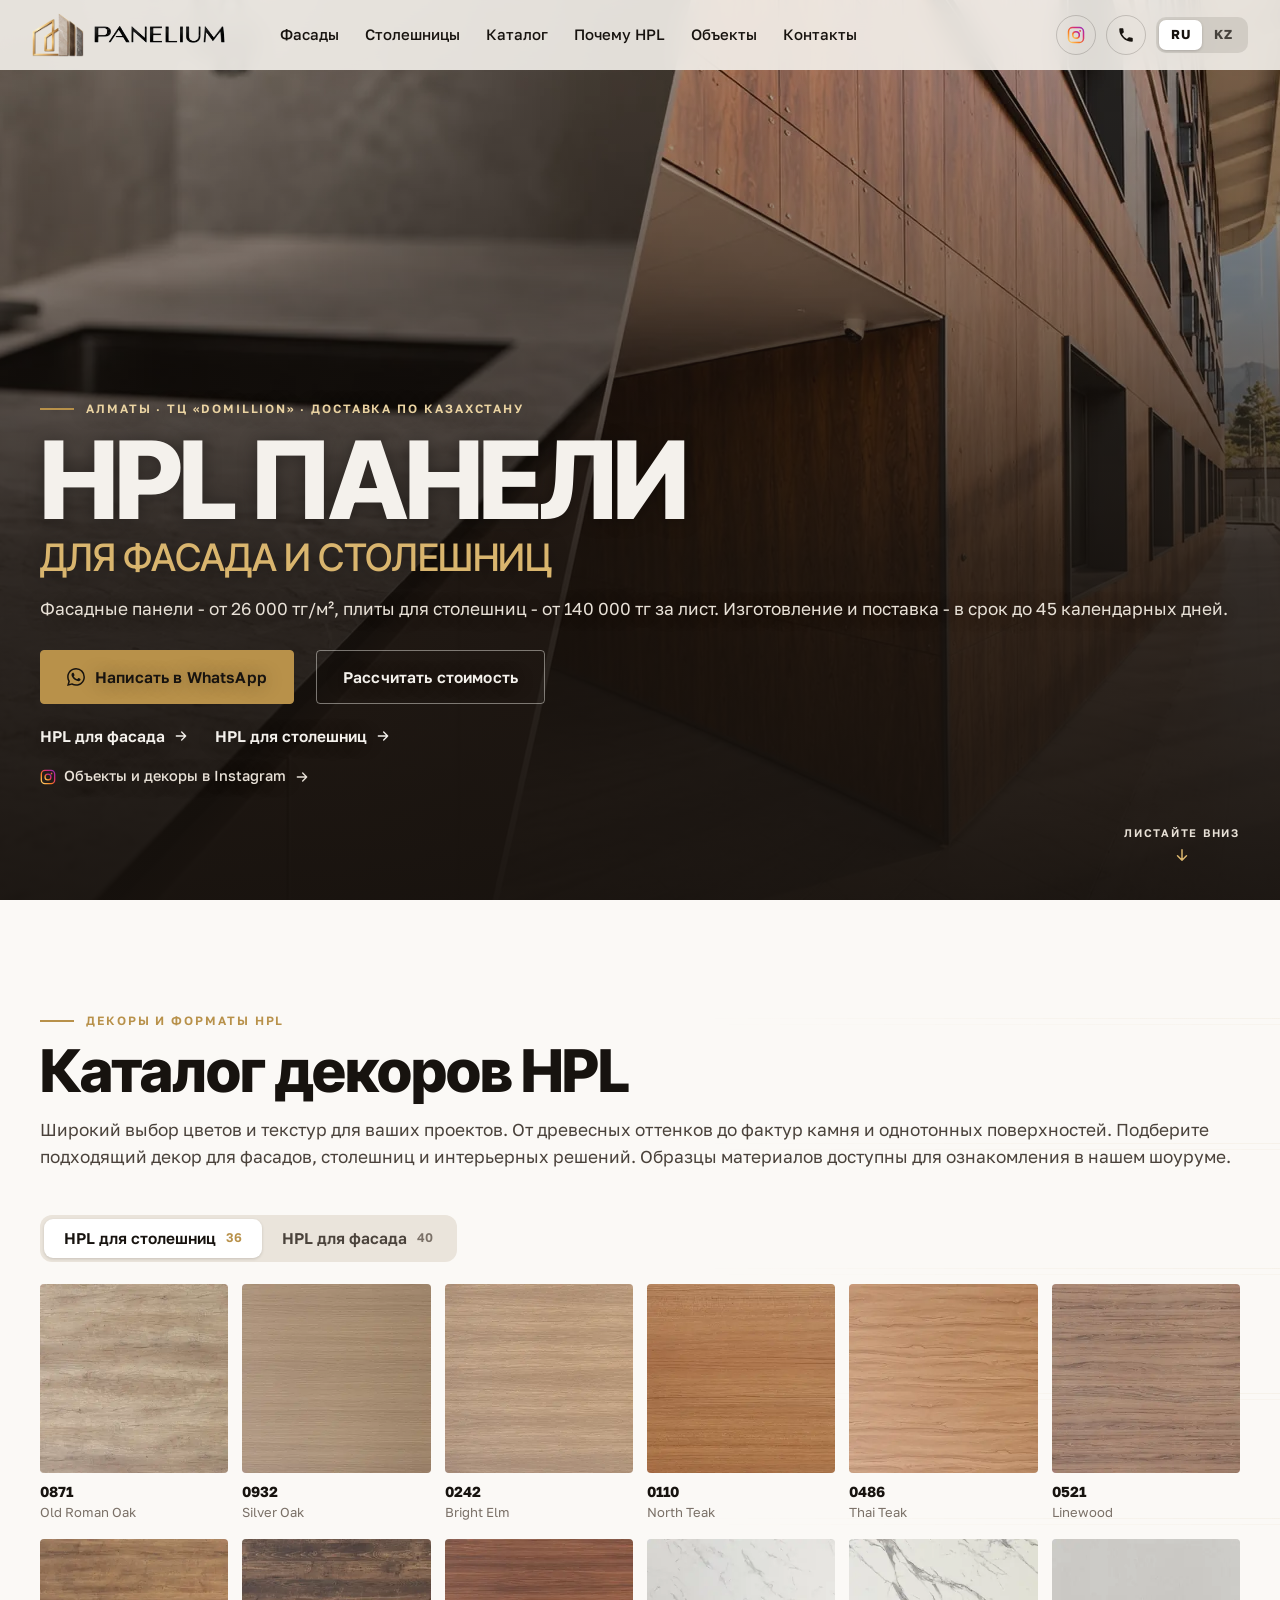
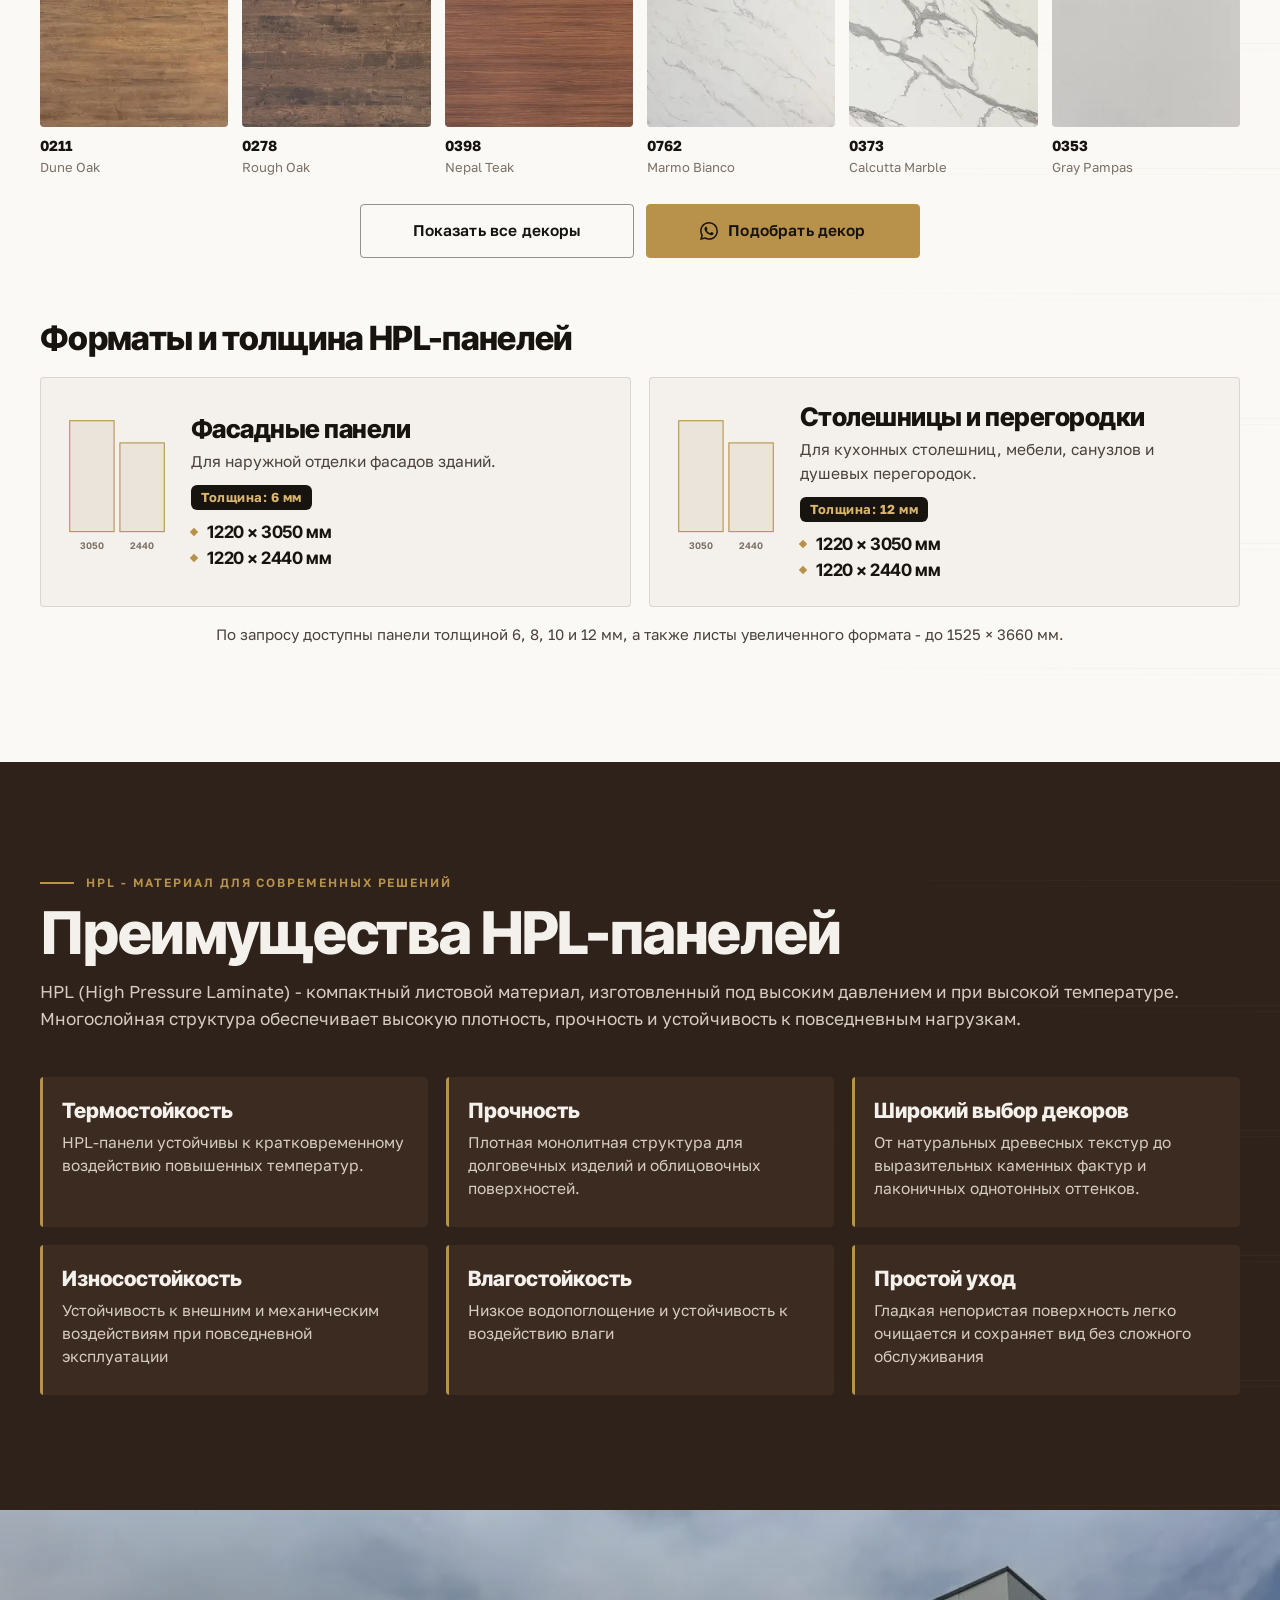
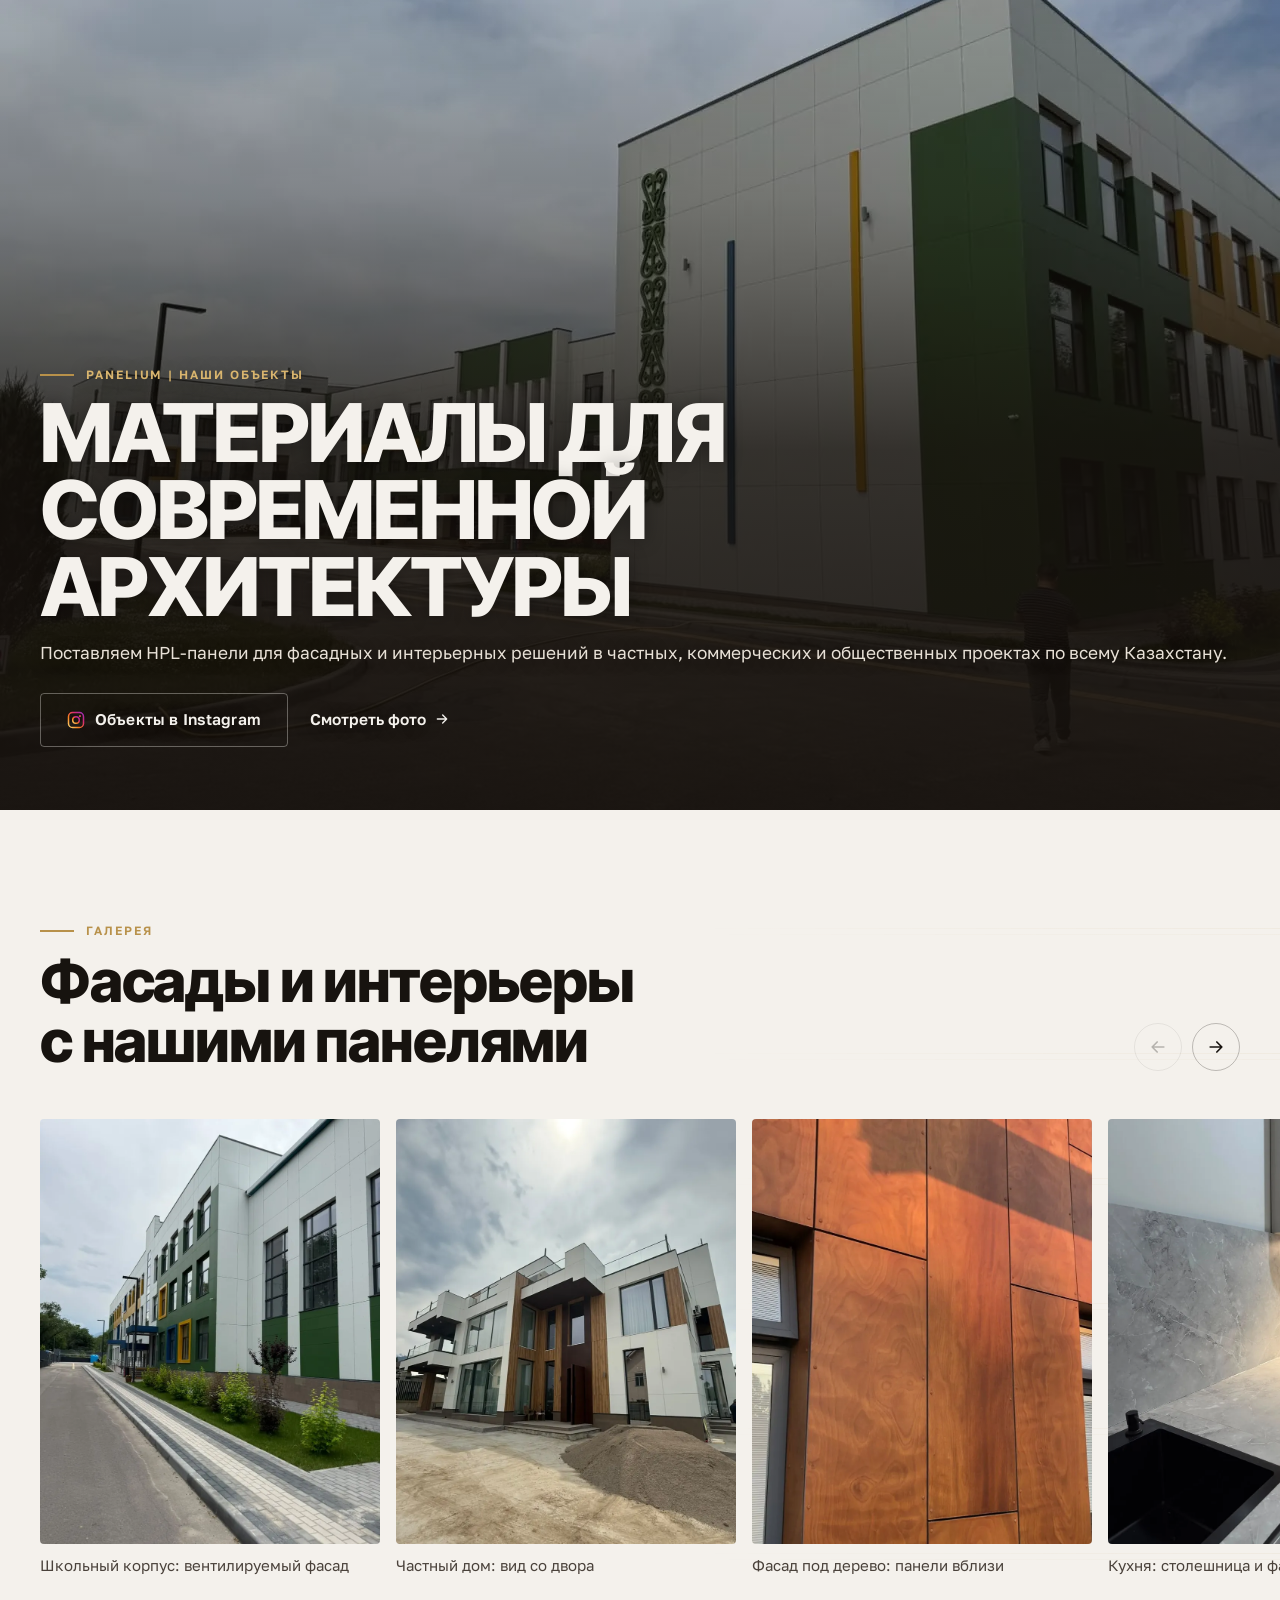
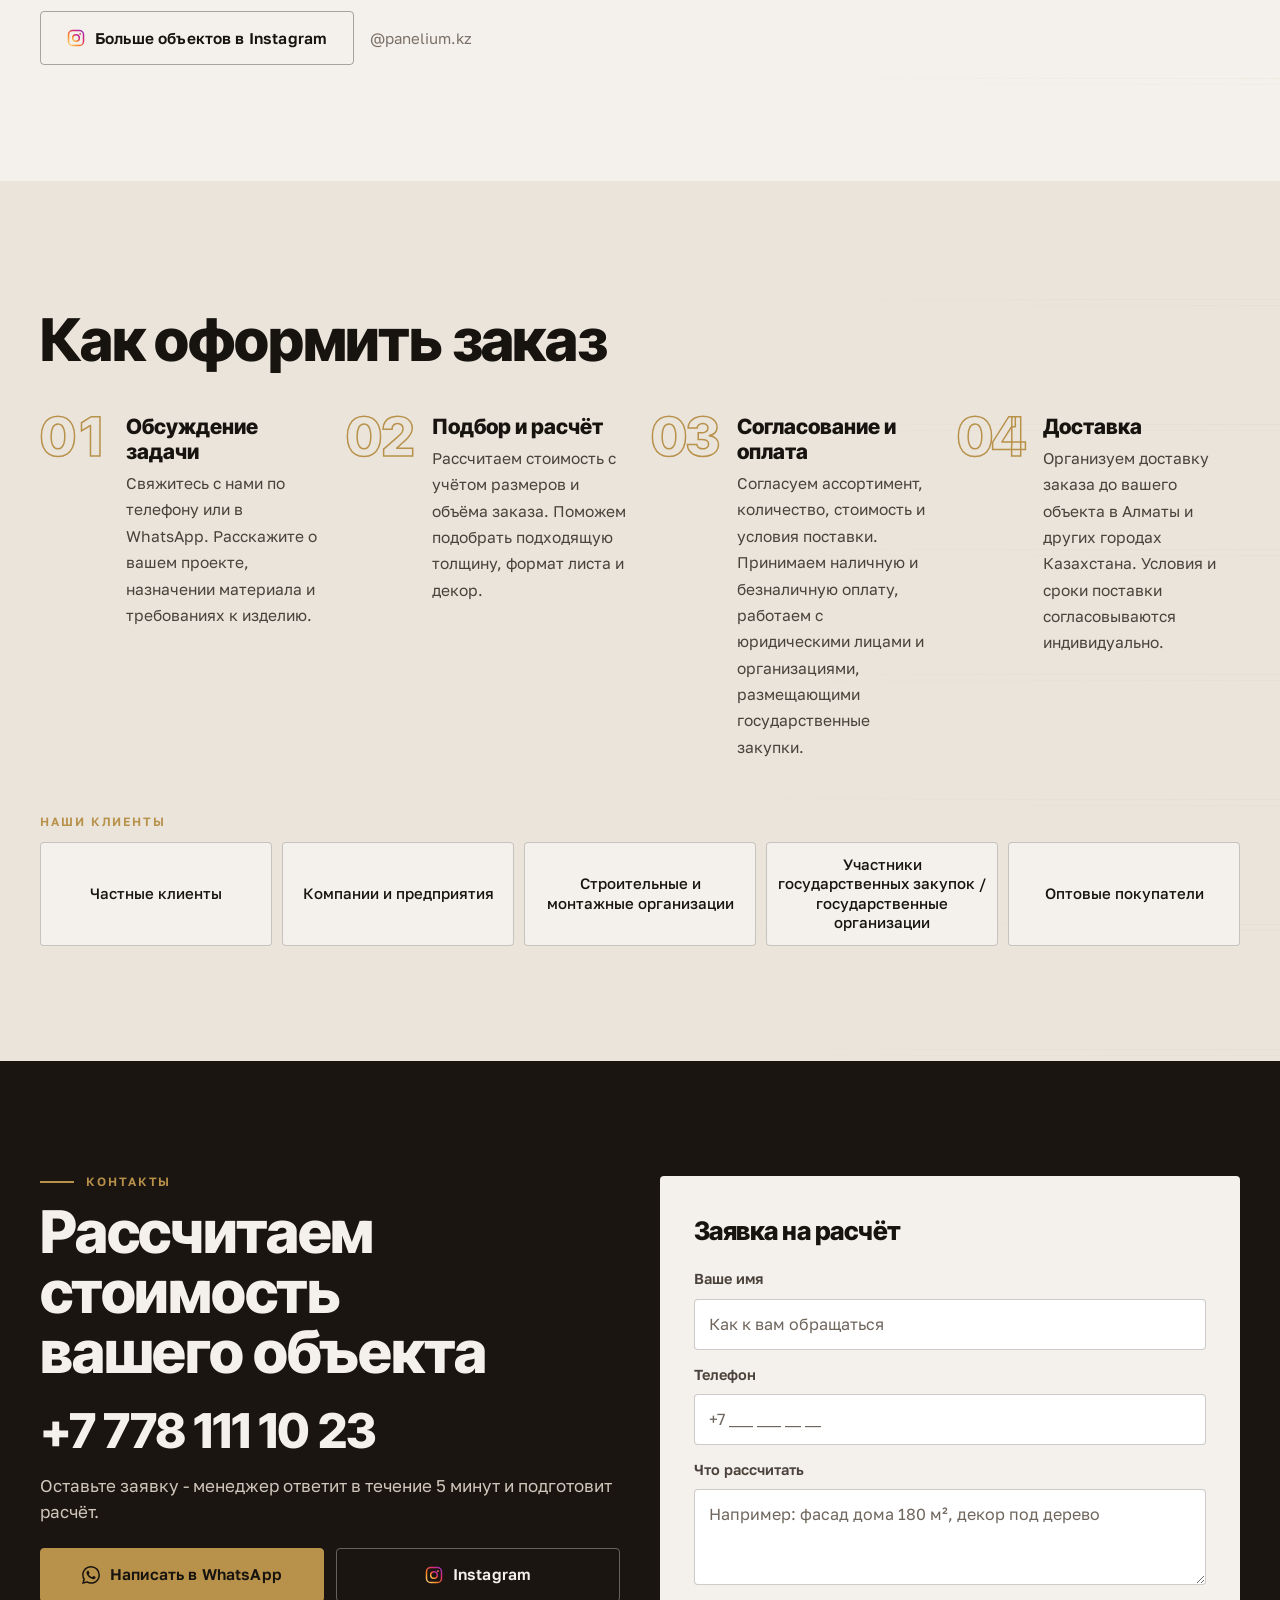
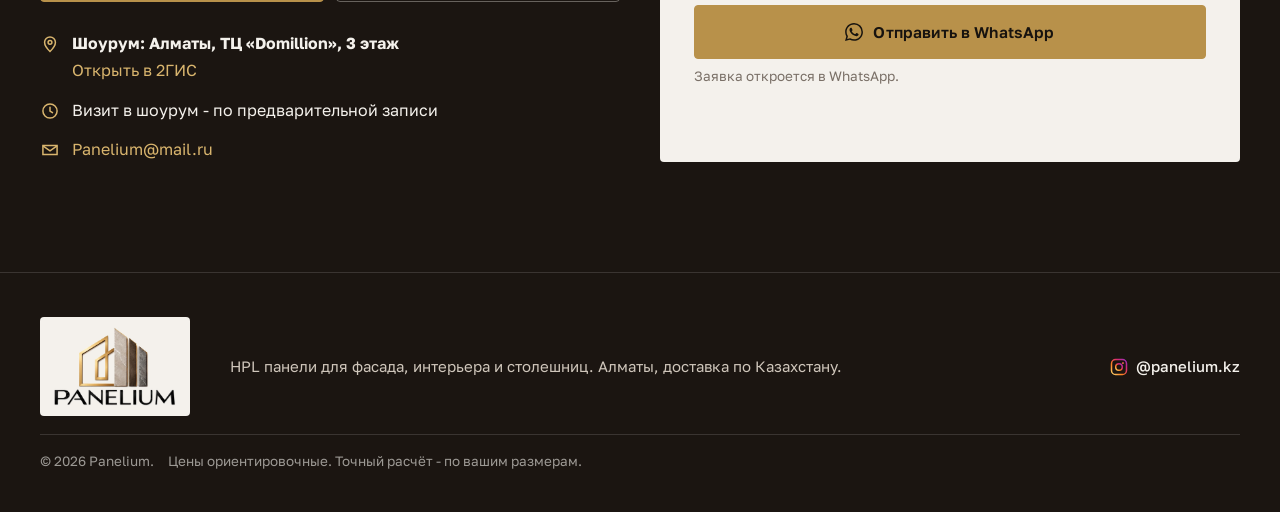
<file: index.html>
<!doctype html>
<html lang="ru">
<head>
<meta charset="utf-8">
<meta name="viewport" content="width=device-width, initial-scale=1, viewport-fit=cover">
<script async src="https://www.googletagmanager.com/gtag/js?id=AW-18528765409"></script>
<script>
  window.dataLayer = window.dataLayer || [];
  function gtag(){dataLayer.push(arguments);}
  gtag('js', new Date());
  gtag('config', 'AW-18528765409');

  /* Конверсии Google Ads. sendTo по умолчанию - «Интерактивные номера телефонов».
     Если передан url - переход выполняется в event_callback (для ссылок с переходом). */
  var AW_CONV = {
    phone:   'AW-18528765409/8lwiCOKp0qQdEOGLmoNF',
    form:    'AW-18528765409/APZOCKS80qQdEOGLmoNF',
    contact: 'AW-18528765409/bsU7CMnJ0qQdEOGLmoNF'
  };
  function gtag_report_conversion(url, sendTo) {
    var done = false;
    var callback = function () {
      if (done) return;
      done = true;
      if (typeof (url) != 'undefined' && url) window.location = url;
    };
    gtag('event', 'conversion', {
      'send_to': sendTo || AW_CONV.phone,
      'value': 1.0,
      'currency': 'USD',
      'event_callback': callback
    });
    if (typeof (url) != 'undefined' && url) window.setTimeout(callback, 1000);
    return false;
  }
</script>
<title>HPL панели для фасада и столешниц в Алматы - Panelium</title>
<meta name="description" content="Panelium: HPL панели для фасада от 26 000 тг/м², плиты для столешниц от 140 000 ₸ за лист. Более 70 декоров. Шоурум в Алматы (ТЦ «Domillion»), доставка по Казахстану, срок до 45 дней.">
<link rel="canonical" href="https://panelium.com.kz/">
<meta name="theme-color" content="#F4F1EC">
<meta property="og:type" content="website">
<meta property="og:locale" content="ru_RU">
<meta property="og:site_name" content="Panelium">
<meta property="og:title" content="HPL панели для фасада и столешниц в Алматы - Panelium">
<meta property="og:description" content="Фасадные HPL панели от 26 000 тг/м², столешницы от 140 000 ₸ за лист. Шоурум в Алматы, доставка по Казахстану за 45 дней.">
<meta property="og:url" content="https://panelium.com.kz/">
<meta property="og:image" content="https://panelium.com.kz/assets/og-image.jpg">
<meta property="og:image:width" content="1200">
<meta property="og:image:height" content="630">
<meta name="twitter:card" content="summary_large_image">
<meta name="twitter:title" content="HPL панели для фасада и столешниц в Алматы - Panelium">
<meta name="twitter:description" content="Фасадные HPL панели от 26 000 тг/м², столешницы от 140 000 ₸ за лист. Шоурум в Алматы, доставка по Казахстану за 45 дней.">
<meta name="twitter:image" content="https://panelium.com.kz/assets/og-image.jpg">
<link rel="icon" href="favicon.ico" sizes="16x16 32x32 48x48">
<link rel="icon" href="assets/icon-192.png" type="image/png" sizes="192x192">
<link rel="apple-touch-icon" href="assets/apple-touch-icon.png">
<link rel="preconnect" href="https://fonts.googleapis.com">
<link rel="preconnect" href="https://fonts.gstatic.com" crossorigin>
<link rel="stylesheet" href="https://fonts.googleapis.com/css2?family=Inter+Tight:wght@500;800&family=Golos+Text:wght@400;500;600&display=swap">
<link rel="preload" as="image" href="assets/img/hero-hpl-wide.webp" media="(min-width: 761px)" fetchpriority="high">
<link rel="preload" as="image" href="assets/img/hero-hpl-tall.webp" media="(max-width: 760px)" fetchpriority="high">
<link rel="stylesheet" href="styles.css?v=20261021-1">
<script type="application/ld+json">
{
  "@context": "https://schema.org",
  "@type": "LocalBusiness",
  "name": "Panelium",
  "description": "HPL панели для фасада, интерьера, столешниц и перегородок. Шоурум в Алматы, доставка по Казахстану.",
  "url": "https://panelium.com.kz/",
  "image": "https://panelium.com.kz/assets/og-image.jpg",
  "logo": "https://panelium.com.kz/assets/logo-full.webp",
  "telephone": "+77781111023",
  "email": "Panelium@mail.ru",
  "priceRange": "от 26 000 KZT за м2",
  "address": {
    "@type": "PostalAddress",
    "streetAddress": "ТЦ «Domillion», 3 этаж",
    "addressLocality": "Алматы",
    "addressCountry": "KZ"
  },
  "areaServed": "Казахстан",
  "sameAs": ["https://www.instagram.com/panelium.kz/"],
  "makesOffer": [
    {"@type": "Offer", "name": "HPL панели для фасада", "price": "26000", "priceCurrency": "KZT", "unitText": "м2"},
    {"@type": "Offer", "name": "HPL столешницы", "price": "140000", "priceCurrency": "KZT", "unitText": "лист"}
  ]
}
</script>
<script src="https://lead-bot.sultan-askarov-kz.workers.dev/t.js" data-site="panelium" defer></script>
</head>
<body>
<svg width="0" height="0" style="position:absolute" aria-hidden="true" focusable="false">
  <symbol id="ic-wa" viewBox="0 0 24 24"><path fill="currentColor" d="M17.472 14.382c-.297-.149-1.758-.867-2.03-.967-.273-.099-.471-.148-.67.15-.197.297-.767.966-.94 1.164-.173.199-.347.223-.644.075-.297-.15-1.255-.463-2.39-1.475-.883-.788-1.48-1.761-1.653-2.059-.173-.297-.018-.458.13-.606.134-.133.298-.347.446-.52.149-.174.198-.298.298-.497.099-.198.05-.371-.025-.52-.075-.149-.669-1.612-.916-2.207-.242-.579-.487-.5-.669-.51-.173-.008-.371-.01-.57-.01-.198 0-.52.074-.792.372-.272.297-1.04 1.016-1.04 2.479 0 1.462 1.065 2.875 1.213 3.074.149.198 2.096 3.2 5.077 4.487.709.306 1.262.489 1.694.625.712.227 1.36.195 1.871.118.571-.085 1.758-.719 2.006-1.413.248-.694.248-1.289.173-1.413-.074-.124-.272-.198-.57-.347m-5.421 7.403h-.004a9.87 9.87 0 0 1-5.031-1.378l-.361-.214-3.741.982.998-3.648-.235-.374a9.86 9.86 0 0 1-1.51-5.26c.001-5.45 4.436-9.884 9.888-9.884 2.64 0 5.122 1.03 6.988 2.898a9.825 9.825 0 0 1 2.893 6.994c-.003 5.45-4.437 9.884-9.885 9.884m8.413-18.297A11.815 11.815 0 0 0 12.05 0C5.495 0 .16 5.335.157 11.892c0 2.096.547 4.142 1.588 5.945L.057 24l6.305-1.654a11.882 11.882 0 0 0 5.683 1.448h.005c6.554 0 11.89-5.335 11.893-11.893a11.821 11.821 0 0 0-3.48-8.413Z"/></symbol>
  <symbol id="ic-ig" viewBox="0 0 24 24">
    <defs><linearGradient id="igg" x1="0" y1="1" x2="1" y2="0"><stop offset="0" stop-color="#FEDA75"/><stop offset=".35" stop-color="#FA7E1E"/><stop offset=".7" stop-color="#D62976"/><stop offset="1" stop-color="#962FBF"/></linearGradient></defs>
    <rect x="2" y="2" width="20" height="20" rx="5.5" fill="none" stroke="url(#igg)" stroke-width="2"/>
    <circle cx="12" cy="12" r="4.4" fill="none" stroke="url(#igg)" stroke-width="2"/>
    <circle cx="17.4" cy="6.6" r="1.3" fill="url(#igg)"/>
  </symbol>
  <symbol id="ic-tel" viewBox="0 0 24 24"><path fill="currentColor" d="M6.6 10.8a15.1 15.1 0 0 0 6.6 6.6l2.2-2.2c.3-.3.7-.4 1-.2 1.1.4 2.3.6 3.6.6.6 0 1 .4 1 1V20c0 .6-.4 1-1 1A17 17 0 0 1 3 4c0-.6.4-1 1-1h3.5c.6 0 1 .4 1 1 0 1.3.2 2.5.6 3.6.1.3 0 .7-.2 1l-2.3 2.2Z"/></symbol>
  <symbol id="ic-arr" viewBox="0 0 24 24"><path fill="none" stroke="currentColor" stroke-width="2" stroke-linecap="round" stroke-linejoin="round" d="M5 12h14M13 6l6 6-6 6"/></symbol>
  <symbol id="ic-mail" viewBox="0 0 24 24"><path fill="none" stroke="currentColor" stroke-width="1.8" d="M3.5 6.5h17v11h-17z"/><path fill="none" stroke="currentColor" stroke-width="1.8" d="m3.5 7 8.5 6 8.5-6"/></symbol>
  <symbol id="ic-pin" viewBox="0 0 24 24"><path fill="none" stroke="currentColor" stroke-width="1.8" d="M12 21s-6.5-6-6.5-11a6.5 6.5 0 0 1 13 0c0 5-6.5 11-6.5 11Z"/><circle cx="12" cy="10" r="2.3" fill="none" stroke="currentColor" stroke-width="1.8"/></symbol>
  <symbol id="ic-clock" viewBox="0 0 24 24"><circle cx="12" cy="12" r="8.5" fill="none" stroke="currentColor" stroke-width="1.8"/><path fill="none" stroke="currentColor" stroke-width="1.8" stroke-linecap="round" d="M12 7.5V12l3 2"/></symbol>
</svg>

<a class="skip" href="#dekory" data-i="skip">К содержанию</a>

<header class="hdr" id="hdr">
  <div class="hdr-in">
    <a class="brand" href="#top" aria-label="Panelium - на главную" data-i-aria="brand.aria">
      <img class="brand-sign" src="assets/logo-sign.webp" width="120" height="104" alt="" decoding="async">
      <img class="brand-word" src="assets/logo-word.webp" width="240" height="33" alt="Panelium" decoding="async">
    </a>
    <nav class="nav" aria-label="Разделы сайта" data-i-aria="nav.aria">
      <a href="fasad/" data-i="nav.fasad">Фасады</a>
      <a href="stoleshnitsy/" data-i="nav.stol">Столешницы</a>
      <a href="#dekory" data-i="nav.katalog">Каталог</a>
      <a href="#pochemu" data-i="nav.hpl">Почему HPL</a>
      <a href="#raboty" data-i="nav.obekty">Объекты</a>
      <a href="#kontakty" data-i="nav.kontakty">Контакты</a>
    </nav>
    <div class="hdr-right">
      <a class="ico ico-ig" href="https://www.instagram.com/panelium.kz/" target="_blank" rel="noopener" aria-label="Instagram Panelium" data-i-aria="ig.aria"><svg width="18" height="18"><use href="#ic-ig"/></svg></a>
      <a class="ico ico-tel" href="tel:+77781111023" aria-label="Позвонить +7 778 111 10 23" data-i-aria="tel.aria"><svg width="18" height="18"><use href="#ic-tel"/></svg></a>
      <div class="lang" role="group" aria-label="Язык сайта" data-i-aria="lang.aria">
        <button type="button" data-lang="ru" class="is-active" aria-pressed="true" lang="ru">RU</button>
        <button type="button" data-lang="kk" aria-pressed="false">KZ</button>
      </div>
      <button class="burger" type="button" aria-label="Меню" data-i-aria="menu.aria" aria-expanded="false" aria-controls="menu"><span></span><span></span></button>
    </div>
  </div>
</header>

<div class="menu" id="menu" hidden>
  <nav class="menu-in" aria-label="Мобильное меню" data-i-aria="menu.nav">
    <a href="fasad/" data-i="m.fasad">HPL для фасада</a>
    <a href="stoleshnitsy/" data-i="m.stol">HPL для столешниц</a>
    <a href="#dekory" data-i="m.dekor">Декоры и размеры</a>
    <a href="#pochemu" data-i="m.hpl">Почему HPL</a>
    <a href="#raboty" data-i="m.obekty">Объекты</a>
    <a href="#kak" data-i="m.kak">Как купить</a>
    <a href="#kontakty" data-i="m.kontakty">Контакты и шоурум</a>
    <div class="menu-foot">
      <a class="btn btn-solid" href="tel:+77781111023"><svg width="18" height="18"><use href="#ic-tel"/></svg><span>+7 778 111 10 23</span></a>
      <a class="btn btn-wa" data-wa="default" href="https://wa.me/77781111023"><svg width="18" height="18"><use href="#ic-wa"/></svg><span data-i="cta.wa">Написать в WhatsApp</span></a>
      <a class="btn btn-ghost" href="https://www.instagram.com/panelium.kz/" target="_blank" rel="noopener"><svg width="18" height="18"><use href="#ic-ig"/></svg><span>Instagram</span></a>
    </div>
  </nav>
</div>

<main id="main">

<!-- ГЕРОЙ -->
<div class="pw pw-hero" id="top">
  <section class="plate pl-hero t-night" data-theme="dark">
    <div class="ph ph-hero" aria-hidden="true">
      <picture>
        <source media="(max-width: 760px)" srcset="assets/img/hero-hpl-tall.webp">
        <img src="assets/img/hero-hpl-wide.webp" width="1600" height="900" alt="" fetchpriority="high" decoding="async">
      </picture>
    </div>
    <div class="grad" aria-hidden="true"></div>
    <div class="pl-in hero-in">
      <div class="txt hero-txt">
        <p class="kick"><span class="dash"></span><span class="kick-t"><span data-i="hero.kick">Алматы · ТЦ «Domillion»</span><span class="kick-sep"> · </span><span class="kick-2" data-i="hero.kick2">доставка по Казахстану</span></span></p>
        <h1 id="h1"><span class="l1" data-i="hero.h1a">HPL панели</span><span class="l2" data-i="hero.h1b">для фасада и столешниц</span></h1>
        <p class="lead" data-i="hero.lead">Фасадные панели - от 26 000 тг/м², плиты для столешниц - от 140 000 тг за лист. Изготовление и поставка - в срок до 45 календарных дней.</p>
        <div class="cta">
          <a class="btn btn-wa" data-wa="hero" href="https://wa.me/77781111023"><svg width="18" height="18"><use href="#ic-wa"/></svg><span data-i="cta.wa">Написать в WhatsApp</span></a>
          <a class="btn btn-ghost" href="#zayavka"><span data-i="cta.calc">Рассчитать стоимость</span></a>
        </div>
        <div class="hero-routes">
          <a class="lnk" href="fasad/"><span data-i="m.fasad">HPL для фасада</span><svg width="16" height="16"><use href="#ic-arr"/></svg></a>
          <a class="lnk" href="stoleshnitsy/"><span data-i="m.stol">HPL для столешниц</span><svg width="16" height="16"><use href="#ic-arr"/></svg></a>
        </div>
        <a class="iglink" href="https://www.instagram.com/panelium.kz/" target="_blank" rel="noopener"><svg width="16" height="16"><use href="#ic-ig"/></svg><span data-i="hero.ig">Объекты и декоры в Instagram</span><svg class="arr-i" width="16" height="16"><use href="#ic-arr"/></svg></a>
      </div>
    </div>
    <a class="cue" id="cue" href="#dekory"><span data-i="scroll">Листайте вниз</span><svg width="18" height="18"><use href="#ic-arr"/></svg></a>
  </section>
</div>


<!-- ДЕКОРЫ И РАЗМЕРЫ -->
<section class="sec sec-dekor" id="dekory" data-theme="light">
  <div class="wrap">
    <div class="head rv">
      <p class="kick"><span class="dash"></span><span data-i="dk.kick">Декоры и форматы HPL</span></p>
      <h2 data-i="dk.h2">Каталог декоров HPL</h2>
      <p class="lead" data-i="dk.lead">Широкий выбор цветов и текстур для ваших проектов. От древесных оттенков до фактур камня и однотонных поверхностей. Подберите подходящий декор для фасадов, столешниц и интерьерных решений. Образцы материалов доступны для ознакомления в нашем шоуруме.</p>
    </div>
    <div class="dk-tabs" role="tablist" aria-label="Каталог декоров" data-i-aria="dk.tabs">
      <button type="button" role="tab" id="tab-stol" aria-controls="dk-stol" aria-selected="true" class="is-active" data-dk="stol"><span data-i="dk.t1">HPL для столешниц</span><i>36</i></button>
      <button type="button" role="tab" id="tab-fas" aria-controls="dk-fas" aria-selected="false" tabindex="-1" data-dk="fas"><span data-i="dk.t2">HPL для фасада</span><i>40</i></button>
    </div>
    <div class="dk-panel" id="dk-stol" role="tabpanel" aria-labelledby="tab-stol">
      <ul class="sw-grid">
          <li class="sw"><img src="assets/img/dekor/st-0871.webp" width="320" height="320" alt="" loading="lazy" decoding="async"><b>0871</b><span class="sw-n">Old Roman Oak</span></li>
          <li class="sw"><img src="assets/img/dekor/st-0932.webp" width="320" height="320" alt="" loading="lazy" decoding="async"><b>0932</b><span class="sw-n">Silver Oak</span></li>
          <li class="sw"><img src="assets/img/dekor/st-0242.webp" width="320" height="320" alt="" loading="lazy" decoding="async"><b>0242</b><span class="sw-n">Bright Elm</span></li>
          <li class="sw"><img src="assets/img/dekor/st-0110.webp" width="320" height="320" alt="" loading="lazy" decoding="async"><b>0110</b><span class="sw-n">North Teak</span></li>
          <li class="sw"><img src="assets/img/dekor/st-0486.webp" width="320" height="320" alt="" loading="lazy" decoding="async"><b>0486</b><span class="sw-n">Thai Teak</span></li>
          <li class="sw"><img src="assets/img/dekor/st-0521.webp" width="320" height="320" alt="" loading="lazy" decoding="async"><b>0521</b><span class="sw-n">Linewood</span></li>
          <li class="sw"><img src="assets/img/dekor/st-0211.webp" width="320" height="320" alt="" loading="lazy" decoding="async"><b>0211</b><span class="sw-n">Dune Oak</span></li>
          <li class="sw"><img src="assets/img/dekor/st-0278.webp" width="320" height="320" alt="" loading="lazy" decoding="async"><b>0278</b><span class="sw-n">Rough Oak</span></li>
          <li class="sw"><img src="assets/img/dekor/st-0398.webp" width="320" height="320" alt="" loading="lazy" decoding="async"><b>0398</b><span class="sw-n">Nepal Teak</span></li>
          <li class="sw"><img src="assets/img/dekor/st-0762.webp" width="320" height="320" alt="" loading="lazy" decoding="async"><b>0762</b><span class="sw-n">Marmo Bianco</span></li>
          <li class="sw"><img src="assets/img/dekor/st-0373.webp" width="320" height="320" alt="" loading="lazy" decoding="async"><b>0373</b><span class="sw-n">Calcutta Marble</span></li>
          <li class="sw"><img src="assets/img/dekor/st-0353.webp" width="320" height="320" alt="" loading="lazy" decoding="async"><b>0353</b><span class="sw-n">Gray Pampas</span></li>
          <li class="sw"><img src="assets/img/dekor/st-0975.webp" width="320" height="320" alt="" loading="lazy" decoding="async"><b>0975</b><span class="sw-n">Rijeka Eiche</span></li>
          <li class="sw"><img src="assets/img/dekor/st-0339.webp" width="320" height="320" alt="" loading="lazy" decoding="async"><b>0339</b><span class="sw-n">White Smoke Stone</span></li>
          <li class="sw"><img src="assets/img/dekor/st-0097.webp" width="320" height="320" alt="" loading="lazy" decoding="async"><b>0097</b><span class="sw-n">Essential Wall</span></li>
          <li class="sw"><img src="assets/img/dekor/st-0370.webp" width="320" height="320" alt="" loading="lazy" decoding="async"><b>0370</b><span class="sw-n">Bleached Concrete</span></li>
          <li class="sw"><img src="assets/img/dekor/st-0700.webp" width="320" height="320" alt="" loading="lazy" decoding="async"><b>0700</b><span class="sw-n">Pearl Gray</span></li>
          <li class="sw"><img src="assets/img/dekor/st-0315.webp" width="320" height="320" alt="" loading="lazy" decoding="async"><b>0315</b><span class="sw-n">Beach Cave Stone</span></li>
          <li class="sw"><img src="assets/img/dekor/st-0825.webp" width="320" height="320" alt="" loading="lazy" decoding="async"><b>0825</b><span class="sw-n">Beige Pampas</span></li>
          <li class="sw"><img src="assets/img/dekor/st-0509.webp" width="320" height="320" alt="" loading="lazy" decoding="async"><b>0509</b><span class="sw-n">Sulphite</span></li>
          <li class="sw"><img src="assets/img/dekor/st-0508.webp" width="320" height="320" alt="" loading="lazy" decoding="async"><b>0508</b><span class="sw-n">Pearl Soapstone</span></li>
          <li class="sw"><img src="assets/img/dekor/st-0928.webp" width="320" height="320" alt="" loading="lazy" decoding="async"><b>0928</b><span class="sw-n">Meteor Stone</span></li>
          <li class="sw"><img src="assets/img/dekor/st-0917.webp" width="320" height="320" alt="" loading="lazy" decoding="async"><b>0917</b><span class="sw-n">Snowdrop</span></li>
          <li class="sw"><img src="assets/img/dekor/st-0310.webp" width="320" height="320" alt="" loading="lazy" decoding="async"><b>0310</b><span class="sw-n">Ancient Stone</span></li>
          <li class="sw"><img src="assets/img/dekor/st-0365.webp" width="320" height="320" alt="" loading="lazy" decoding="async"><b>0365</b><span class="sw-n">Metallic Black</span></li>
          <li class="sw"><img src="assets/img/dekor/st-0483.webp" width="320" height="320" alt="" loading="lazy" decoding="async"><b>0483</b><span class="sw-n">Earthquake</span></li>
          <li class="sw"><img src="assets/img/dekor/st-0767.webp" width="320" height="320" alt="" loading="lazy" decoding="async"><b>0767</b><span class="sw-n">Portoro</span></li>
          <li class="sw"><img src="assets/img/dekor/st-0355.webp" width="320" height="320" alt="" loading="lazy" decoding="async"><b>0355</b><span class="sw-n">Bronzite</span></li>
          <li class="sw"><img src="assets/img/dekor/st-0775.webp" width="320" height="320" alt="" loading="lazy" decoding="async"><b>0775</b><span class="sw-n">Caracatta</span></li>
          <li class="sw"><img src="assets/img/dekor/st-0776.webp" width="320" height="320" alt="" loading="lazy" decoding="async"><b>0776</b><span class="sw-n">Black Space</span></li>
          <li class="sw"><img src="assets/img/dekor/st-0786.webp" width="320" height="320" alt="" loading="lazy" decoding="async"><b>0786</b><span class="sw-n">Snowflake Stone</span></li>
          <li class="sw"><img src="assets/img/dekor/st-0827.webp" width="320" height="320" alt="" loading="lazy" decoding="async"><b>0827</b><span class="sw-n">Horizon Line</span></li>
          <li class="sw"><img src="assets/img/dekor/st-0828.webp" width="320" height="320" alt="" loading="lazy" decoding="async"><b>0828</b><span class="sw-n">Sunlit Night</span></li>
          <li class="sw"><img src="assets/img/dekor/st-0288.webp" width="320" height="320" alt="" loading="lazy" decoding="async"><b>0288</b><span class="sw-n">Rock Gold</span></li>
          <li class="sw"><img src="assets/img/dekor/st-0814.webp" width="320" height="320" alt="" loading="lazy" decoding="async"><b>0814</b><span class="sw-n">Palisanbro Brown</span></li>
          <li class="sw"><img src="assets/img/dekor/st-0283.webp" width="320" height="320" alt="" loading="lazy" decoding="async"><b>0283</b><span class="sw-n">Black Rock Line Stone</span></li>
      </ul>
    </div>
    <div class="dk-panel" id="dk-fas" role="tabpanel" aria-labelledby="tab-fas" hidden>
      <ul class="sw-grid">
          <li class="sw"><img src="assets/img/dekor/fs-A601.webp" width="320" height="320" alt="" loading="lazy" decoding="async"><b>A601</b><span class="sw-n" data-i="dk.g4">Под металл</span></li>
          <li class="sw"><img src="assets/img/dekor/fs-CP801.webp" width="320" height="320" alt="" loading="lazy" decoding="async"><b>CP801</b><span class="sw-n" data-i="dk.g1">Однотонный</span></li>
          <li class="sw"><img src="assets/img/dekor/fs-D601.webp" width="320" height="320" alt="" loading="lazy" decoding="async"><b>D601</b><span class="sw-n" data-i="dk.g1">Однотонный</span></li>
          <li class="sw"><img src="assets/img/dekor/fs-D603.webp" width="320" height="320" alt="" loading="lazy" decoding="async"><b>D603</b><span class="sw-n" data-i="dk.g1">Однотонный</span></li>
          <li class="sw"><img src="assets/img/dekor/fs-D604.webp" width="320" height="320" alt="" loading="lazy" decoding="async"><b>D604</b><span class="sw-n" data-i="dk.g1">Однотонный</span></li>
          <li class="sw"><img src="assets/img/dekor/fs-D605.webp" width="320" height="320" alt="" loading="lazy" decoding="async"><b>D605</b><span class="sw-n" data-i="dk.g1">Однотонный</span></li>
          <li class="sw"><img src="assets/img/dekor/fs-D606.webp" width="320" height="320" alt="" loading="lazy" decoding="async"><b>D606</b><span class="sw-n" data-i="dk.g1">Однотонный</span></li>
          <li class="sw"><img src="assets/img/dekor/fs-S603.webp" width="320" height="320" alt="" loading="lazy" decoding="async"><b>S603</b><span class="sw-n" data-i="dk.g1">Однотонный</span></li>
          <li class="sw"><img src="assets/img/dekor/fs-SP805.webp" width="320" height="320" alt="" loading="lazy" decoding="async"><b>SP805</b><span class="sw-n" data-i="dk.g2">Под камень</span></li>
          <li class="sw"><img src="assets/img/dekor/fs-SP806.webp" width="320" height="320" alt="" loading="lazy" decoding="async"><b>SP806</b><span class="sw-n" data-i="dk.g2">Под камень</span></li>
          <li class="sw"><img src="assets/img/dekor/fs-SP810.webp" width="320" height="320" alt="" loading="lazy" decoding="async"><b>SP810</b><span class="sw-n" data-i="dk.g2">Под камень</span></li>
          <li class="sw"><img src="assets/img/dekor/fs-SP815.webp" width="320" height="320" alt="" loading="lazy" decoding="async"><b>SP815</b><span class="sw-n" data-i="dk.g2">Под камень</span></li>
          <li class="sw"><img src="assets/img/dekor/fs-WD607.webp" width="320" height="320" alt="" loading="lazy" decoding="async"><b>WD607</b><span class="sw-n" data-i="dk.g3">Под дерево</span></li>
          <li class="sw"><img src="assets/img/dekor/fs-WD608.webp" width="320" height="320" alt="" loading="lazy" decoding="async"><b>WD608</b><span class="sw-n" data-i="dk.g3">Под дерево</span></li>
          <li class="sw"><img src="assets/img/dekor/fs-WD609.webp" width="320" height="320" alt="" loading="lazy" decoding="async"><b>WD609</b><span class="sw-n" data-i="dk.g3">Под дерево</span></li>
          <li class="sw"><img src="assets/img/dekor/fs-WD610.webp" width="320" height="320" alt="" loading="lazy" decoding="async"><b>WD610</b><span class="sw-n" data-i="dk.g3">Под дерево</span></li>
          <li class="sw"><img src="assets/img/dekor/fs-WD611.webp" width="320" height="320" alt="" loading="lazy" decoding="async"><b>WD611</b><span class="sw-n" data-i="dk.g3">Под дерево</span></li>
          <li class="sw"><img src="assets/img/dekor/fs-WD613.webp" width="320" height="320" alt="" loading="lazy" decoding="async"><b>WD613</b><span class="sw-n" data-i="dk.g3">Под дерево</span></li>
          <li class="sw"><img src="assets/img/dekor/fs-WD614.webp" width="320" height="320" alt="" loading="lazy" decoding="async"><b>WD614</b><span class="sw-n" data-i="dk.g3">Под дерево</span></li>
          <li class="sw"><img src="assets/img/dekor/fs-WD615.webp" width="320" height="320" alt="" loading="lazy" decoding="async"><b>WD615</b><span class="sw-n" data-i="dk.g3">Под дерево</span></li>
          <li class="sw"><img src="assets/img/dekor/fs-WD617.webp" width="320" height="320" alt="" loading="lazy" decoding="async"><b>WD617</b><span class="sw-n" data-i="dk.g3">Под дерево</span></li>
          <li class="sw"><img src="assets/img/dekor/fs-WD802.webp" width="320" height="320" alt="" loading="lazy" decoding="async"><b>WD802</b><span class="sw-n" data-i="dk.g3">Под дерево</span></li>
          <li class="sw"><img src="assets/img/dekor/fs-WD803.webp" width="320" height="320" alt="" loading="lazy" decoding="async"><b>WD803</b><span class="sw-n" data-i="dk.g3">Под дерево</span></li>
          <li class="sw"><img src="assets/img/dekor/fs-WD804.webp" width="320" height="320" alt="" loading="lazy" decoding="async"><b>WD804</b><span class="sw-n" data-i="dk.g3">Под дерево</span></li>
          <li class="sw"><img src="assets/img/dekor/fs-WD806.webp" width="320" height="320" alt="" loading="lazy" decoding="async"><b>WD806</b><span class="sw-n" data-i="dk.g3">Под дерево</span></li>
          <li class="sw"><img src="assets/img/dekor/fs-WD812.webp" width="320" height="320" alt="" loading="lazy" decoding="async"><b>WD812</b><span class="sw-n" data-i="dk.g3">Под дерево</span></li>
          <li class="sw"><img src="assets/img/dekor/fs-WD818.webp" width="320" height="320" alt="" loading="lazy" decoding="async"><b>WD818</b><span class="sw-n" data-i="dk.g3">Под дерево</span></li>
          <li class="sw"><img src="assets/img/dekor/fs-WD819.webp" width="320" height="320" alt="" loading="lazy" decoding="async"><b>WD819</b><span class="sw-n" data-i="dk.g3">Под дерево</span></li>
          <li class="sw"><img src="assets/img/dekor/fs-WD820.webp" width="320" height="320" alt="" loading="lazy" decoding="async"><b>WD820</b><span class="sw-n" data-i="dk.g3">Под дерево</span></li>
          <li class="sw"><img src="assets/img/dekor/fs-WD821.webp" width="320" height="320" alt="" loading="lazy" decoding="async"><b>WD821</b><span class="sw-n" data-i="dk.g3">Под дерево</span></li>
          <li class="sw"><img src="assets/img/dekor/fs-WD822.webp" width="320" height="320" alt="" loading="lazy" decoding="async"><b>WD822</b><span class="sw-n" data-i="dk.g3">Под дерево</span></li>
          <li class="sw"><img src="assets/img/dekor/fs-WD823.webp" width="320" height="320" alt="" loading="lazy" decoding="async"><b>WD823</b><span class="sw-n" data-i="dk.g3">Под дерево</span></li>
          <li class="sw"><img src="assets/img/dekor/fs-WD824.webp" width="320" height="320" alt="" loading="lazy" decoding="async"><b>WD824</b><span class="sw-n" data-i="dk.g3">Под дерево</span></li>
          <li class="sw"><img src="assets/img/dekor/fs-WD825.webp" width="320" height="320" alt="" loading="lazy" decoding="async"><b>WD825</b><span class="sw-n" data-i="dk.g3">Под дерево</span></li>
          <li class="sw"><img src="assets/img/dekor/fs-WD826.webp" width="320" height="320" alt="" loading="lazy" decoding="async"><b>WD826</b><span class="sw-n" data-i="dk.g3">Под дерево</span></li>
          <li class="sw"><img src="assets/img/dekor/fs-WD828.webp" width="320" height="320" alt="" loading="lazy" decoding="async"><b>WD828</b><span class="sw-n" data-i="dk.g3">Под дерево</span></li>
          <li class="sw"><img src="assets/img/dekor/fs-WD831.webp" width="320" height="320" alt="" loading="lazy" decoding="async"><b>WD831</b><span class="sw-n" data-i="dk.g3">Под дерево</span></li>
          <li class="sw"><img src="assets/img/dekor/fs-WD832.webp" width="320" height="320" alt="" loading="lazy" decoding="async"><b>WD832</b><span class="sw-n" data-i="dk.g3">Под дерево</span></li>
          <li class="sw"><img src="assets/img/dekor/fs-WD833.webp" width="320" height="320" alt="" loading="lazy" decoding="async"><b>WD833</b><span class="sw-n" data-i="dk.g3">Под дерево</span></li>
          <li class="sw"><img src="assets/img/dekor/fs-WD835.webp" width="320" height="320" alt="" loading="lazy" decoding="async"><b>WD835</b><span class="sw-n" data-i="dk.g3">Под дерево</span></li>
      </ul>
    </div>
    <div class="dk-foot">
      <button class="btn btn-ghost dk-more" type="button" aria-expanded="false"><span data-i="dk.more">Показать все декоры</span></button>
      <a class="btn btn-wa" data-wa="dekor" href="https://wa.me/77781111023"><svg width="18" height="18"><use href="#ic-wa"/></svg><span data-i="dk.cta">Подобрать декор</span></a>
    </div>
    <h3 class="sz-h rv" data-i="dk.sh">Форматы и толщина HPL-панелей</h3>
    <div class="sz-row" id="razmery">
      <article class="sz rv">
        <svg class="sz-svg" viewBox="0 0 132 200" aria-hidden="true" focusable="false"><rect x="1" y="1" width="61" height="152.5"/><rect x="70" y="31.5" width="61" height="122"/><text x="31.5" y="178">3050</text><text x="100.5" y="178">2440</text></svg>
        <div class="sz-t">
          <h3 data-i="dk.s1">Фасадные панели</h3>
          <p class="sz-u" data-i="dk.s1u">Для наружной отделки фасадов зданий.</p>
          <p class="sz-k" data-i="dk.s1k">Толщина: 6 мм</p>
          <ul class="sz-l"><li>1220 × 3050 мм</li><li>1220 × 2440 мм</li></ul>
        </div>
      </article>
      <article class="sz rv">
        <svg class="sz-svg" viewBox="0 0 132 200" aria-hidden="true" focusable="false"><rect x="1" y="1" width="61" height="152.5"/><rect x="70" y="31.5" width="61" height="122"/><text x="31.5" y="178">3050</text><text x="100.5" y="178">2440</text></svg>
        <div class="sz-t">
          <h3 data-i="dk.s2">Столешницы и перегородки</h3>
          <p class="sz-u" data-i="dk.s2u">Для кухонных столешниц, мебели, санузлов и душевых перегородок.</p>
          <p class="sz-k" data-i="dk.s2k">Толщина: 12 мм</p>
          <ul class="sz-l"><li>1220 × 3050 мм</li><li>1220 × 2440 мм</li></ul>
        </div>
      </article>
    </div>
    <p class="sz-note" data-i="dk.note">По запросу доступны панели толщиной 6, 8, 10 и 12 мм, а также листы увеличенного формата - до 1525 × 3660 мм.</p>
  </div>
</section>

<!-- ПОЧЕМУ HPL -->
<section class="sec sec-hpl t-brown" id="pochemu" data-theme="dark">
  <div class="wrap">
    <div class="head rv">
      <p class="kick"><span class="dash"></span><span data-i="h.kick">HPL - материал для современных решений</span></p>
      <h2 data-i="h.h2">Преимущества HPL-панелей</h2>
      <p class="lead" data-i="h.lead">HPL (High Pressure Laminate) - компактный листовой материал, изготовленный под высоким давлением и при высокой температуре. Многослойная структура обеспечивает высокую плотность, прочность и устойчивость к повседневным нагрузкам.</p>
    </div>
    <div class="bt-tiles rv">
        <div class="tile"><b data-i="h.f1">Термостойкость</b><span data-i="h.f1t">HPL-панели устойчивы к кратковременному воздействию повышенных температур.</span></div>
        <div class="tile"><b data-i="h.f2">Прочность</b><span data-i="h.f2t">Плотная монолитная структура для долговечных изделий и облицовочных поверхностей.</span></div>
        <div class="tile"><b data-i="h.f3">Широкий выбор декоров</b><span data-i="h.f3t">От натуральных древесных текстур до выразительных каменных фактур и лаконичных однотонных оттенков.</span></div>
        <div class="tile"><b data-i="h.t1">Износостойкость</b><span data-i="h.t1t">Устойчивость к внешним и механическим воздействиям при повседневной эксплуатации</span></div>
        <div class="tile"><b data-i="h.t2">Влагостойкость</b><span data-i="h.t2t">Низкое водопоглощение и устойчивость к воздействию влаги</span></div>
        <div class="tile"><b data-i="h.t3">Простой уход</b><span data-i="h.t3t">Гладкая непористая поверхность легко очищается и сохраняет вид без сложного обслуживания</span></div>
    </div>
  </div>
</section>

<!-- ОБЪЕКТЫ (плита) -->
<div class="pw" id="obekty">
  <section class="plate pl-photo t-night" data-theme="dark">
    <div class="ph" aria-hidden="true">
      <picture>
        <source media="(max-width: 760px)" srcset="assets/img/obekty-school-tall.webp">
        <img src="assets/img/obekty-school-wide.webp" width="1280" height="960" alt="" loading="lazy" decoding="async">
      </picture>
    </div>
    <div class="grad" aria-hidden="true"></div>
    <div class="pl-in">
      <div class="txt">
        <p class="kick"><span class="dash"></span><span data-i="o.kick">Panelium | Наши объекты</span></p>
        <h2 data-i="o.h2">Материалы для современной архитектуры</h2>
        <p class="lead" data-i="o.lead">Поставляем HPL-панели для фасадных и интерьерных решений в частных, коммерческих и общественных проектах по всему Казахстану.</p>
        <div class="cta">
          <a class="btn btn-ig" href="https://www.instagram.com/panelium.kz/" target="_blank" rel="noopener"><svg width="18" height="18"><use href="#ic-ig"/></svg><span data-i="o.ig">Объекты в Instagram</span></a>
          <a class="lnk" href="#raboty"><span data-i="o.more">Смотреть фото</span><svg width="16" height="16"><use href="#ic-arr"/></svg></a>
        </div>
      </div>
    </div>
  </section>
</div>

<!-- ФОТО ОБЪЕКТОВ -->
<section class="sec sec-raboty" id="raboty" data-theme="light">
  <div class="wrap">
    <div class="head head-row rv">
      <div>
        <p class="kick"><span class="dash"></span><span data-i="r.kick">Галерея</span></p>
        <h2 data-i="r.h2">Фасады и интерьеры с нашими панелями</h2>
      </div>
      <div class="arrs">
        <button class="arr" type="button" data-for="rail-obj" data-dir="-1" aria-label="Назад" data-i-aria="arr.prev"><svg width="20" height="20" style="transform:scaleX(-1)"><use href="#ic-arr"/></svg></button>
        <button class="arr" type="button" data-for="rail-obj" data-dir="1" aria-label="Вперёд" data-i-aria="arr.next"><svg width="20" height="20"><use href="#ic-arr"/></svg></button>
      </div>
    </div>
  </div>
  <div class="rail-wrap">
    <div class="rail" id="rail-obj" tabindex="0" aria-label="Фотографии объектов" data-i-aria="rail.aria">
      <figure class="obj"><img src="assets/img/obj-school-4.webp" width="900" height="1125" alt="Вентилируемый фасад школьного корпуса из HPL панелей" data-i-alt="r.6a" loading="lazy" decoding="async"><figcaption data-i="r.6">Школьный корпус: вентилируемый фасад</figcaption></figure>
      <figure class="obj"><img src="assets/img/obj-dom-2.webp" width="900" height="1125" alt="Угол частного дома с фасадом из HPL панелей" data-i-alt="r.3a" loading="lazy" decoding="async"><figcaption data-i="r.3">Частный дом: вид со двора</figcaption></figure>
      <figure class="obj"><img src="assets/img/obj-wood-1.webp" width="900" height="1125" alt="Фасад из HPL панелей под дерево крупным планом" data-i-alt="r.7a" loading="lazy" decoding="async"><figcaption data-i="r.7">Фасад под дерево: панели вблизи</figcaption></figure>
      <figure class="obj"><img src="assets/img/obj-stol-2.webp" width="900" height="1125" alt="Кухня со столешницей и фартуком из HPL под мрамор" data-i-alt="rs.2a" loading="lazy" decoding="async"><figcaption data-i="rs.2">Кухня: столешница и фартук</figcaption></figure>
    </div>
  </div>
  <div class="wrap">
    <div class="ig-row rv">
      <a class="btn btn-ig" href="https://www.instagram.com/panelium.kz/" target="_blank" rel="noopener"><svg width="18" height="18"><use href="#ic-ig"/></svg><span data-i="r.ig">Больше объектов в Instagram</span></a>
      <span class="nick">@panelium.kz</span>
    </div>
  </div>
</section>

<!-- КАК КУПИТЬ -->
<section class="sec sec-kak" id="kak" data-theme="light">
  <div class="wrap">
    <div class="head rv">
      <h2 data-i="w.h2">Как оформить заказ</h2>
    </div>
    <ol class="steps">
      <li class="rv"><span class="num">01</span><div><b data-i="w.s1">Обсуждение задачи</b><span data-i="w.s1t">Свяжитесь с нами по телефону или в WhatsApp. Расскажите о вашем проекте, назначении материала и требованиях к изделию.</span></div></li>
      <li class="rv"><span class="num">02</span><div><b data-i="w.s2">Подбор и расчёт</b><span data-i="w.s2t">Рассчитаем стоимость с учётом размеров и объёма заказа. Поможем подобрать подходящую толщину, формат листа и декор.</span></div></li>
      <li class="rv"><span class="num">03</span><div><b data-i="w.s3">Согласование и оплата</b><span data-i="w.s3t">Согласуем ассортимент, количество, стоимость и условия поставки. Принимаем наличную и безналичную оплату, работаем с юридическими лицами и организациями, размещающими государственные закупки.</span></div></li>
      <li class="rv"><span class="num">04</span><div><b data-i="w.s4">Доставка</b><span data-i="w.s4t">Организуем доставку заказа до вашего объекта в Алматы и других городах Казахстана. Условия и сроки поставки согласовываются индивидуально.</span></div></li>
    </ol>
    <div class="who rv">
      <p class="who-t" data-i="w.who">Наши клиенты</p>
      <ul class="chips">
        <li data-i="w.w1">Частные клиенты</li>
        <li data-i="w.w2">Компании и предприятия</li>
        <li data-i="w.w3">Строительные и монтажные организации</li>
        <li data-i="w.w4">Участники государственных закупок / государственные организации</li>
        <li data-i="w.w5">Оптовые покупатели</li>
      </ul>
    </div>
  </div>
</section>

<!-- КОНТАКТЫ -->
<section class="sec sec-kontakty t-night" id="kontakty" data-theme="dark">
  <div class="wrap">
    <div class="kont">
      <div class="kont-l rv">
        <div class="head">
          <p class="kick"><span class="dash"></span><span data-i="c.kick">Контакты</span></p>
          <h2 data-i="c.h2">Рассчитаем стоимость вашего объекта</h2>
        </div>
        <a class="tel-big" href="tel:+77781111023">+7 778 111 10 23</a>
        <p class="kont-note" data-i="c.note">Оставьте заявку - менеджер ответит в течение 5 минут и подготовит расчёт.</p>
        <div class="kont-btns">
          <a class="btn btn-wa" data-wa="kontakty" href="https://wa.me/77781111023"><svg width="18" height="18"><use href="#ic-wa"/></svg><span data-i="cta.wa">Написать в WhatsApp</span></a>
          <a class="btn btn-ig" href="https://www.instagram.com/panelium.kz/" target="_blank" rel="noopener"><svg width="18" height="18"><use href="#ic-ig"/></svg><span>Instagram</span></a>
        </div>
        <ul class="kont-list">
          <li><svg width="20" height="20"><use href="#ic-pin"/></svg><span><b data-i="c.addr">Шоурум: Алматы, ТЦ «Domillion», 3 этаж</b><a href="https://2gis.kz/almaty/search/Panelium" target="_blank" rel="noopener" data-i="c.2gis">Открыть в 2ГИС</a></span></li>
          <li><svg width="20" height="20"><use href="#ic-clock"/></svg><span data-i="c.time">Визит в шоурум - по предварительной записи</span></li>
          <li><svg width="20" height="20"><use href="#ic-mail"/></svg><a href="mailto:Panelium@mail.ru">Panelium@mail.ru</a></li>
        </ul>
      </div>
      <form class="form rv" id="form" novalidate aria-labelledby="form-t">
        <div class="anchor" id="zayavka"></div>
        <h3 id="form-t" data-i="fm.h3">Заявка на расчёт</h3>
        <label for="f-name" data-i="fm.name">Ваше имя</label>
        <input id="f-name" name="name" type="text" autocomplete="name" placeholder="Как к вам обращаться" data-i-ph="fm.nameph" required>
        <label for="f-phone" data-i="fm.phone">Телефон</label>
        <input id="f-phone" name="phone" type="tel" autocomplete="tel" inputmode="tel" placeholder="+7 ___ ___ __ __" required>
        <label for="f-msg" data-i="fm.msg">Что рассчитать</label>
        <textarea id="f-msg" name="message" rows="3" placeholder="Например: фасад дома 180 м², декор под дерево" data-i-ph="fm.msgph"></textarea>
        <input class="hp" type="text" name="website" tabindex="-1" autocomplete="off" aria-hidden="true">
        <p class="ferr" id="ferr" hidden data-i="fm.err">Укажите имя и телефон, чтобы мы могли ответить.</p>
        <button class="btn btn-wa btn-big" type="submit"><svg width="18" height="18"><use href="#ic-wa"/></svg><span data-i="fm.btn">Отправить в WhatsApp</span></button>
        <p class="fnote" data-i="fm.note">Заявка откроется в WhatsApp.</p>
        <p class="thanks" id="thanks" hidden tabindex="-1" data-i="fm.thanks">Спасибо! Заявка открыта в WhatsApp - нажмите «Отправить» в чате.</p>
      </form>
    </div>
  </div>
</section>

</main>

<footer class="foot t-night">
  <div class="wrap foot-in">
    <a class="foot-brand" href="#top"><img src="assets/logo-full.webp" width="180" height="116" alt="Panelium" loading="lazy" decoding="async"></a>
    <p class="foot-txt" data-i="ft.txt">HPL панели для фасада, интерьера и столешниц. Алматы, доставка по Казахстану.</p>
    <a class="foot-ig" href="https://www.instagram.com/panelium.kz/" target="_blank" rel="noopener"><svg width="18" height="18"><use href="#ic-ig"/></svg><span>@panelium.kz</span></a>
    <p class="foot-copy"><span>&copy; <span id="year">2026</span> Panelium.</span> <span data-i="ft.copy">Цены ориентировочные. Точный расчёт - по вашим размерам.</span></p>
  </div>
</footer>

<div class="sticky" id="sticky" aria-label="Быстрая связь" data-i-aria="st.aria">
  <a class="st-tel" href="tel:+77781111023"><svg width="18" height="18"><use href="#ic-tel"/></svg><span data-i="st.call">Позвонить</span></a>
  <a class="st-wa" data-wa="sticky" href="https://wa.me/77781111023"><svg width="18" height="18"><use href="#ic-wa"/></svg><span>WhatsApp</span></a>
  <a class="st-ig" href="https://www.instagram.com/panelium.kz/" target="_blank" rel="noopener" aria-label="Instagram Panelium" data-i-aria="ig.aria"><svg width="20" height="20"><use href="#ic-ig"/></svg></a>
</div>

<script src="script.js?v=20261021-1" defer></script>
</body>
</html>
</file>
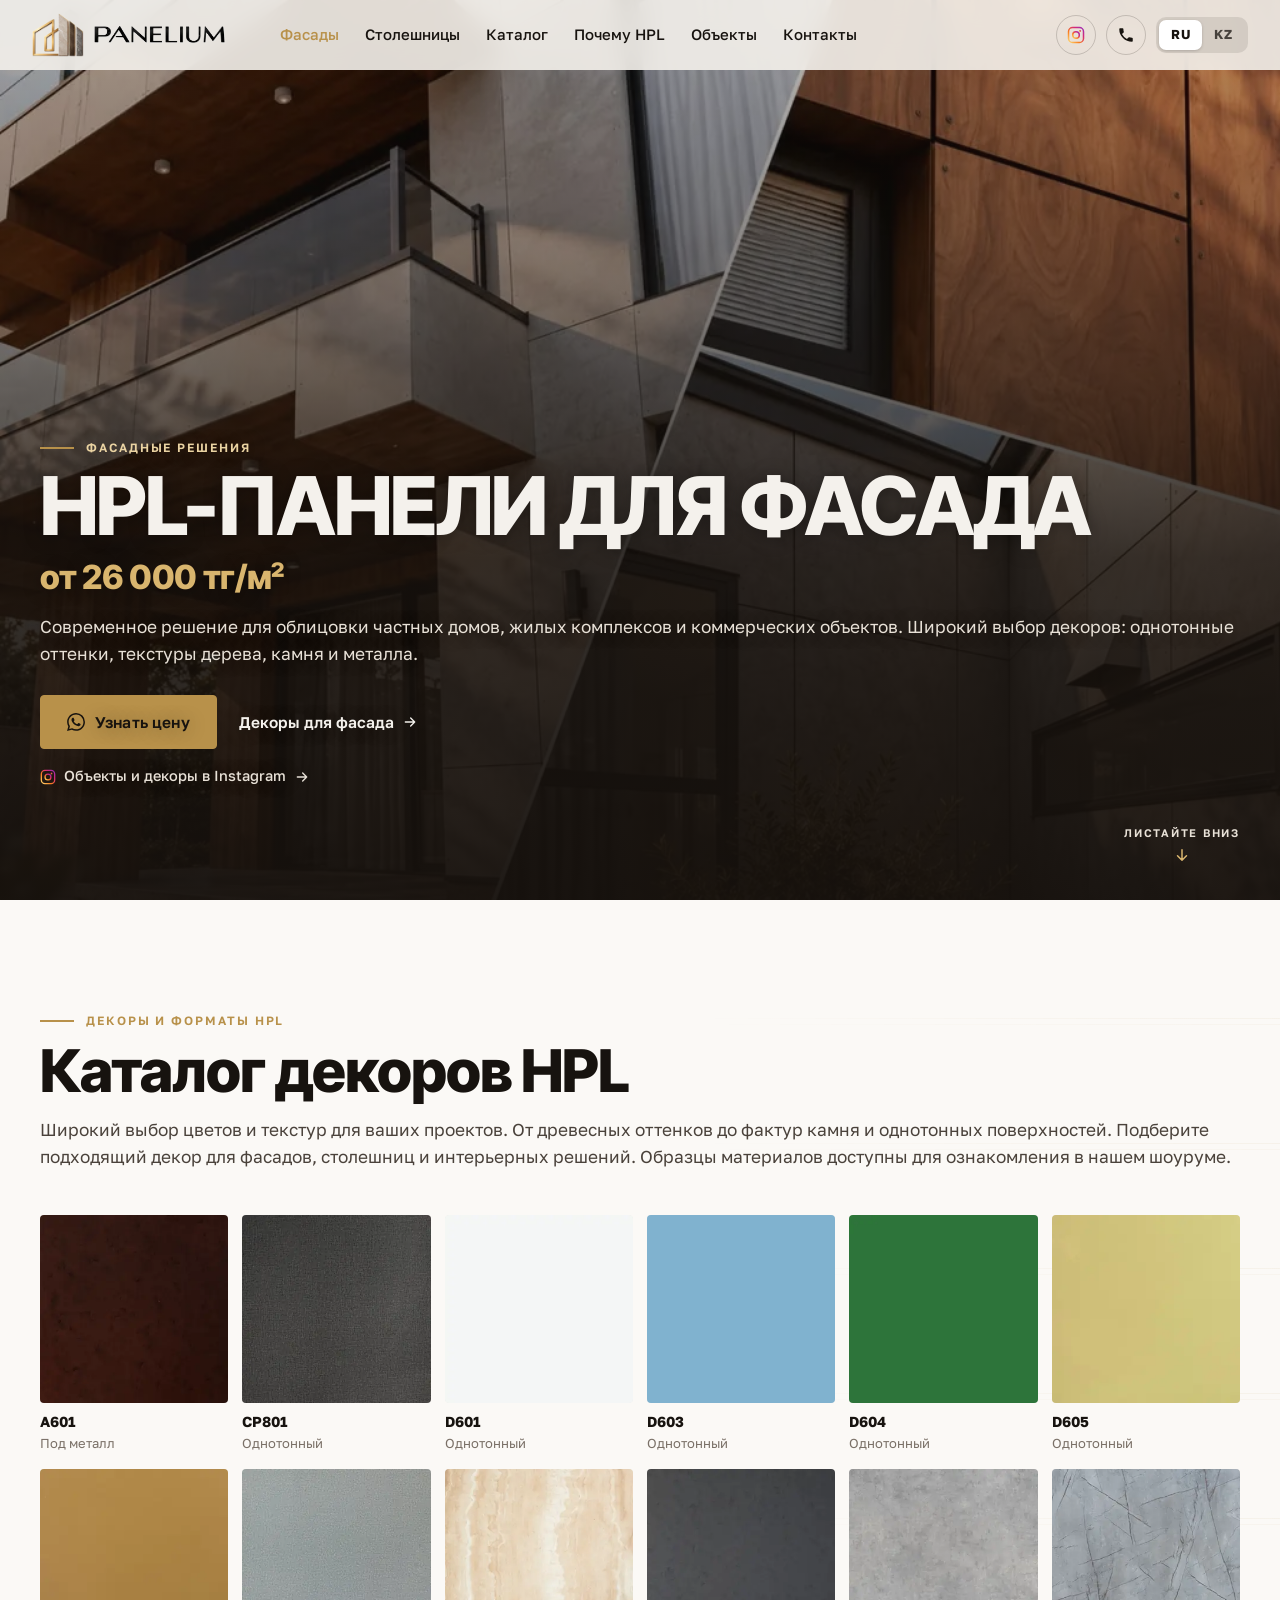
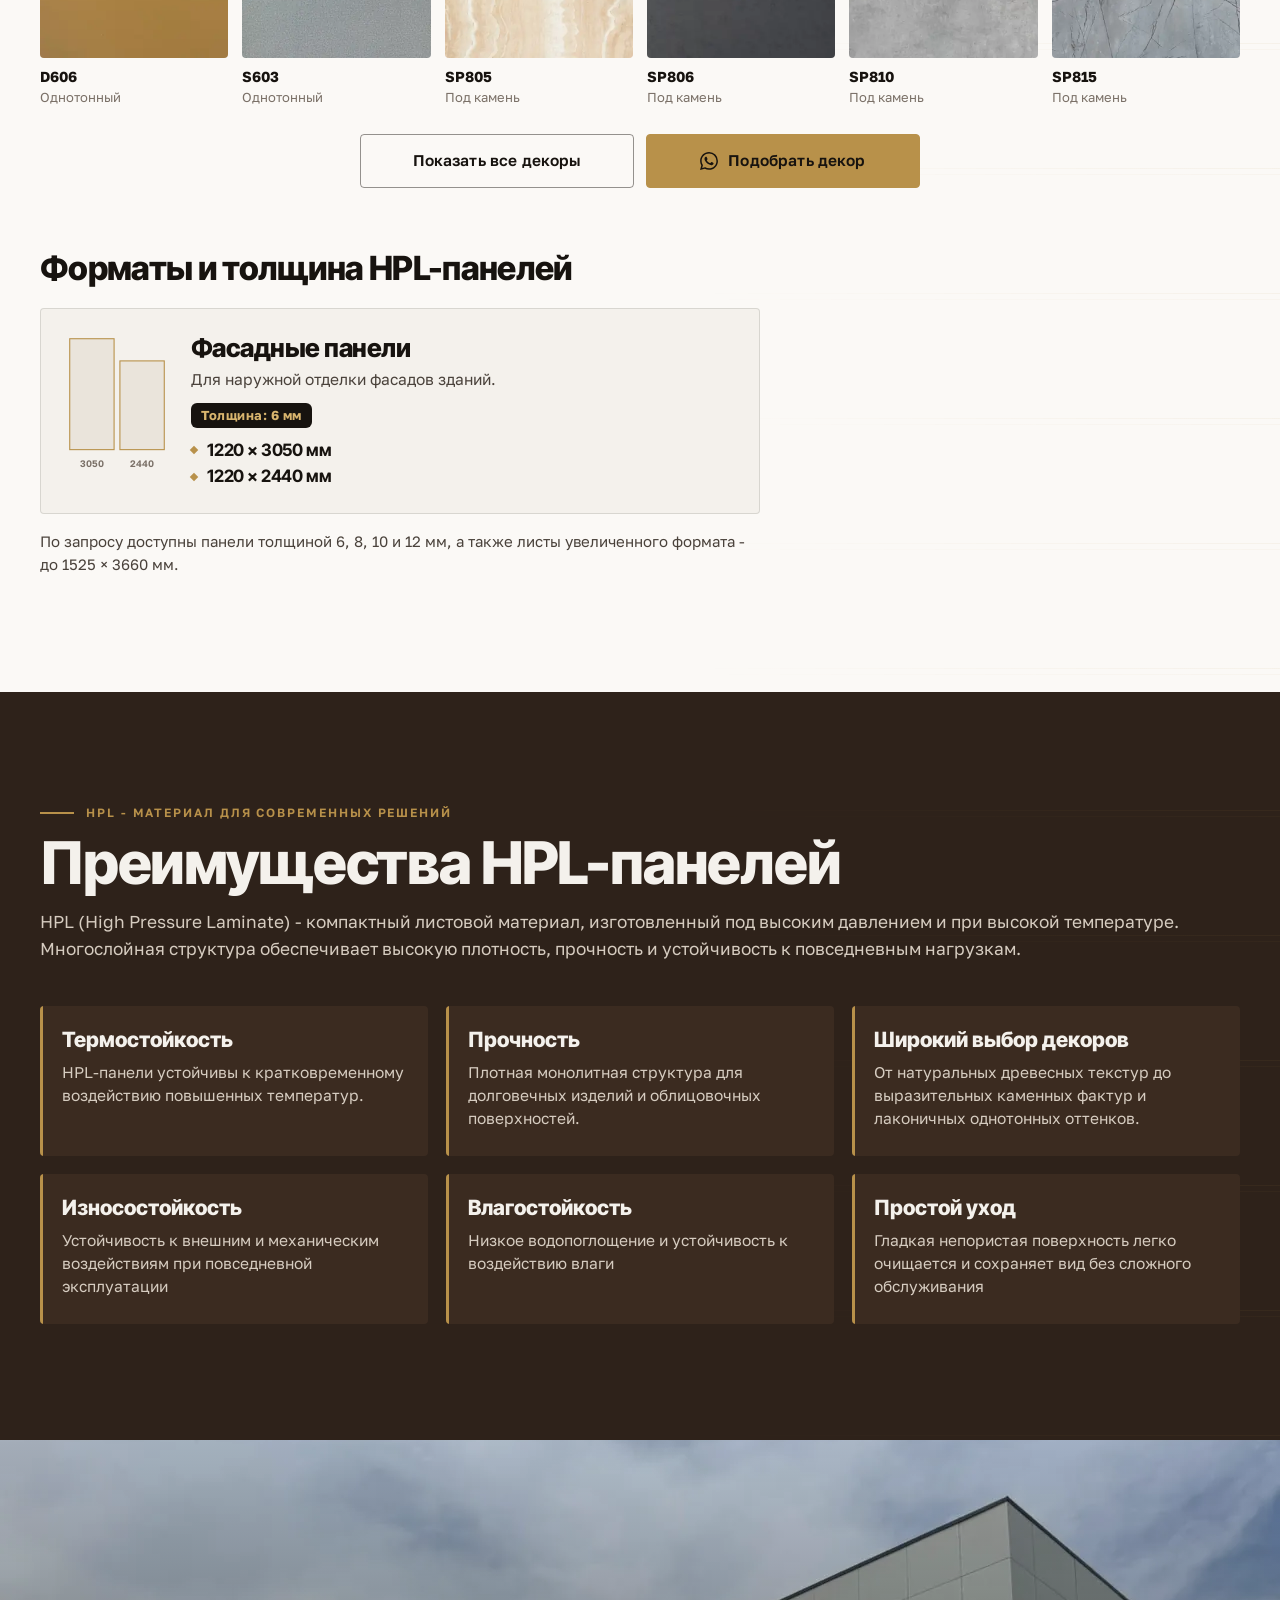
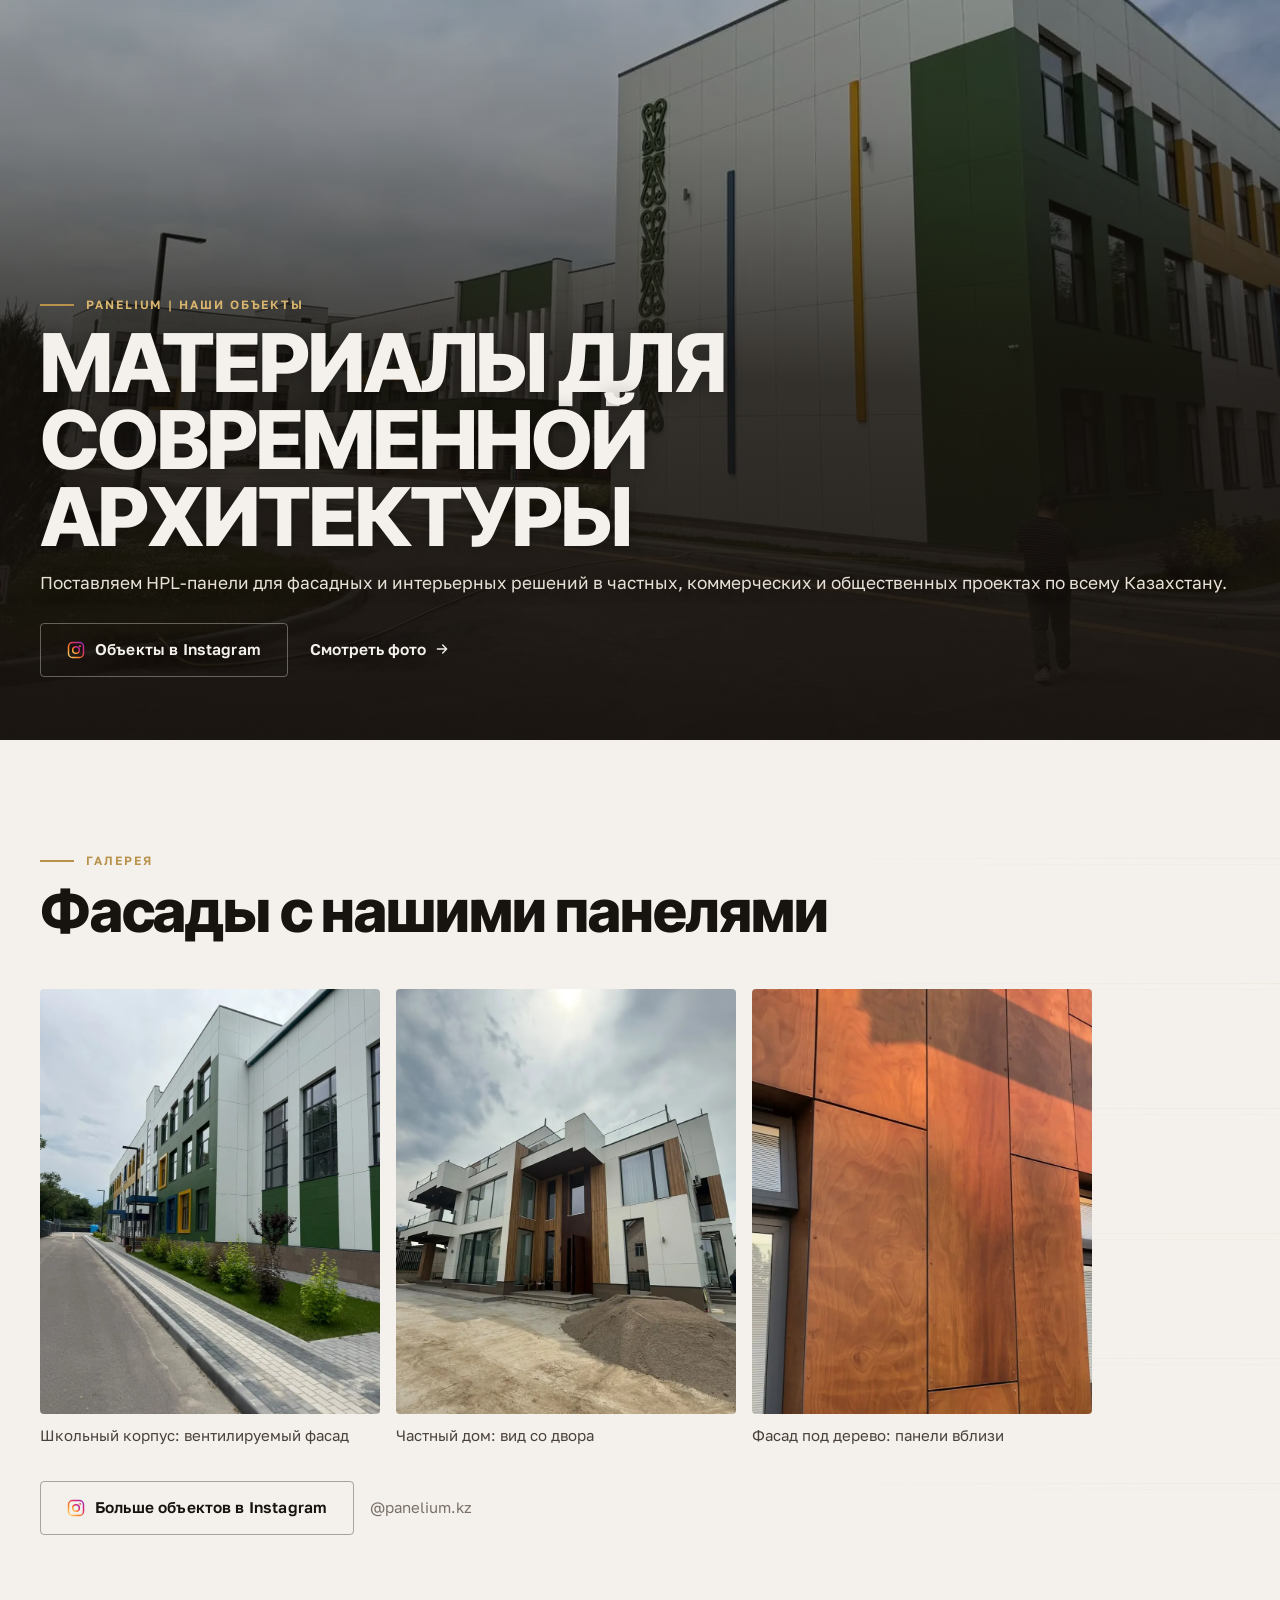
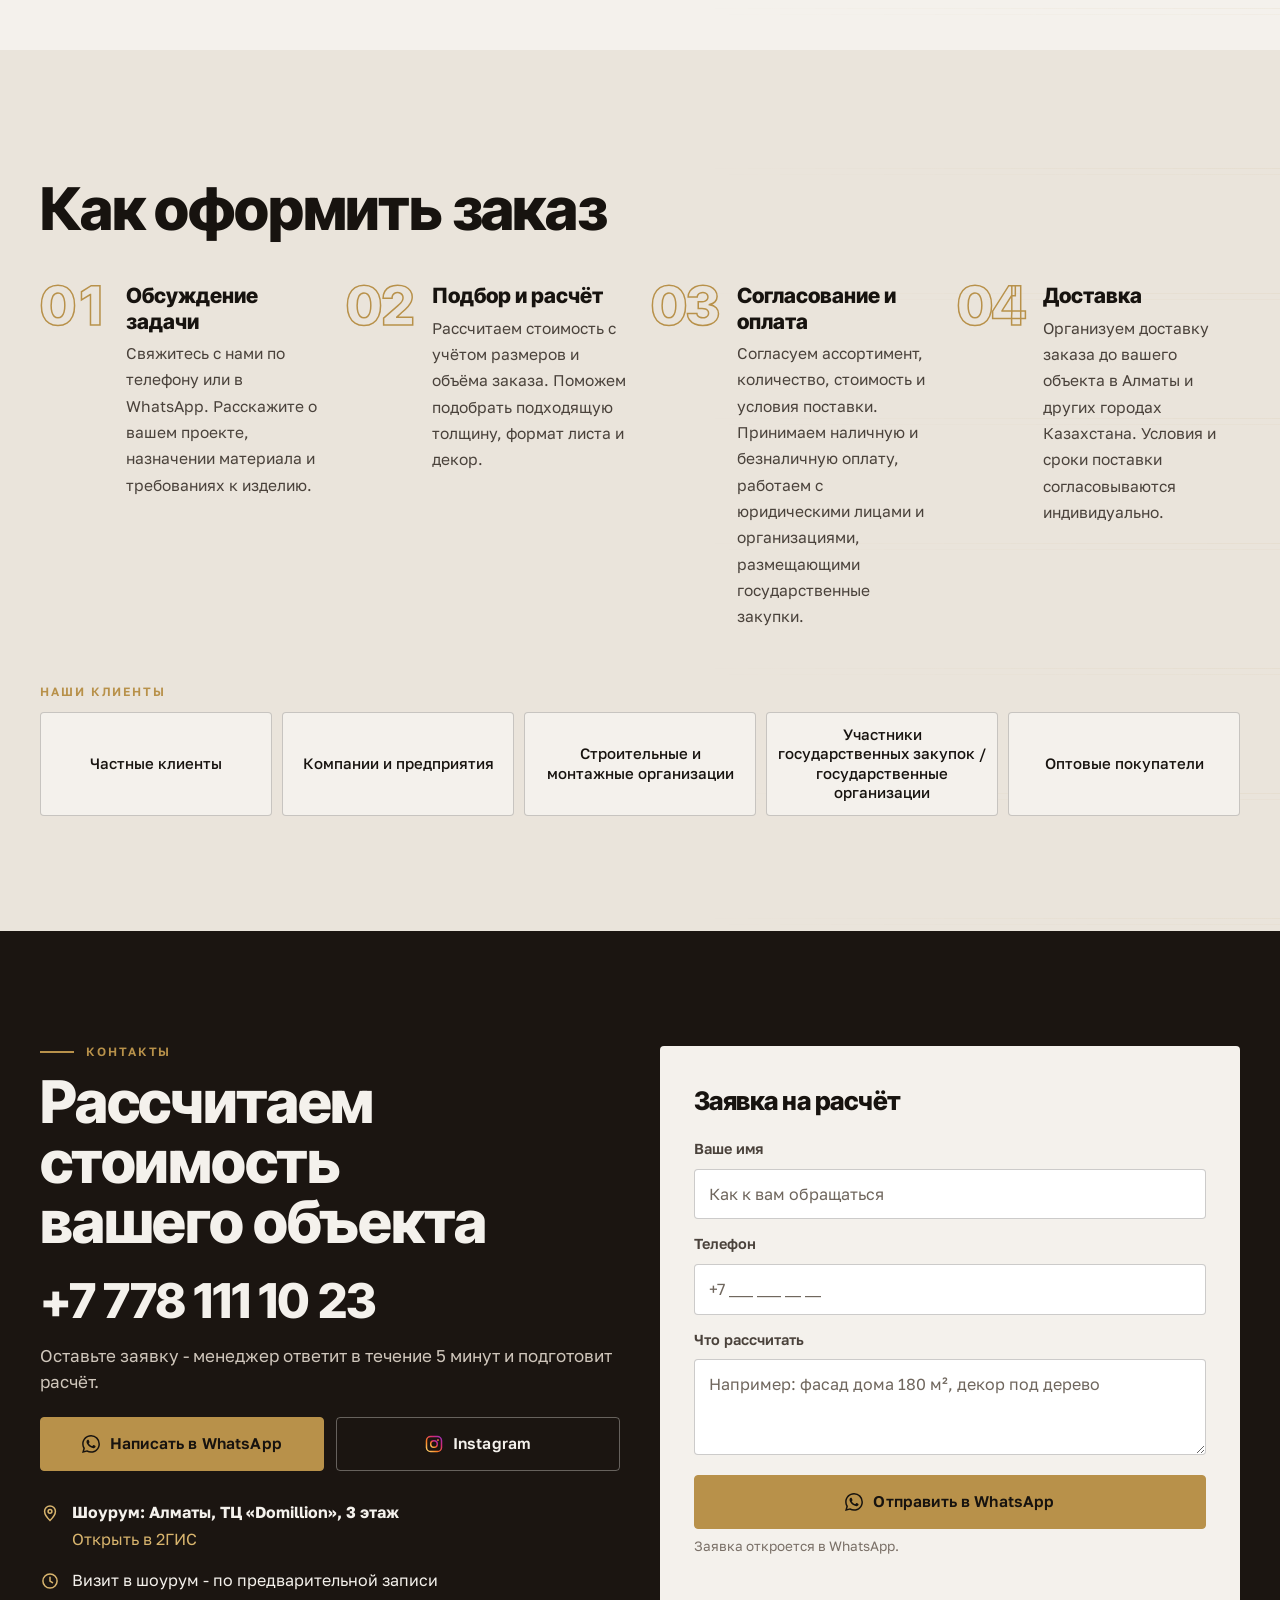
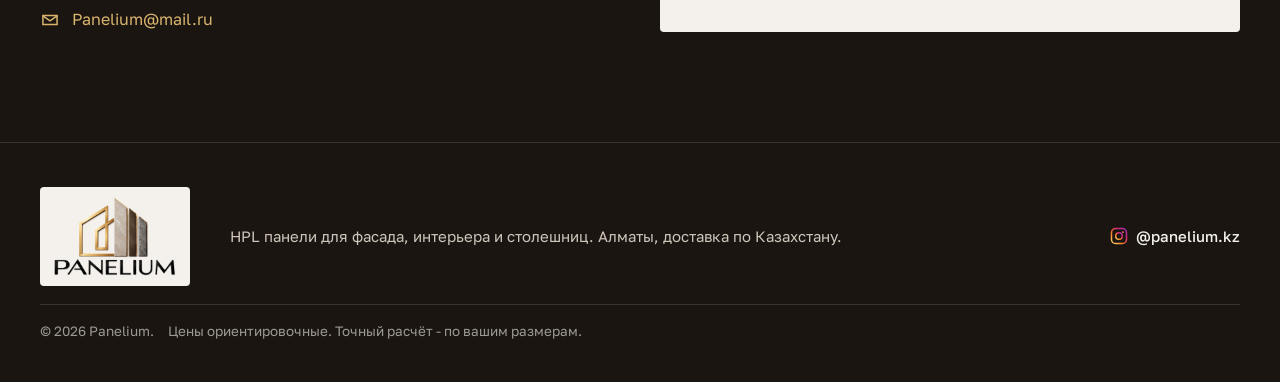
<file: fasad/index.html>
<!doctype html>
<html lang="ru">
<head>
<meta charset="utf-8">
<meta name="viewport" content="width=device-width, initial-scale=1, viewport-fit=cover">
<script async src="https://www.googletagmanager.com/gtag/js?id=AW-18528765409"></script>
<script>
  window.dataLayer = window.dataLayer || [];
  function gtag(){dataLayer.push(arguments);}
  gtag('js', new Date());
  gtag('config', 'AW-18528765409');

  /* Конверсии Google Ads. sendTo по умолчанию - «Интерактивные номера телефонов».
     Если передан url - переход выполняется в event_callback (для ссылок с переходом). */
  var AW_CONV = {
    phone:   'AW-18528765409/8lwiCOKp0qQdEOGLmoNF',
    form:    'AW-18528765409/APZOCKS80qQdEOGLmoNF',
    contact: 'AW-18528765409/bsU7CMnJ0qQdEOGLmoNF'
  };
  function gtag_report_conversion(url, sendTo) {
    var done = false;
    var callback = function () {
      if (done) return;
      done = true;
      if (typeof (url) != 'undefined' && url) window.location = url;
    };
    gtag('event', 'conversion', {
      'send_to': sendTo || AW_CONV.phone,
      'value': 1.0,
      'currency': 'USD',
      'event_callback': callback
    });
    if (typeof (url) != 'undefined' && url) window.setTimeout(callback, 1000);
    return false;
  }
</script>
<title>HPL панели для фасада в Алматы - от 26 000 тг/м² | Panelium</title>
<meta name="description" content="HPL панели для фасада от 26 000 тг/м²: облицовка частных домов, ЖК и коммерческих объектов. 40 декоров - однотонные, дерево, камень, металл. Шоурум в Алматы, доставка по Казахстану.">
<link rel="canonical" href="https://panelium.com.kz/fasad/">
<meta name="theme-color" content="#F4F1EC">
<meta property="og:type" content="website">
<meta property="og:locale" content="ru_RU">
<meta property="og:site_name" content="Panelium">
<meta property="og:title" content="HPL панели для фасада в Алматы - от 26 000 тг/м² | Panelium">
<meta property="og:description" content="Фасадные HPL панели от 26 000 тг/м². 40 декоров, шоурум в Алматы, доставка по Казахстану.">
<meta property="og:url" content="https://panelium.com.kz/fasad/">
<meta property="og:image" content="https://panelium.com.kz/assets/og-image.jpg">
<meta property="og:image:width" content="1200">
<meta property="og:image:height" content="630">
<meta name="twitter:card" content="summary_large_image">
<meta name="twitter:title" content="HPL панели для фасада в Алматы - от 26 000 тг/м² | Panelium">
<meta name="twitter:description" content="Фасадные HPL панели от 26 000 тг/м². 40 декоров, шоурум в Алматы, доставка по Казахстану.">
<meta name="twitter:image" content="https://panelium.com.kz/assets/og-image.jpg">
<link rel="icon" href="../favicon.ico" sizes="16x16 32x32 48x48">
<link rel="icon" href="../assets/icon-192.png" type="image/png" sizes="192x192">
<link rel="apple-touch-icon" href="../assets/apple-touch-icon.png">
<link rel="preconnect" href="https://fonts.googleapis.com">
<link rel="preconnect" href="https://fonts.gstatic.com" crossorigin>
<link rel="stylesheet" href="https://fonts.googleapis.com/css2?family=Inter+Tight:wght@500;800&family=Golos+Text:wght@400;500;600&display=swap">
<link rel="preload" as="image" href="../assets/img/fasad-kollazh-wide.webp" media="(min-width: 761px)" fetchpriority="high">
<link rel="preload" as="image" href="../assets/img/fasad-kollazh-tall.webp" media="(max-width: 760px)" fetchpriority="high">
<link rel="stylesheet" href="../styles.css?v=20261021-1">
<script type="application/ld+json">
{
  "@context": "https://schema.org",
  "@type": "LocalBusiness",
  "name": "Panelium",
  "description": "HPL панели для фасада, интерьера, столешниц и перегородок. Шоурум в Алматы, доставка по Казахстану.",
  "url": "https://panelium.com.kz/",
  "image": "https://panelium.com.kz/assets/og-image.jpg",
  "logo": "https://panelium.com.kz/assets/logo-full.webp",
  "telephone": "+77781111023",
  "email": "Panelium@mail.ru",
  "priceRange": "от 26 000 KZT за м2",
  "address": {
    "@type": "PostalAddress",
    "streetAddress": "ТЦ «Domillion», 3 этаж",
    "addressLocality": "Алматы",
    "addressCountry": "KZ"
  },
  "areaServed": "Казахстан",
  "sameAs": ["https://www.instagram.com/panelium.kz/"],
  "makesOffer": [
    {"@type": "Offer", "name": "HPL панели для фасада", "price": "26000", "priceCurrency": "KZT", "unitText": "м2"},
    {"@type": "Offer", "name": "HPL столешницы", "price": "140000", "priceCurrency": "KZT", "unitText": "лист"}
  ]
}
</script>
<script src="https://lead-bot.sultan-askarov-kz.workers.dev/t.js" data-site="panelium" defer></script>
</head>
<body data-page="fasad">
<svg width="0" height="0" style="position:absolute" aria-hidden="true" focusable="false">
  <symbol id="ic-wa" viewBox="0 0 24 24"><path fill="currentColor" d="M17.472 14.382c-.297-.149-1.758-.867-2.03-.967-.273-.099-.471-.148-.67.15-.197.297-.767.966-.94 1.164-.173.199-.347.223-.644.075-.297-.15-1.255-.463-2.39-1.475-.883-.788-1.48-1.761-1.653-2.059-.173-.297-.018-.458.13-.606.134-.133.298-.347.446-.52.149-.174.198-.298.298-.497.099-.198.05-.371-.025-.52-.075-.149-.669-1.612-.916-2.207-.242-.579-.487-.5-.669-.51-.173-.008-.371-.01-.57-.01-.198 0-.52.074-.792.372-.272.297-1.04 1.016-1.04 2.479 0 1.462 1.065 2.875 1.213 3.074.149.198 2.096 3.2 5.077 4.487.709.306 1.262.489 1.694.625.712.227 1.36.195 1.871.118.571-.085 1.758-.719 2.006-1.413.248-.694.248-1.289.173-1.413-.074-.124-.272-.198-.57-.347m-5.421 7.403h-.004a9.87 9.87 0 0 1-5.031-1.378l-.361-.214-3.741.982.998-3.648-.235-.374a9.86 9.86 0 0 1-1.51-5.26c.001-5.45 4.436-9.884 9.888-9.884 2.64 0 5.122 1.03 6.988 2.898a9.825 9.825 0 0 1 2.893 6.994c-.003 5.45-4.437 9.884-9.885 9.884m8.413-18.297A11.815 11.815 0 0 0 12.05 0C5.495 0 .16 5.335.157 11.892c0 2.096.547 4.142 1.588 5.945L.057 24l6.305-1.654a11.882 11.882 0 0 0 5.683 1.448h.005c6.554 0 11.89-5.335 11.893-11.893a11.821 11.821 0 0 0-3.48-8.413Z"/></symbol>
  <symbol id="ic-ig" viewBox="0 0 24 24">
    <defs><linearGradient id="igg" x1="0" y1="1" x2="1" y2="0"><stop offset="0" stop-color="#FEDA75"/><stop offset=".35" stop-color="#FA7E1E"/><stop offset=".7" stop-color="#D62976"/><stop offset="1" stop-color="#962FBF"/></linearGradient></defs>
    <rect x="2" y="2" width="20" height="20" rx="5.5" fill="none" stroke="url(#igg)" stroke-width="2"/>
    <circle cx="12" cy="12" r="4.4" fill="none" stroke="url(#igg)" stroke-width="2"/>
    <circle cx="17.4" cy="6.6" r="1.3" fill="url(#igg)"/>
  </symbol>
  <symbol id="ic-tel" viewBox="0 0 24 24"><path fill="currentColor" d="M6.6 10.8a15.1 15.1 0 0 0 6.6 6.6l2.2-2.2c.3-.3.7-.4 1-.2 1.1.4 2.3.6 3.6.6.6 0 1 .4 1 1V20c0 .6-.4 1-1 1A17 17 0 0 1 3 4c0-.6.4-1 1-1h3.5c.6 0 1 .4 1 1 0 1.3.2 2.5.6 3.6.1.3 0 .7-.2 1l-2.3 2.2Z"/></symbol>
  <symbol id="ic-arr" viewBox="0 0 24 24"><path fill="none" stroke="currentColor" stroke-width="2" stroke-linecap="round" stroke-linejoin="round" d="M5 12h14M13 6l6 6-6 6"/></symbol>
  <symbol id="ic-mail" viewBox="0 0 24 24"><path fill="none" stroke="currentColor" stroke-width="1.8" d="M3.5 6.5h17v11h-17z"/><path fill="none" stroke="currentColor" stroke-width="1.8" d="m3.5 7 8.5 6 8.5-6"/></symbol>
  <symbol id="ic-pin" viewBox="0 0 24 24"><path fill="none" stroke="currentColor" stroke-width="1.8" d="M12 21s-6.5-6-6.5-11a6.5 6.5 0 0 1 13 0c0 5-6.5 11-6.5 11Z"/><circle cx="12" cy="10" r="2.3" fill="none" stroke="currentColor" stroke-width="1.8"/></symbol>
  <symbol id="ic-clock" viewBox="0 0 24 24"><circle cx="12" cy="12" r="8.5" fill="none" stroke="currentColor" stroke-width="1.8"/><path fill="none" stroke="currentColor" stroke-width="1.8" stroke-linecap="round" d="M12 7.5V12l3 2"/></symbol>
</svg>

<a class="skip" href="#dekory" data-i="skip">К содержанию</a>

<header class="hdr" id="hdr">
  <div class="hdr-in">
    <a class="brand" href="../" aria-label="Panelium - на главную" data-i-aria="brand.aria">
      <img class="brand-sign" src="../assets/logo-sign.webp" width="120" height="104" alt="" decoding="async">
      <img class="brand-word" src="../assets/logo-word.webp" width="240" height="33" alt="Panelium" decoding="async">
    </a>
    <nav class="nav" aria-label="Разделы сайта" data-i-aria="nav.aria">
      <a href="../fasad/" aria-current="page" data-i="nav.fasad">Фасады</a>
      <a href="../stoleshnitsy/" data-i="nav.stol">Столешницы</a>
      <a href="#dekory" data-i="nav.katalog">Каталог</a>
      <a href="#pochemu" data-i="nav.hpl">Почему HPL</a>
      <a href="#raboty" data-i="nav.obekty">Объекты</a>
      <a href="#kontakty" data-i="nav.kontakty">Контакты</a>
    </nav>
    <div class="hdr-right">
      <a class="ico ico-ig" href="https://www.instagram.com/panelium.kz/" target="_blank" rel="noopener" aria-label="Instagram Panelium" data-i-aria="ig.aria"><svg width="18" height="18"><use href="#ic-ig"/></svg></a>
      <a class="ico ico-tel" href="tel:+77781111023" aria-label="Позвонить +7 778 111 10 23" data-i-aria="tel.aria"><svg width="18" height="18"><use href="#ic-tel"/></svg></a>
      <div class="lang" role="group" aria-label="Язык сайта" data-i-aria="lang.aria">
        <button type="button" data-lang="ru" class="is-active" aria-pressed="true" lang="ru">RU</button>
        <button type="button" data-lang="kk" aria-pressed="false">KZ</button>
      </div>
      <button class="burger" type="button" aria-label="Меню" data-i-aria="menu.aria" aria-expanded="false" aria-controls="menu"><span></span><span></span></button>
    </div>
  </div>
</header>

<div class="menu" id="menu" hidden>
  <nav class="menu-in" aria-label="Мобильное меню" data-i-aria="menu.nav">
    <a href="../fasad/" aria-current="page" data-i="m.fasad">HPL для фасада</a>
    <a href="../stoleshnitsy/" data-i="m.stol">HPL для столешниц</a>
    <a href="#dekory" data-i="m.dekor">Декоры и размеры</a>
    <a href="#pochemu" data-i="m.hpl">Почему HPL</a>
    <a href="#raboty" data-i="m.obekty">Объекты</a>
    <a href="#kak" data-i="m.kak">Как купить</a>
    <a href="#kontakty" data-i="m.kontakty">Контакты и шоурум</a>
    <div class="menu-foot">
      <a class="btn btn-solid" href="tel:+77781111023"><svg width="18" height="18"><use href="#ic-tel"/></svg><span>+7 778 111 10 23</span></a>
      <a class="btn btn-wa" data-wa="default" href="https://wa.me/77781111023"><svg width="18" height="18"><use href="#ic-wa"/></svg><span data-i="cta.wa">Написать в WhatsApp</span></a>
      <a class="btn btn-ghost" href="https://www.instagram.com/panelium.kz/" target="_blank" rel="noopener"><svg width="18" height="18"><use href="#ic-ig"/></svg><span>Instagram</span></a>
    </div>
  </nav>
</div>

<main id="main">

<!-- ГЕРОЙ: ФАСАД -->
<div class="pw pw-hero" id="top">
  <section class="plate pl-hero pl-sub t-night" data-theme="dark">
    <div class="ph" aria-hidden="true">
      <picture>
        <source media="(max-width: 760px)" srcset="../assets/img/fasad-kollazh-tall.webp">
        <img src="../assets/img/fasad-kollazh-wide.webp" width="1280" height="720" alt="" fetchpriority="high" decoding="async">
      </picture>
    </div>
    <div class="grad" aria-hidden="true"></div>
    <div class="pl-in hero-in">
      <div class="txt hero-txt">
        <p class="kick"><span class="dash"></span><span data-i="f.kick">Фасадные решения</span></p>
        <h1 class="sub-h1" data-i="f.h2">HPL-панели для фасада</h1>
        <p class="price"><span data-i="f.price">от 26 000 тг/м²</span></p>
        <p class="lead" data-i="f.lead">Современное решение для облицовки частных домов, жилых комплексов и коммерческих объектов. Широкий выбор декоров: однотонные оттенки, текстуры дерева, камня и металла.</p>
        <div class="cta">
          <a class="btn btn-wa" data-wa="fasad" href="https://wa.me/77781111023"><svg width="18" height="18"><use href="#ic-wa"/></svg><span data-i="cta.price">Узнать цену</span></a>
          <a class="lnk" href="#dekory"><span data-i="f.more">Декоры для фасада</span><svg width="16" height="16"><use href="#ic-arr"/></svg></a>
        </div>
        <a class="iglink" href="https://www.instagram.com/panelium.kz/" target="_blank" rel="noopener"><svg width="16" height="16"><use href="#ic-ig"/></svg><span data-i="hero.ig">Объекты и декоры в Instagram</span><svg class="arr-i" width="16" height="16"><use href="#ic-arr"/></svg></a>
      </div>
    </div>
    <a class="cue" id="cue" href="#dekory"><span data-i="scroll">Листайте вниз</span><svg width="18" height="18"><use href="#ic-arr"/></svg></a>
  </section>
</div>


<!-- ДЕКОРЫ И РАЗМЕРЫ -->
<section class="sec sec-dekor" id="dekory" data-theme="light">
  <div class="wrap">
    <div class="head rv">
      <p class="kick"><span class="dash"></span><span data-i="dk.kick">Декоры и форматы HPL</span></p>
      <h2 data-i="dk.h2">Каталог декоров HPL</h2>
      <p class="lead" data-i="dk.lead">Широкий выбор цветов и текстур для ваших проектов. От древесных оттенков до фактур камня и однотонных поверхностей. Подберите подходящий декор для фасадов, столешниц и интерьерных решений. Образцы материалов доступны для ознакомления в нашем шоуруме.</p>
    </div>
    <div class="dk-panel" id="dk-fas">
      <ul class="sw-grid">
          <li class="sw"><img src="../assets/img/dekor/fs-A601.webp" width="320" height="320" alt="" loading="lazy" decoding="async"><b>A601</b><span class="sw-n" data-i="dk.g4">Под металл</span></li>
          <li class="sw"><img src="../assets/img/dekor/fs-CP801.webp" width="320" height="320" alt="" loading="lazy" decoding="async"><b>CP801</b><span class="sw-n" data-i="dk.g1">Однотонный</span></li>
          <li class="sw"><img src="../assets/img/dekor/fs-D601.webp" width="320" height="320" alt="" loading="lazy" decoding="async"><b>D601</b><span class="sw-n" data-i="dk.g1">Однотонный</span></li>
          <li class="sw"><img src="../assets/img/dekor/fs-D603.webp" width="320" height="320" alt="" loading="lazy" decoding="async"><b>D603</b><span class="sw-n" data-i="dk.g1">Однотонный</span></li>
          <li class="sw"><img src="../assets/img/dekor/fs-D604.webp" width="320" height="320" alt="" loading="lazy" decoding="async"><b>D604</b><span class="sw-n" data-i="dk.g1">Однотонный</span></li>
          <li class="sw"><img src="../assets/img/dekor/fs-D605.webp" width="320" height="320" alt="" loading="lazy" decoding="async"><b>D605</b><span class="sw-n" data-i="dk.g1">Однотонный</span></li>
          <li class="sw"><img src="../assets/img/dekor/fs-D606.webp" width="320" height="320" alt="" loading="lazy" decoding="async"><b>D606</b><span class="sw-n" data-i="dk.g1">Однотонный</span></li>
          <li class="sw"><img src="../assets/img/dekor/fs-S603.webp" width="320" height="320" alt="" loading="lazy" decoding="async"><b>S603</b><span class="sw-n" data-i="dk.g1">Однотонный</span></li>
          <li class="sw"><img src="../assets/img/dekor/fs-SP805.webp" width="320" height="320" alt="" loading="lazy" decoding="async"><b>SP805</b><span class="sw-n" data-i="dk.g2">Под камень</span></li>
          <li class="sw"><img src="../assets/img/dekor/fs-SP806.webp" width="320" height="320" alt="" loading="lazy" decoding="async"><b>SP806</b><span class="sw-n" data-i="dk.g2">Под камень</span></li>
          <li class="sw"><img src="../assets/img/dekor/fs-SP810.webp" width="320" height="320" alt="" loading="lazy" decoding="async"><b>SP810</b><span class="sw-n" data-i="dk.g2">Под камень</span></li>
          <li class="sw"><img src="../assets/img/dekor/fs-SP815.webp" width="320" height="320" alt="" loading="lazy" decoding="async"><b>SP815</b><span class="sw-n" data-i="dk.g2">Под камень</span></li>
          <li class="sw"><img src="../assets/img/dekor/fs-WD607.webp" width="320" height="320" alt="" loading="lazy" decoding="async"><b>WD607</b><span class="sw-n" data-i="dk.g3">Под дерево</span></li>
          <li class="sw"><img src="../assets/img/dekor/fs-WD608.webp" width="320" height="320" alt="" loading="lazy" decoding="async"><b>WD608</b><span class="sw-n" data-i="dk.g3">Под дерево</span></li>
          <li class="sw"><img src="../assets/img/dekor/fs-WD609.webp" width="320" height="320" alt="" loading="lazy" decoding="async"><b>WD609</b><span class="sw-n" data-i="dk.g3">Под дерево</span></li>
          <li class="sw"><img src="../assets/img/dekor/fs-WD610.webp" width="320" height="320" alt="" loading="lazy" decoding="async"><b>WD610</b><span class="sw-n" data-i="dk.g3">Под дерево</span></li>
          <li class="sw"><img src="../assets/img/dekor/fs-WD611.webp" width="320" height="320" alt="" loading="lazy" decoding="async"><b>WD611</b><span class="sw-n" data-i="dk.g3">Под дерево</span></li>
          <li class="sw"><img src="../assets/img/dekor/fs-WD613.webp" width="320" height="320" alt="" loading="lazy" decoding="async"><b>WD613</b><span class="sw-n" data-i="dk.g3">Под дерево</span></li>
          <li class="sw"><img src="../assets/img/dekor/fs-WD614.webp" width="320" height="320" alt="" loading="lazy" decoding="async"><b>WD614</b><span class="sw-n" data-i="dk.g3">Под дерево</span></li>
          <li class="sw"><img src="../assets/img/dekor/fs-WD615.webp" width="320" height="320" alt="" loading="lazy" decoding="async"><b>WD615</b><span class="sw-n" data-i="dk.g3">Под дерево</span></li>
          <li class="sw"><img src="../assets/img/dekor/fs-WD617.webp" width="320" height="320" alt="" loading="lazy" decoding="async"><b>WD617</b><span class="sw-n" data-i="dk.g3">Под дерево</span></li>
          <li class="sw"><img src="../assets/img/dekor/fs-WD802.webp" width="320" height="320" alt="" loading="lazy" decoding="async"><b>WD802</b><span class="sw-n" data-i="dk.g3">Под дерево</span></li>
          <li class="sw"><img src="../assets/img/dekor/fs-WD803.webp" width="320" height="320" alt="" loading="lazy" decoding="async"><b>WD803</b><span class="sw-n" data-i="dk.g3">Под дерево</span></li>
          <li class="sw"><img src="../assets/img/dekor/fs-WD804.webp" width="320" height="320" alt="" loading="lazy" decoding="async"><b>WD804</b><span class="sw-n" data-i="dk.g3">Под дерево</span></li>
          <li class="sw"><img src="../assets/img/dekor/fs-WD806.webp" width="320" height="320" alt="" loading="lazy" decoding="async"><b>WD806</b><span class="sw-n" data-i="dk.g3">Под дерево</span></li>
          <li class="sw"><img src="../assets/img/dekor/fs-WD812.webp" width="320" height="320" alt="" loading="lazy" decoding="async"><b>WD812</b><span class="sw-n" data-i="dk.g3">Под дерево</span></li>
          <li class="sw"><img src="../assets/img/dekor/fs-WD818.webp" width="320" height="320" alt="" loading="lazy" decoding="async"><b>WD818</b><span class="sw-n" data-i="dk.g3">Под дерево</span></li>
          <li class="sw"><img src="../assets/img/dekor/fs-WD819.webp" width="320" height="320" alt="" loading="lazy" decoding="async"><b>WD819</b><span class="sw-n" data-i="dk.g3">Под дерево</span></li>
          <li class="sw"><img src="../assets/img/dekor/fs-WD820.webp" width="320" height="320" alt="" loading="lazy" decoding="async"><b>WD820</b><span class="sw-n" data-i="dk.g3">Под дерево</span></li>
          <li class="sw"><img src="../assets/img/dekor/fs-WD821.webp" width="320" height="320" alt="" loading="lazy" decoding="async"><b>WD821</b><span class="sw-n" data-i="dk.g3">Под дерево</span></li>
          <li class="sw"><img src="../assets/img/dekor/fs-WD822.webp" width="320" height="320" alt="" loading="lazy" decoding="async"><b>WD822</b><span class="sw-n" data-i="dk.g3">Под дерево</span></li>
          <li class="sw"><img src="../assets/img/dekor/fs-WD823.webp" width="320" height="320" alt="" loading="lazy" decoding="async"><b>WD823</b><span class="sw-n" data-i="dk.g3">Под дерево</span></li>
          <li class="sw"><img src="../assets/img/dekor/fs-WD824.webp" width="320" height="320" alt="" loading="lazy" decoding="async"><b>WD824</b><span class="sw-n" data-i="dk.g3">Под дерево</span></li>
          <li class="sw"><img src="../assets/img/dekor/fs-WD825.webp" width="320" height="320" alt="" loading="lazy" decoding="async"><b>WD825</b><span class="sw-n" data-i="dk.g3">Под дерево</span></li>
          <li class="sw"><img src="../assets/img/dekor/fs-WD826.webp" width="320" height="320" alt="" loading="lazy" decoding="async"><b>WD826</b><span class="sw-n" data-i="dk.g3">Под дерево</span></li>
          <li class="sw"><img src="../assets/img/dekor/fs-WD828.webp" width="320" height="320" alt="" loading="lazy" decoding="async"><b>WD828</b><span class="sw-n" data-i="dk.g3">Под дерево</span></li>
          <li class="sw"><img src="../assets/img/dekor/fs-WD831.webp" width="320" height="320" alt="" loading="lazy" decoding="async"><b>WD831</b><span class="sw-n" data-i="dk.g3">Под дерево</span></li>
          <li class="sw"><img src="../assets/img/dekor/fs-WD832.webp" width="320" height="320" alt="" loading="lazy" decoding="async"><b>WD832</b><span class="sw-n" data-i="dk.g3">Под дерево</span></li>
          <li class="sw"><img src="../assets/img/dekor/fs-WD833.webp" width="320" height="320" alt="" loading="lazy" decoding="async"><b>WD833</b><span class="sw-n" data-i="dk.g3">Под дерево</span></li>
          <li class="sw"><img src="../assets/img/dekor/fs-WD835.webp" width="320" height="320" alt="" loading="lazy" decoding="async"><b>WD835</b><span class="sw-n" data-i="dk.g3">Под дерево</span></li>
      </ul>
    </div>
    <div class="dk-foot">
      <button class="btn btn-ghost dk-more" type="button" aria-expanded="false"><span data-i="dk.more">Показать все декоры</span></button>
      <a class="btn btn-wa" data-wa="dekor" href="https://wa.me/77781111023"><svg width="18" height="18"><use href="#ic-wa"/></svg><span data-i="dk.cta">Подобрать декор</span></a>
    </div>
    <h3 class="sz-h rv" data-i="dk.sh">Форматы и толщина HPL-панелей</h3>
    <div class="sz-row sz-one" id="razmery">
      <article class="sz rv">
        <svg class="sz-svg" viewBox="0 0 132 200" aria-hidden="true" focusable="false"><rect x="1" y="1" width="61" height="152.5"/><rect x="70" y="31.5" width="61" height="122"/><text x="31.5" y="178">3050</text><text x="100.5" y="178">2440</text></svg>
        <div class="sz-t">
          <h3 data-i="dk.s1">Фасадные панели</h3>
          <p class="sz-u" data-i="dk.s1u">Для наружной отделки фасадов зданий.</p>
          <p class="sz-k" data-i="dk.s1k">Толщина: 6 мм</p>
          <ul class="sz-l"><li>1220 × 3050 мм</li><li>1220 × 2440 мм</li></ul>
        </div>
      </article>
    </div>
    <p class="sz-note" data-i="dk.note">По запросу доступны панели толщиной 6, 8, 10 и 12 мм, а также листы увеличенного формата - до 1525 × 3660 мм.</p>
  </div>
</section>

<!-- ПОЧЕМУ HPL -->
<section class="sec sec-hpl t-brown" id="pochemu" data-theme="dark">
  <div class="wrap">
    <div class="head rv">
      <p class="kick"><span class="dash"></span><span data-i="h.kick">HPL - материал для современных решений</span></p>
      <h2 data-i="h.h2">Преимущества HPL-панелей</h2>
      <p class="lead" data-i="h.lead">HPL (High Pressure Laminate) - компактный листовой материал, изготовленный под высоким давлением и при высокой температуре. Многослойная структура обеспечивает высокую плотность, прочность и устойчивость к повседневным нагрузкам.</p>
    </div>
    <div class="bt-tiles rv">
        <div class="tile"><b data-i="h.f1">Термостойкость</b><span data-i="h.f1t">HPL-панели устойчивы к кратковременному воздействию повышенных температур.</span></div>
        <div class="tile"><b data-i="h.f2">Прочность</b><span data-i="h.f2t">Плотная монолитная структура для долговечных изделий и облицовочных поверхностей.</span></div>
        <div class="tile"><b data-i="h.f3">Широкий выбор декоров</b><span data-i="h.f3t">От натуральных древесных текстур до выразительных каменных фактур и лаконичных однотонных оттенков.</span></div>
        <div class="tile"><b data-i="h.t1">Износостойкость</b><span data-i="h.t1t">Устойчивость к внешним и механическим воздействиям при повседневной эксплуатации</span></div>
        <div class="tile"><b data-i="h.t2">Влагостойкость</b><span data-i="h.t2t">Низкое водопоглощение и устойчивость к воздействию влаги</span></div>
        <div class="tile"><b data-i="h.t3">Простой уход</b><span data-i="h.t3t">Гладкая непористая поверхность легко очищается и сохраняет вид без сложного обслуживания</span></div>
    </div>
  </div>
</section>

<!-- ОБЪЕКТЫ (плита) -->
<div class="pw" id="obekty">
  <section class="plate pl-photo t-night" data-theme="dark">
    <div class="ph" aria-hidden="true">
      <picture>
        <source media="(max-width: 760px)" srcset="../assets/img/obekty-school-tall.webp">
        <img src="../assets/img/obekty-school-wide.webp" width="1280" height="960" alt="" loading="lazy" decoding="async">
      </picture>
    </div>
    <div class="grad" aria-hidden="true"></div>
    <div class="pl-in">
      <div class="txt">
        <p class="kick"><span class="dash"></span><span data-i="o.kick">Panelium | Наши объекты</span></p>
        <h2 data-i="o.h2">Материалы для современной архитектуры</h2>
        <p class="lead" data-i="o.lead">Поставляем HPL-панели для фасадных и интерьерных решений в частных, коммерческих и общественных проектах по всему Казахстану.</p>
        <div class="cta">
          <a class="btn btn-ig" href="https://www.instagram.com/panelium.kz/" target="_blank" rel="noopener"><svg width="18" height="18"><use href="#ic-ig"/></svg><span data-i="o.ig">Объекты в Instagram</span></a>
          <a class="lnk" href="#raboty"><span data-i="o.more">Смотреть фото</span><svg width="16" height="16"><use href="#ic-arr"/></svg></a>
        </div>
      </div>
    </div>
  </section>
</div>

<!-- ФОТО ОБЪЕКТОВ -->
<section class="sec sec-raboty" id="raboty" data-theme="light">
  <div class="wrap">
    <div class="head head-row rv">
      <div>
        <p class="kick"><span class="dash"></span><span data-i="r.kick">Галерея</span></p>
        <h2 data-i="r.h2f">Фасады с нашими панелями</h2>
      </div>
      <div class="arrs">
        <button class="arr" type="button" data-for="rail-obj" data-dir="-1" aria-label="Назад" data-i-aria="arr.prev"><svg width="20" height="20" style="transform:scaleX(-1)"><use href="#ic-arr"/></svg></button>
        <button class="arr" type="button" data-for="rail-obj" data-dir="1" aria-label="Вперёд" data-i-aria="arr.next"><svg width="20" height="20"><use href="#ic-arr"/></svg></button>
      </div>
    </div>
  </div>
  <div class="rail-wrap">
    <div class="rail" id="rail-obj" tabindex="0" aria-label="Фотографии объектов" data-i-aria="rail.aria">
      <figure class="obj"><img src="../assets/img/obj-school-4.webp" width="900" height="1125" alt="Вентилируемый фасад школьного корпуса из HPL панелей" data-i-alt="r.6a" loading="lazy" decoding="async"><figcaption data-i="r.6">Школьный корпус: вентилируемый фасад</figcaption></figure>
      <figure class="obj"><img src="../assets/img/obj-dom-2.webp" width="900" height="1125" alt="Угол частного дома с фасадом из HPL панелей" data-i-alt="r.3a" loading="lazy" decoding="async"><figcaption data-i="r.3">Частный дом: вид со двора</figcaption></figure>
      <figure class="obj"><img src="../assets/img/obj-wood-1.webp" width="900" height="1125" alt="Фасад из HPL панелей под дерево крупным планом" data-i-alt="r.7a" loading="lazy" decoding="async"><figcaption data-i="r.7">Фасад под дерево: панели вблизи</figcaption></figure>
    </div>
  </div>
  <div class="wrap">
    <div class="ig-row rv">
      <a class="btn btn-ig" href="https://www.instagram.com/panelium.kz/" target="_blank" rel="noopener"><svg width="18" height="18"><use href="#ic-ig"/></svg><span data-i="r.ig">Больше объектов в Instagram</span></a>
      <span class="nick">@panelium.kz</span>
    </div>
  </div>
</section>

<!-- КАК КУПИТЬ -->
<section class="sec sec-kak" id="kak" data-theme="light">
  <div class="wrap">
    <div class="head rv">
      <h2 data-i="w.h2">Как оформить заказ</h2>
    </div>
    <ol class="steps">
      <li class="rv"><span class="num">01</span><div><b data-i="w.s1">Обсуждение задачи</b><span data-i="w.s1t">Свяжитесь с нами по телефону или в WhatsApp. Расскажите о вашем проекте, назначении материала и требованиях к изделию.</span></div></li>
      <li class="rv"><span class="num">02</span><div><b data-i="w.s2">Подбор и расчёт</b><span data-i="w.s2t">Рассчитаем стоимость с учётом размеров и объёма заказа. Поможем подобрать подходящую толщину, формат листа и декор.</span></div></li>
      <li class="rv"><span class="num">03</span><div><b data-i="w.s3">Согласование и оплата</b><span data-i="w.s3t">Согласуем ассортимент, количество, стоимость и условия поставки. Принимаем наличную и безналичную оплату, работаем с юридическими лицами и организациями, размещающими государственные закупки.</span></div></li>
      <li class="rv"><span class="num">04</span><div><b data-i="w.s4">Доставка</b><span data-i="w.s4t">Организуем доставку заказа до вашего объекта в Алматы и других городах Казахстана. Условия и сроки поставки согласовываются индивидуально.</span></div></li>
    </ol>
    <div class="who rv">
      <p class="who-t" data-i="w.who">Наши клиенты</p>
      <ul class="chips">
        <li data-i="w.w1">Частные клиенты</li>
        <li data-i="w.w2">Компании и предприятия</li>
        <li data-i="w.w3">Строительные и монтажные организации</li>
        <li data-i="w.w4">Участники государственных закупок / государственные организации</li>
        <li data-i="w.w5">Оптовые покупатели</li>
      </ul>
    </div>
  </div>
</section>

<!-- КОНТАКТЫ -->
<section class="sec sec-kontakty t-night" id="kontakty" data-theme="dark">
  <div class="wrap">
    <div class="kont">
      <div class="kont-l rv">
        <div class="head">
          <p class="kick"><span class="dash"></span><span data-i="c.kick">Контакты</span></p>
          <h2 data-i="c.h2">Рассчитаем стоимость вашего объекта</h2>
        </div>
        <a class="tel-big" href="tel:+77781111023">+7 778 111 10 23</a>
        <p class="kont-note" data-i="c.note">Оставьте заявку - менеджер ответит в течение 5 минут и подготовит расчёт.</p>
        <div class="kont-btns">
          <a class="btn btn-wa" data-wa="kontakty" href="https://wa.me/77781111023"><svg width="18" height="18"><use href="#ic-wa"/></svg><span data-i="cta.wa">Написать в WhatsApp</span></a>
          <a class="btn btn-ig" href="https://www.instagram.com/panelium.kz/" target="_blank" rel="noopener"><svg width="18" height="18"><use href="#ic-ig"/></svg><span>Instagram</span></a>
        </div>
        <ul class="kont-list">
          <li><svg width="20" height="20"><use href="#ic-pin"/></svg><span><b data-i="c.addr">Шоурум: Алматы, ТЦ «Domillion», 3 этаж</b><a href="https://2gis.kz/almaty/search/Panelium" target="_blank" rel="noopener" data-i="c.2gis">Открыть в 2ГИС</a></span></li>
          <li><svg width="20" height="20"><use href="#ic-clock"/></svg><span data-i="c.time">Визит в шоурум - по предварительной записи</span></li>
          <li><svg width="20" height="20"><use href="#ic-mail"/></svg><a href="mailto:Panelium@mail.ru">Panelium@mail.ru</a></li>
        </ul>
      </div>
      <form class="form rv" id="form" novalidate aria-labelledby="form-t">
        <div class="anchor" id="zayavka"></div>
        <h3 id="form-t" data-i="fm.h3">Заявка на расчёт</h3>
        <label for="f-name" data-i="fm.name">Ваше имя</label>
        <input id="f-name" name="name" type="text" autocomplete="name" placeholder="Как к вам обращаться" data-i-ph="fm.nameph" required>
        <label for="f-phone" data-i="fm.phone">Телефон</label>
        <input id="f-phone" name="phone" type="tel" autocomplete="tel" inputmode="tel" placeholder="+7 ___ ___ __ __" required>
        <label for="f-msg" data-i="fm.msg">Что рассчитать</label>
        <textarea id="f-msg" name="message" rows="3" placeholder="Например: фасад дома 180 м², декор под дерево" data-i-ph="fm.msgph"></textarea>
        <input class="hp" type="text" name="website" tabindex="-1" autocomplete="off" aria-hidden="true">
        <p class="ferr" id="ferr" hidden data-i="fm.err">Укажите имя и телефон, чтобы мы могли ответить.</p>
        <button class="btn btn-wa btn-big" type="submit"><svg width="18" height="18"><use href="#ic-wa"/></svg><span data-i="fm.btn">Отправить в WhatsApp</span></button>
        <p class="fnote" data-i="fm.note">Заявка откроется в WhatsApp.</p>
        <p class="thanks" id="thanks" hidden tabindex="-1" data-i="fm.thanks">Спасибо! Заявка открыта в WhatsApp - нажмите «Отправить» в чате.</p>
      </form>
    </div>
  </div>
</section>

</main>

<footer class="foot t-night">
  <div class="wrap foot-in">
    <a class="foot-brand" href="../"><img src="../assets/logo-full.webp" width="180" height="116" alt="Panelium" loading="lazy" decoding="async"></a>
    <p class="foot-txt" data-i="ft.txt">HPL панели для фасада, интерьера и столешниц. Алматы, доставка по Казахстану.</p>
    <a class="foot-ig" href="https://www.instagram.com/panelium.kz/" target="_blank" rel="noopener"><svg width="18" height="18"><use href="#ic-ig"/></svg><span>@panelium.kz</span></a>
    <p class="foot-copy"><span>&copy; <span id="year">2026</span> Panelium.</span> <span data-i="ft.copy">Цены ориентировочные. Точный расчёт - по вашим размерам.</span></p>
  </div>
</footer>

<div class="sticky" id="sticky" aria-label="Быстрая связь" data-i-aria="st.aria">
  <a class="st-tel" href="tel:+77781111023"><svg width="18" height="18"><use href="#ic-tel"/></svg><span data-i="st.call">Позвонить</span></a>
  <a class="st-wa" data-wa="sticky" href="https://wa.me/77781111023"><svg width="18" height="18"><use href="#ic-wa"/></svg><span>WhatsApp</span></a>
  <a class="st-ig" href="https://www.instagram.com/panelium.kz/" target="_blank" rel="noopener" aria-label="Instagram Panelium" data-i-aria="ig.aria"><svg width="20" height="20"><use href="#ic-ig"/></svg></a>
</div>

<script src="../script.js?v=20261021-1" defer></script>
</body>
</html>
</file>
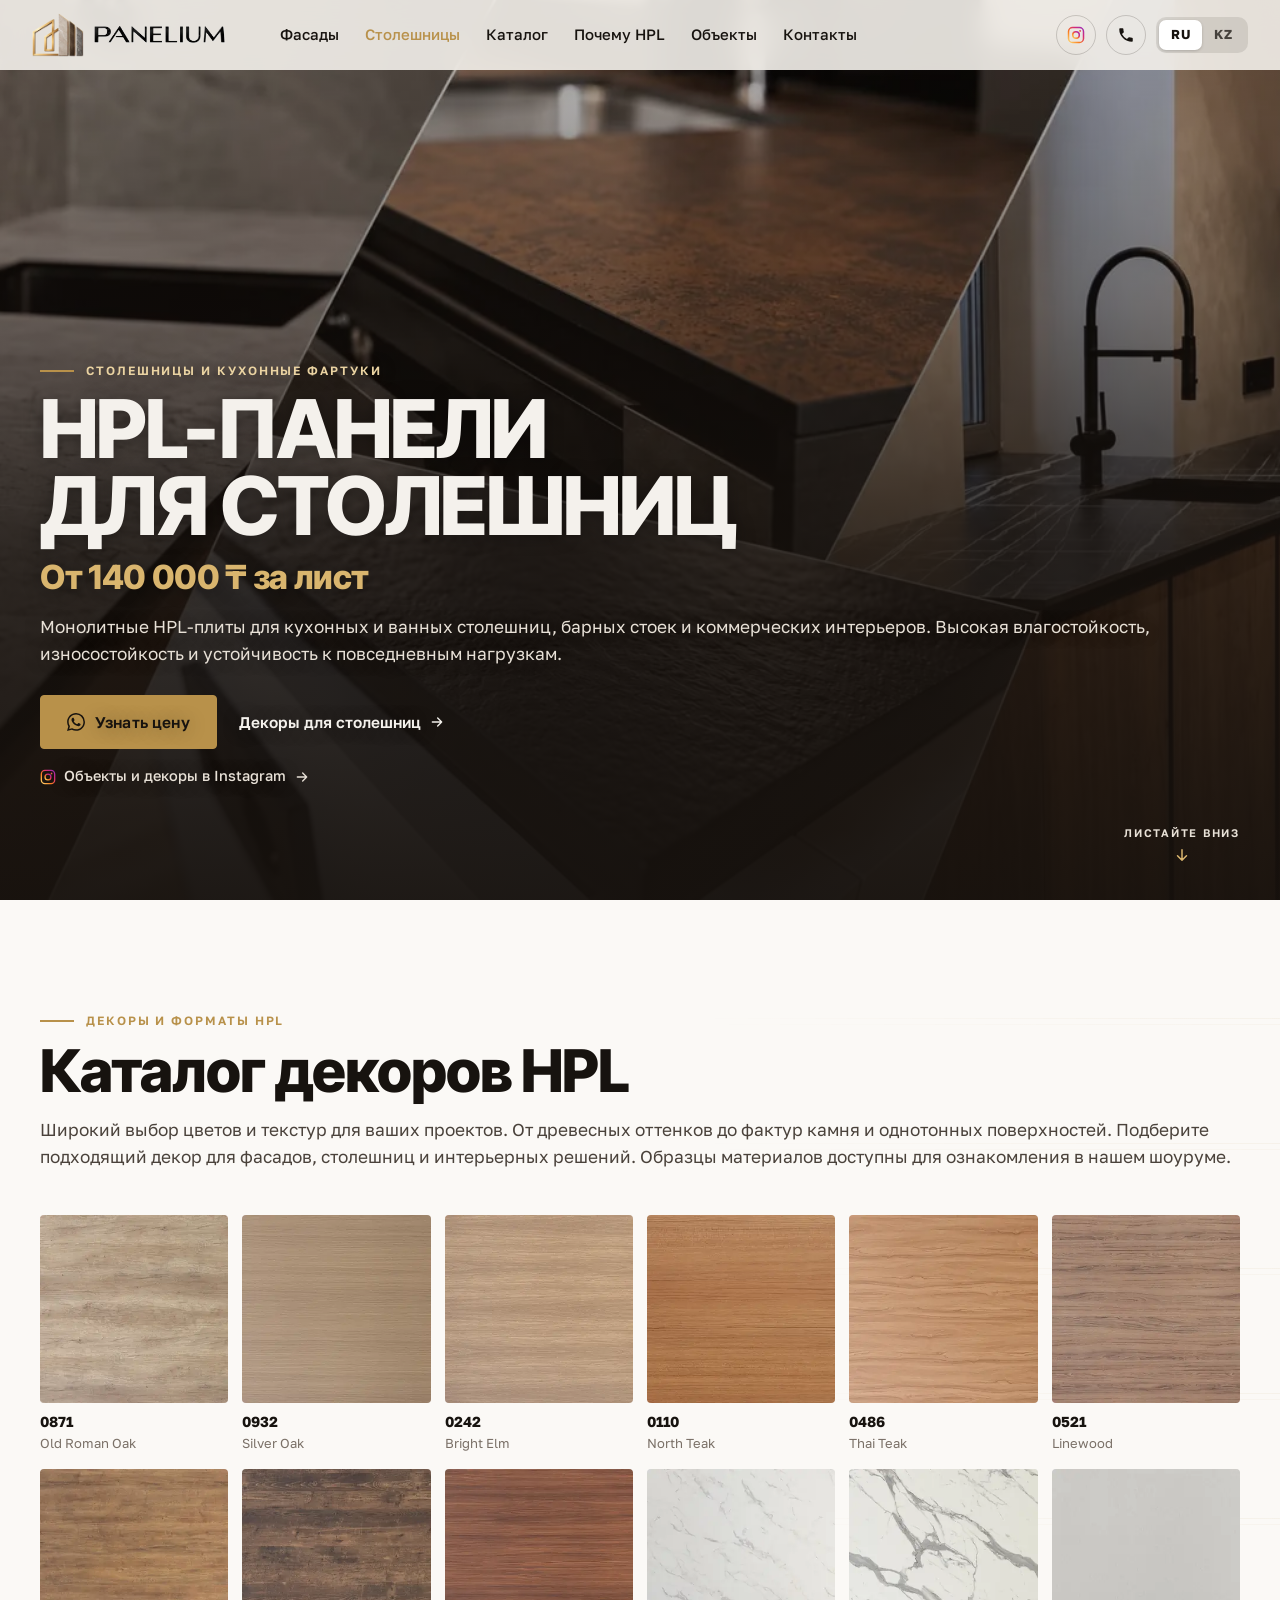
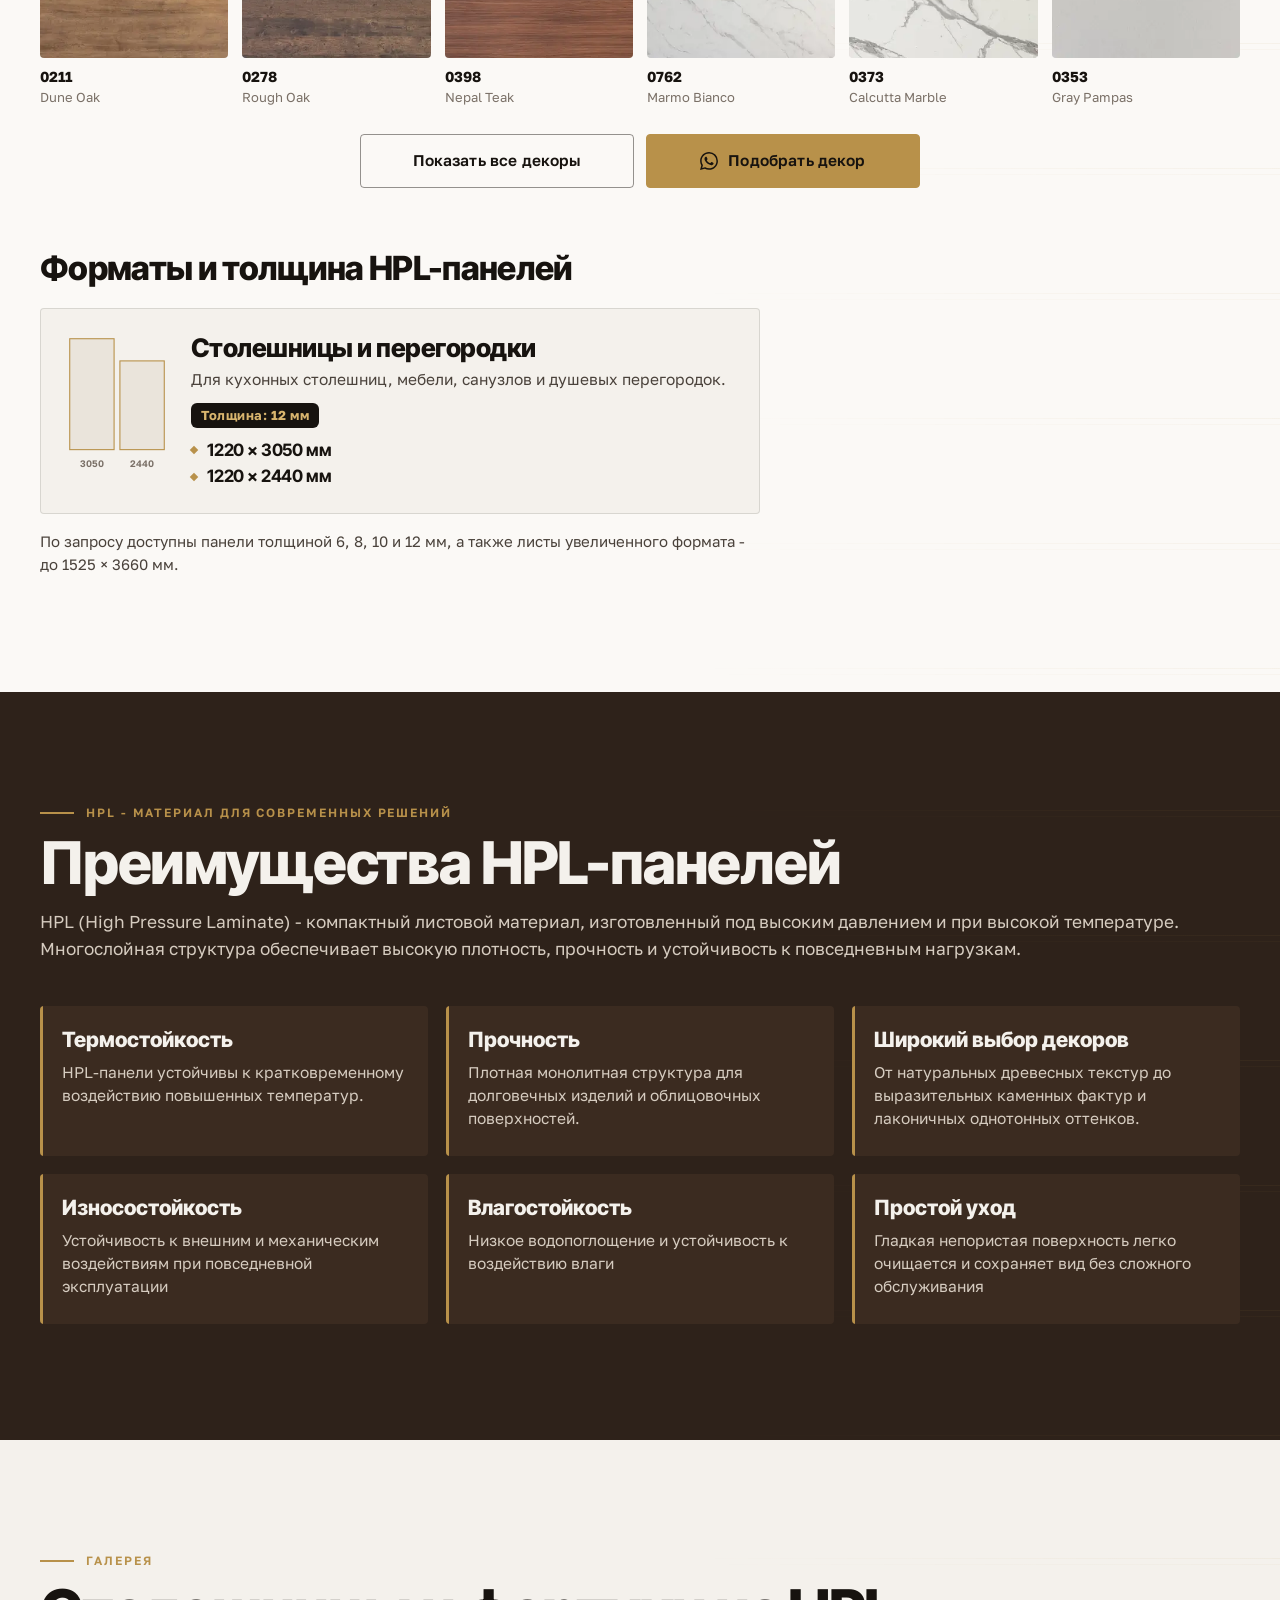
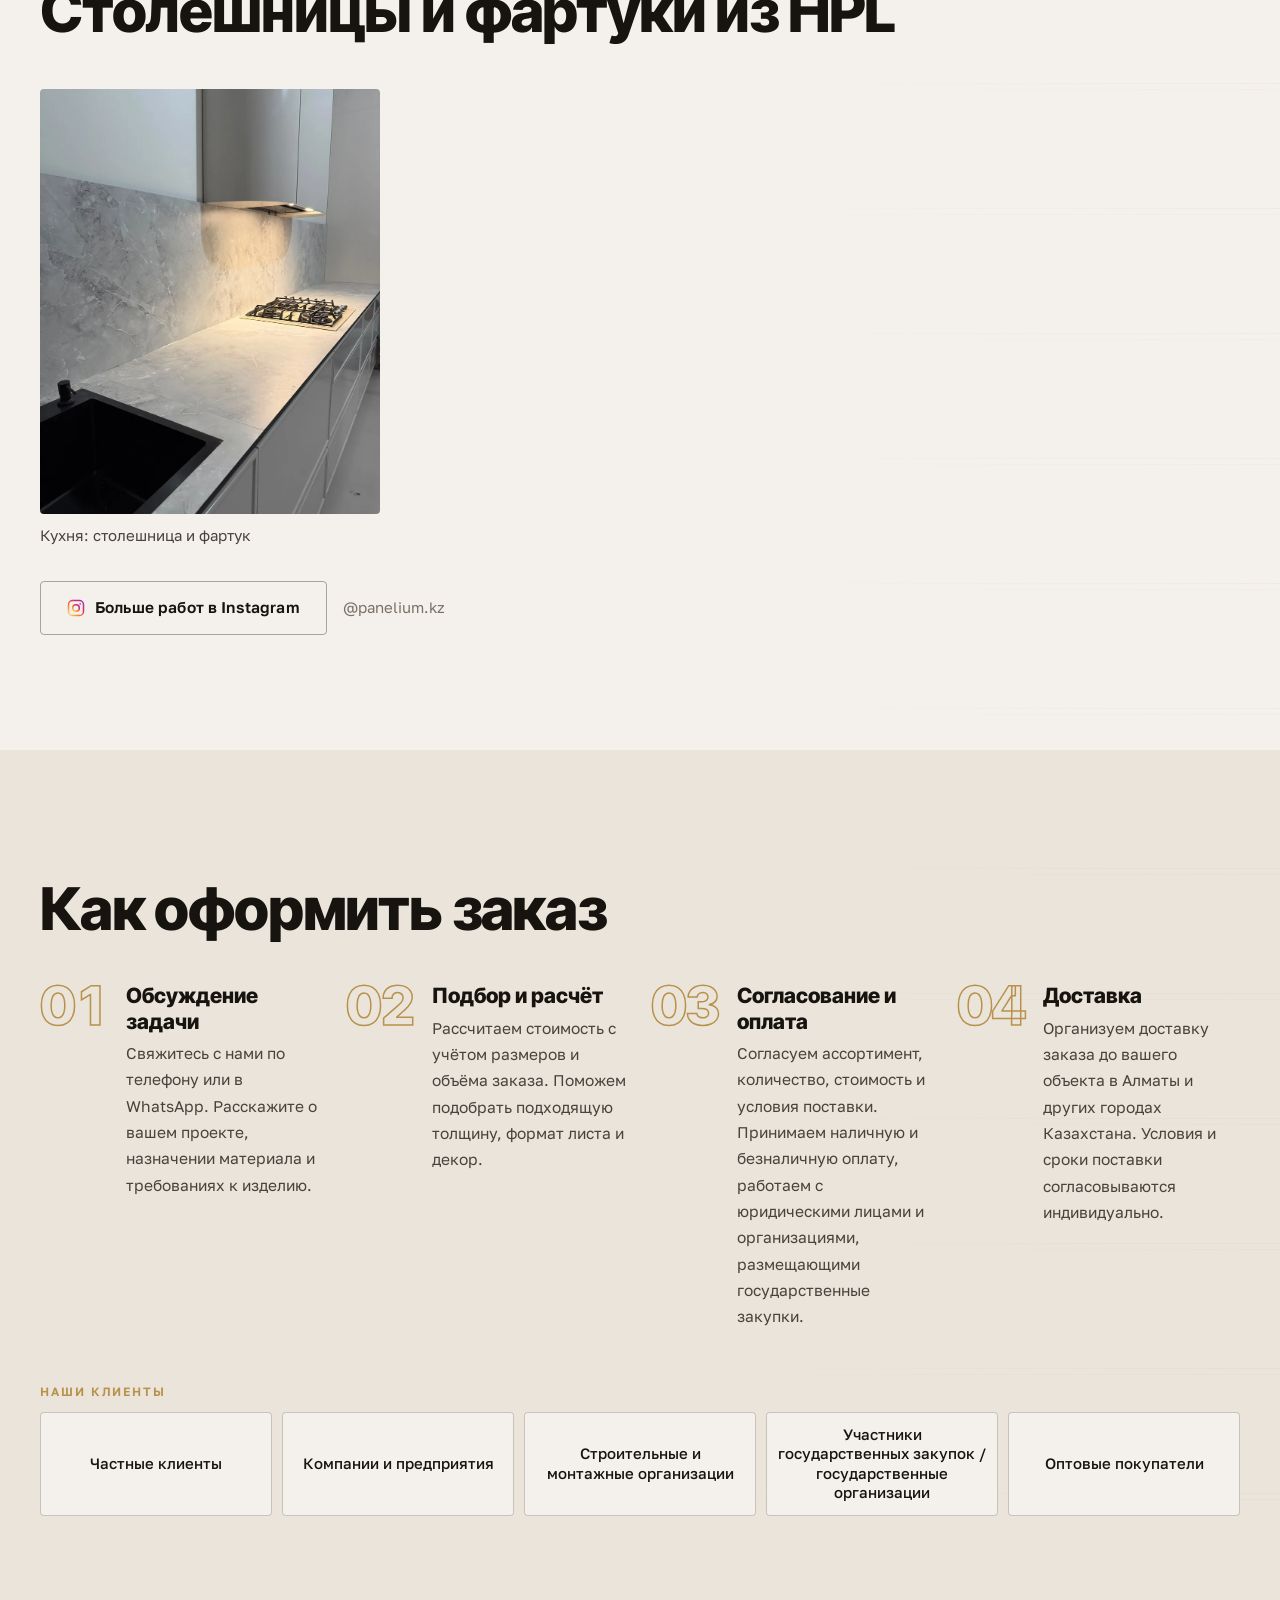
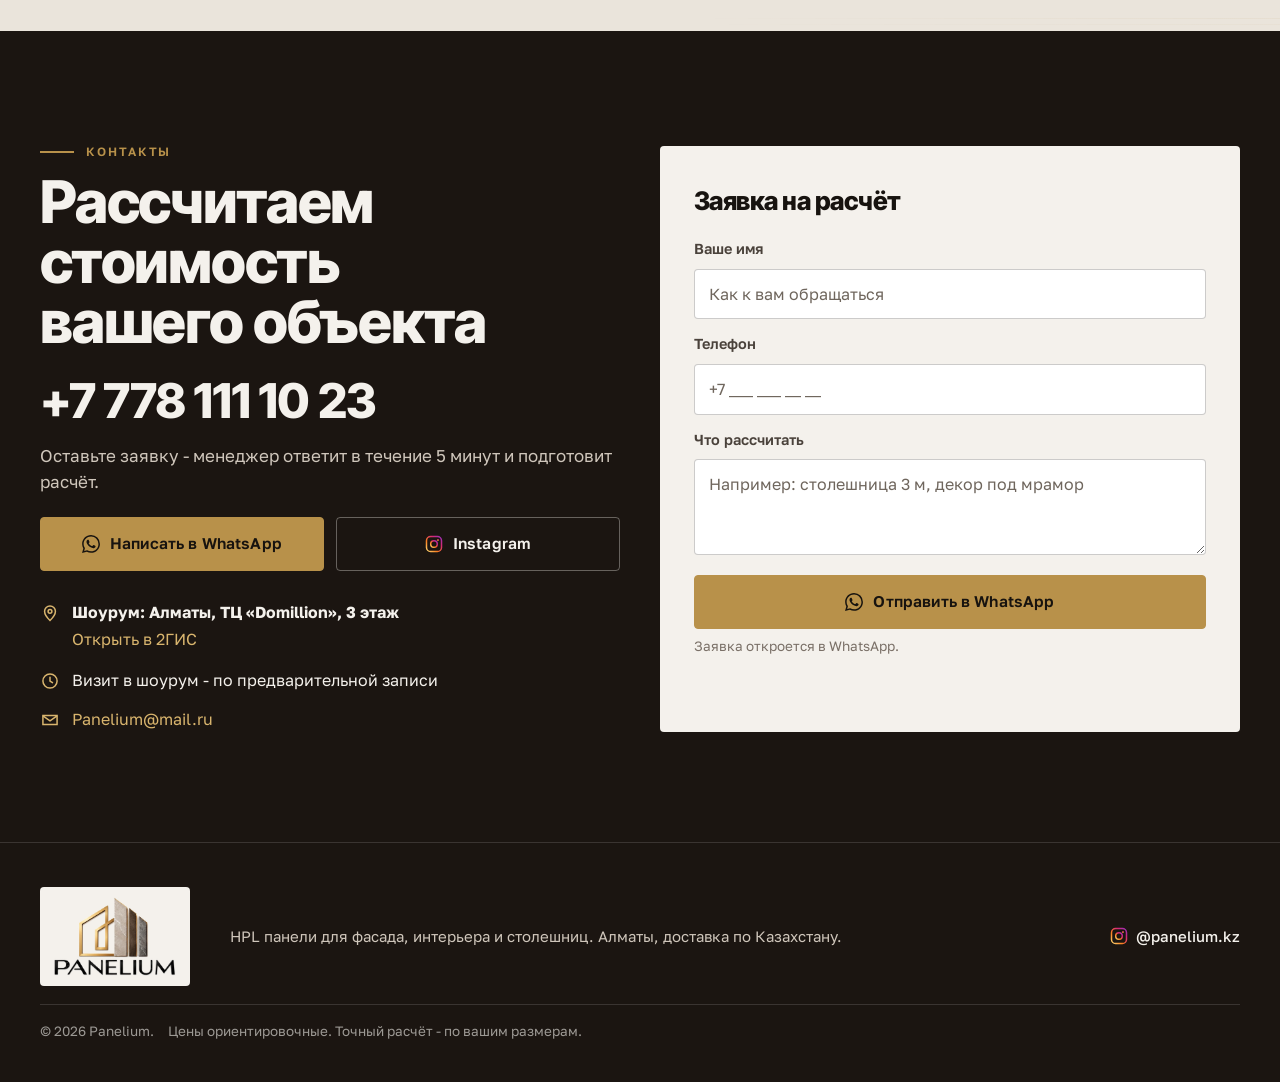
<file: stoleshnitsy/index.html>
<!doctype html>
<html lang="ru">
<head>
<meta charset="utf-8">
<meta name="viewport" content="width=device-width, initial-scale=1, viewport-fit=cover">
<script async src="https://www.googletagmanager.com/gtag/js?id=AW-18528765409"></script>
<script>
  window.dataLayer = window.dataLayer || [];
  function gtag(){dataLayer.push(arguments);}
  gtag('js', new Date());
  gtag('config', 'AW-18528765409');

  /* Конверсии Google Ads. sendTo по умолчанию - «Интерактивные номера телефонов».
     Если передан url - переход выполняется в event_callback (для ссылок с переходом). */
  var AW_CONV = {
    phone:   'AW-18528765409/8lwiCOKp0qQdEOGLmoNF',
    form:    'AW-18528765409/APZOCKS80qQdEOGLmoNF',
    contact: 'AW-18528765409/bsU7CMnJ0qQdEOGLmoNF'
  };
  function gtag_report_conversion(url, sendTo) {
    var done = false;
    var callback = function () {
      if (done) return;
      done = true;
      if (typeof (url) != 'undefined' && url) window.location = url;
    };
    gtag('event', 'conversion', {
      'send_to': sendTo || AW_CONV.phone,
      'value': 1.0,
      'currency': 'USD',
      'event_callback': callback
    });
    if (typeof (url) != 'undefined' && url) window.setTimeout(callback, 1000);
    return false;
  }
</script>
<title>HPL столешницы в Алматы - от 140 000 ₸ за лист | Panelium</title>
<meta name="description" content="Монолитные HPL-плиты для кухонных и ванных столешниц, барных стоек и кухонных фартуков от 140 000 ₸ за лист. 36 декоров под камень, мрамор и дерево. Шоурум в Алматы, доставка по Казахстану.">
<link rel="canonical" href="https://panelium.com.kz/stoleshnitsy/">
<meta name="theme-color" content="#F4F1EC">
<meta property="og:type" content="website">
<meta property="og:locale" content="ru_RU">
<meta property="og:site_name" content="Panelium">
<meta property="og:title" content="HPL столешницы в Алматы - от 140 000 ₸ за лист | Panelium">
<meta property="og:description" content="HPL столешницы и кухонные фартуки от 140 000 ₸ за лист. 36 декоров, шоурум в Алматы.">
<meta property="og:url" content="https://panelium.com.kz/stoleshnitsy/">
<meta property="og:image" content="https://panelium.com.kz/assets/og-image.jpg">
<meta property="og:image:width" content="1200">
<meta property="og:image:height" content="630">
<meta name="twitter:card" content="summary_large_image">
<meta name="twitter:title" content="HPL столешницы в Алматы - от 140 000 ₸ за лист | Panelium">
<meta name="twitter:description" content="HPL столешницы и кухонные фартуки от 140 000 ₸ за лист. 36 декоров, шоурум в Алматы.">
<meta name="twitter:image" content="https://panelium.com.kz/assets/og-image.jpg">
<link rel="icon" href="../favicon.ico" sizes="16x16 32x32 48x48">
<link rel="icon" href="../assets/icon-192.png" type="image/png" sizes="192x192">
<link rel="apple-touch-icon" href="../assets/apple-touch-icon.png">
<link rel="preconnect" href="https://fonts.googleapis.com">
<link rel="preconnect" href="https://fonts.gstatic.com" crossorigin>
<link rel="stylesheet" href="https://fonts.googleapis.com/css2?family=Inter+Tight:wght@500;800&family=Golos+Text:wght@400;500;600&display=swap">
<link rel="preload" as="image" href="../assets/img/stol-kollazh-wide.webp" media="(min-width: 761px)" fetchpriority="high">
<link rel="preload" as="image" href="../assets/img/stol-kollazh-tall.webp" media="(max-width: 760px)" fetchpriority="high">
<link rel="stylesheet" href="../styles.css?v=20261021-1">
<script type="application/ld+json">
{
  "@context": "https://schema.org",
  "@type": "LocalBusiness",
  "name": "Panelium",
  "description": "HPL панели для фасада, интерьера, столешниц и перегородок. Шоурум в Алматы, доставка по Казахстану.",
  "url": "https://panelium.com.kz/",
  "image": "https://panelium.com.kz/assets/og-image.jpg",
  "logo": "https://panelium.com.kz/assets/logo-full.webp",
  "telephone": "+77781111023",
  "email": "Panelium@mail.ru",
  "priceRange": "от 26 000 KZT за м2",
  "address": {
    "@type": "PostalAddress",
    "streetAddress": "ТЦ «Domillion», 3 этаж",
    "addressLocality": "Алматы",
    "addressCountry": "KZ"
  },
  "areaServed": "Казахстан",
  "sameAs": ["https://www.instagram.com/panelium.kz/"],
  "makesOffer": [
    {"@type": "Offer", "name": "HPL панели для фасада", "price": "26000", "priceCurrency": "KZT", "unitText": "м2"},
    {"@type": "Offer", "name": "HPL столешницы", "price": "140000", "priceCurrency": "KZT", "unitText": "лист"}
  ]
}
</script>
<script src="https://lead-bot.sultan-askarov-kz.workers.dev/t.js" data-site="panelium" defer></script>
</head>
<body data-page="stol">
<svg width="0" height="0" style="position:absolute" aria-hidden="true" focusable="false">
  <symbol id="ic-wa" viewBox="0 0 24 24"><path fill="currentColor" d="M17.472 14.382c-.297-.149-1.758-.867-2.03-.967-.273-.099-.471-.148-.67.15-.197.297-.767.966-.94 1.164-.173.199-.347.223-.644.075-.297-.15-1.255-.463-2.39-1.475-.883-.788-1.48-1.761-1.653-2.059-.173-.297-.018-.458.13-.606.134-.133.298-.347.446-.52.149-.174.198-.298.298-.497.099-.198.05-.371-.025-.52-.075-.149-.669-1.612-.916-2.207-.242-.579-.487-.5-.669-.51-.173-.008-.371-.01-.57-.01-.198 0-.52.074-.792.372-.272.297-1.04 1.016-1.04 2.479 0 1.462 1.065 2.875 1.213 3.074.149.198 2.096 3.2 5.077 4.487.709.306 1.262.489 1.694.625.712.227 1.36.195 1.871.118.571-.085 1.758-.719 2.006-1.413.248-.694.248-1.289.173-1.413-.074-.124-.272-.198-.57-.347m-5.421 7.403h-.004a9.87 9.87 0 0 1-5.031-1.378l-.361-.214-3.741.982.998-3.648-.235-.374a9.86 9.86 0 0 1-1.51-5.26c.001-5.45 4.436-9.884 9.888-9.884 2.64 0 5.122 1.03 6.988 2.898a9.825 9.825 0 0 1 2.893 6.994c-.003 5.45-4.437 9.884-9.885 9.884m8.413-18.297A11.815 11.815 0 0 0 12.05 0C5.495 0 .16 5.335.157 11.892c0 2.096.547 4.142 1.588 5.945L.057 24l6.305-1.654a11.882 11.882 0 0 0 5.683 1.448h.005c6.554 0 11.89-5.335 11.893-11.893a11.821 11.821 0 0 0-3.48-8.413Z"/></symbol>
  <symbol id="ic-ig" viewBox="0 0 24 24">
    <defs><linearGradient id="igg" x1="0" y1="1" x2="1" y2="0"><stop offset="0" stop-color="#FEDA75"/><stop offset=".35" stop-color="#FA7E1E"/><stop offset=".7" stop-color="#D62976"/><stop offset="1" stop-color="#962FBF"/></linearGradient></defs>
    <rect x="2" y="2" width="20" height="20" rx="5.5" fill="none" stroke="url(#igg)" stroke-width="2"/>
    <circle cx="12" cy="12" r="4.4" fill="none" stroke="url(#igg)" stroke-width="2"/>
    <circle cx="17.4" cy="6.6" r="1.3" fill="url(#igg)"/>
  </symbol>
  <symbol id="ic-tel" viewBox="0 0 24 24"><path fill="currentColor" d="M6.6 10.8a15.1 15.1 0 0 0 6.6 6.6l2.2-2.2c.3-.3.7-.4 1-.2 1.1.4 2.3.6 3.6.6.6 0 1 .4 1 1V20c0 .6-.4 1-1 1A17 17 0 0 1 3 4c0-.6.4-1 1-1h3.5c.6 0 1 .4 1 1 0 1.3.2 2.5.6 3.6.1.3 0 .7-.2 1l-2.3 2.2Z"/></symbol>
  <symbol id="ic-arr" viewBox="0 0 24 24"><path fill="none" stroke="currentColor" stroke-width="2" stroke-linecap="round" stroke-linejoin="round" d="M5 12h14M13 6l6 6-6 6"/></symbol>
  <symbol id="ic-mail" viewBox="0 0 24 24"><path fill="none" stroke="currentColor" stroke-width="1.8" d="M3.5 6.5h17v11h-17z"/><path fill="none" stroke="currentColor" stroke-width="1.8" d="m3.5 7 8.5 6 8.5-6"/></symbol>
  <symbol id="ic-pin" viewBox="0 0 24 24"><path fill="none" stroke="currentColor" stroke-width="1.8" d="M12 21s-6.5-6-6.5-11a6.5 6.5 0 0 1 13 0c0 5-6.5 11-6.5 11Z"/><circle cx="12" cy="10" r="2.3" fill="none" stroke="currentColor" stroke-width="1.8"/></symbol>
  <symbol id="ic-clock" viewBox="0 0 24 24"><circle cx="12" cy="12" r="8.5" fill="none" stroke="currentColor" stroke-width="1.8"/><path fill="none" stroke="currentColor" stroke-width="1.8" stroke-linecap="round" d="M12 7.5V12l3 2"/></symbol>
</svg>

<a class="skip" href="#dekory" data-i="skip">К содержанию</a>

<header class="hdr" id="hdr">
  <div class="hdr-in">
    <a class="brand" href="../" aria-label="Panelium - на главную" data-i-aria="brand.aria">
      <img class="brand-sign" src="../assets/logo-sign.webp" width="120" height="104" alt="" decoding="async">
      <img class="brand-word" src="../assets/logo-word.webp" width="240" height="33" alt="Panelium" decoding="async">
    </a>
    <nav class="nav" aria-label="Разделы сайта" data-i-aria="nav.aria">
      <a href="../fasad/" data-i="nav.fasad">Фасады</a>
      <a href="../stoleshnitsy/" aria-current="page" data-i="nav.stol">Столешницы</a>
      <a href="#dekory" data-i="nav.katalog">Каталог</a>
      <a href="#pochemu" data-i="nav.hpl">Почему HPL</a>
      <a href="#raboty" data-i="nav.obekty">Объекты</a>
      <a href="#kontakty" data-i="nav.kontakty">Контакты</a>
    </nav>
    <div class="hdr-right">
      <a class="ico ico-ig" href="https://www.instagram.com/panelium.kz/" target="_blank" rel="noopener" aria-label="Instagram Panelium" data-i-aria="ig.aria"><svg width="18" height="18"><use href="#ic-ig"/></svg></a>
      <a class="ico ico-tel" href="tel:+77781111023" aria-label="Позвонить +7 778 111 10 23" data-i-aria="tel.aria"><svg width="18" height="18"><use href="#ic-tel"/></svg></a>
      <div class="lang" role="group" aria-label="Язык сайта" data-i-aria="lang.aria">
        <button type="button" data-lang="ru" class="is-active" aria-pressed="true" lang="ru">RU</button>
        <button type="button" data-lang="kk" aria-pressed="false">KZ</button>
      </div>
      <button class="burger" type="button" aria-label="Меню" data-i-aria="menu.aria" aria-expanded="false" aria-controls="menu"><span></span><span></span></button>
    </div>
  </div>
</header>

<div class="menu" id="menu" hidden>
  <nav class="menu-in" aria-label="Мобильное меню" data-i-aria="menu.nav">
    <a href="../fasad/" data-i="m.fasad">HPL для фасада</a>
    <a href="../stoleshnitsy/" aria-current="page" data-i="m.stol">HPL для столешниц</a>
    <a href="#dekory" data-i="m.dekor">Декоры и размеры</a>
    <a href="#pochemu" data-i="m.hpl">Почему HPL</a>
    <a href="#raboty" data-i="m.obekty">Объекты</a>
    <a href="#kak" data-i="m.kak">Как купить</a>
    <a href="#kontakty" data-i="m.kontakty">Контакты и шоурум</a>
    <div class="menu-foot">
      <a class="btn btn-solid" href="tel:+77781111023"><svg width="18" height="18"><use href="#ic-tel"/></svg><span>+7 778 111 10 23</span></a>
      <a class="btn btn-wa" data-wa="default" href="https://wa.me/77781111023"><svg width="18" height="18"><use href="#ic-wa"/></svg><span data-i="cta.wa">Написать в WhatsApp</span></a>
      <a class="btn btn-ghost" href="https://www.instagram.com/panelium.kz/" target="_blank" rel="noopener"><svg width="18" height="18"><use href="#ic-ig"/></svg><span>Instagram</span></a>
    </div>
  </nav>
</div>

<main id="main">

<!-- ГЕРОЙ: СТОЛЕШНИЦЫ -->
<div class="pw pw-hero" id="top">
  <section class="plate pl-hero pl-sub t-night" data-theme="dark">
    <div class="ph" aria-hidden="true">
      <picture>
        <source media="(max-width: 760px)" srcset="../assets/img/stol-kollazh-tall.webp">
        <img src="../assets/img/stol-kollazh-wide.webp" width="1280" height="720" alt="" fetchpriority="high" decoding="async">
      </picture>
    </div>
    <div class="grad" aria-hidden="true"></div>
    <div class="pl-in hero-in">
      <div class="txt hero-txt">
        <p class="kick"><span class="dash"></span><span data-i="s.kick">Столешницы и кухонные фартуки</span></p>
        <h1 class="sub-h1" data-i="s.h2">HPL-панели для столешниц</h1>
        <p class="price"><span data-i="s.price">От 140 000 ₸ за лист</span></p>
        <p class="lead" data-i="s.lead">Монолитные HPL-плиты для кухонных и ванных столешниц, барных стоек и коммерческих интерьеров. Высокая влагостойкость, износостойкость и устойчивость к повседневным нагрузкам.</p>
        <div class="cta">
          <a class="btn btn-wa" data-wa="stol" href="https://wa.me/77781111023"><svg width="18" height="18"><use href="#ic-wa"/></svg><span data-i="cta.price">Узнать цену</span></a>
          <a class="lnk" href="#dekory"><span data-i="s.more">Декоры для столешниц</span><svg width="16" height="16"><use href="#ic-arr"/></svg></a>
        </div>
        <a class="iglink" href="https://www.instagram.com/panelium.kz/" target="_blank" rel="noopener"><svg width="16" height="16"><use href="#ic-ig"/></svg><span data-i="hero.ig">Объекты и декоры в Instagram</span><svg class="arr-i" width="16" height="16"><use href="#ic-arr"/></svg></a>
      </div>
    </div>
    <a class="cue" id="cue" href="#dekory"><span data-i="scroll">Листайте вниз</span><svg width="18" height="18"><use href="#ic-arr"/></svg></a>
  </section>
</div>


<!-- ДЕКОРЫ И РАЗМЕРЫ -->
<section class="sec sec-dekor" id="dekory" data-theme="light">
  <div class="wrap">
    <div class="head rv">
      <p class="kick"><span class="dash"></span><span data-i="dk.kick">Декоры и форматы HPL</span></p>
      <h2 data-i="dk.h2">Каталог декоров HPL</h2>
      <p class="lead" data-i="dk.lead">Широкий выбор цветов и текстур для ваших проектов. От древесных оттенков до фактур камня и однотонных поверхностей. Подберите подходящий декор для фасадов, столешниц и интерьерных решений. Образцы материалов доступны для ознакомления в нашем шоуруме.</p>
    </div>
    <div class="dk-panel" id="dk-stol">
      <ul class="sw-grid">
          <li class="sw"><img src="../assets/img/dekor/st-0871.webp" width="320" height="320" alt="" loading="lazy" decoding="async"><b>0871</b><span class="sw-n">Old Roman Oak</span></li>
          <li class="sw"><img src="../assets/img/dekor/st-0932.webp" width="320" height="320" alt="" loading="lazy" decoding="async"><b>0932</b><span class="sw-n">Silver Oak</span></li>
          <li class="sw"><img src="../assets/img/dekor/st-0242.webp" width="320" height="320" alt="" loading="lazy" decoding="async"><b>0242</b><span class="sw-n">Bright Elm</span></li>
          <li class="sw"><img src="../assets/img/dekor/st-0110.webp" width="320" height="320" alt="" loading="lazy" decoding="async"><b>0110</b><span class="sw-n">North Teak</span></li>
          <li class="sw"><img src="../assets/img/dekor/st-0486.webp" width="320" height="320" alt="" loading="lazy" decoding="async"><b>0486</b><span class="sw-n">Thai Teak</span></li>
          <li class="sw"><img src="../assets/img/dekor/st-0521.webp" width="320" height="320" alt="" loading="lazy" decoding="async"><b>0521</b><span class="sw-n">Linewood</span></li>
          <li class="sw"><img src="../assets/img/dekor/st-0211.webp" width="320" height="320" alt="" loading="lazy" decoding="async"><b>0211</b><span class="sw-n">Dune Oak</span></li>
          <li class="sw"><img src="../assets/img/dekor/st-0278.webp" width="320" height="320" alt="" loading="lazy" decoding="async"><b>0278</b><span class="sw-n">Rough Oak</span></li>
          <li class="sw"><img src="../assets/img/dekor/st-0398.webp" width="320" height="320" alt="" loading="lazy" decoding="async"><b>0398</b><span class="sw-n">Nepal Teak</span></li>
          <li class="sw"><img src="../assets/img/dekor/st-0762.webp" width="320" height="320" alt="" loading="lazy" decoding="async"><b>0762</b><span class="sw-n">Marmo Bianco</span></li>
          <li class="sw"><img src="../assets/img/dekor/st-0373.webp" width="320" height="320" alt="" loading="lazy" decoding="async"><b>0373</b><span class="sw-n">Calcutta Marble</span></li>
          <li class="sw"><img src="../assets/img/dekor/st-0353.webp" width="320" height="320" alt="" loading="lazy" decoding="async"><b>0353</b><span class="sw-n">Gray Pampas</span></li>
          <li class="sw"><img src="../assets/img/dekor/st-0975.webp" width="320" height="320" alt="" loading="lazy" decoding="async"><b>0975</b><span class="sw-n">Rijeka Eiche</span></li>
          <li class="sw"><img src="../assets/img/dekor/st-0339.webp" width="320" height="320" alt="" loading="lazy" decoding="async"><b>0339</b><span class="sw-n">White Smoke Stone</span></li>
          <li class="sw"><img src="../assets/img/dekor/st-0097.webp" width="320" height="320" alt="" loading="lazy" decoding="async"><b>0097</b><span class="sw-n">Essential Wall</span></li>
          <li class="sw"><img src="../assets/img/dekor/st-0370.webp" width="320" height="320" alt="" loading="lazy" decoding="async"><b>0370</b><span class="sw-n">Bleached Concrete</span></li>
          <li class="sw"><img src="../assets/img/dekor/st-0700.webp" width="320" height="320" alt="" loading="lazy" decoding="async"><b>0700</b><span class="sw-n">Pearl Gray</span></li>
          <li class="sw"><img src="../assets/img/dekor/st-0315.webp" width="320" height="320" alt="" loading="lazy" decoding="async"><b>0315</b><span class="sw-n">Beach Cave Stone</span></li>
          <li class="sw"><img src="../assets/img/dekor/st-0825.webp" width="320" height="320" alt="" loading="lazy" decoding="async"><b>0825</b><span class="sw-n">Beige Pampas</span></li>
          <li class="sw"><img src="../assets/img/dekor/st-0509.webp" width="320" height="320" alt="" loading="lazy" decoding="async"><b>0509</b><span class="sw-n">Sulphite</span></li>
          <li class="sw"><img src="../assets/img/dekor/st-0508.webp" width="320" height="320" alt="" loading="lazy" decoding="async"><b>0508</b><span class="sw-n">Pearl Soapstone</span></li>
          <li class="sw"><img src="../assets/img/dekor/st-0928.webp" width="320" height="320" alt="" loading="lazy" decoding="async"><b>0928</b><span class="sw-n">Meteor Stone</span></li>
          <li class="sw"><img src="../assets/img/dekor/st-0917.webp" width="320" height="320" alt="" loading="lazy" decoding="async"><b>0917</b><span class="sw-n">Snowdrop</span></li>
          <li class="sw"><img src="../assets/img/dekor/st-0310.webp" width="320" height="320" alt="" loading="lazy" decoding="async"><b>0310</b><span class="sw-n">Ancient Stone</span></li>
          <li class="sw"><img src="../assets/img/dekor/st-0365.webp" width="320" height="320" alt="" loading="lazy" decoding="async"><b>0365</b><span class="sw-n">Metallic Black</span></li>
          <li class="sw"><img src="../assets/img/dekor/st-0483.webp" width="320" height="320" alt="" loading="lazy" decoding="async"><b>0483</b><span class="sw-n">Earthquake</span></li>
          <li class="sw"><img src="../assets/img/dekor/st-0767.webp" width="320" height="320" alt="" loading="lazy" decoding="async"><b>0767</b><span class="sw-n">Portoro</span></li>
          <li class="sw"><img src="../assets/img/dekor/st-0355.webp" width="320" height="320" alt="" loading="lazy" decoding="async"><b>0355</b><span class="sw-n">Bronzite</span></li>
          <li class="sw"><img src="../assets/img/dekor/st-0775.webp" width="320" height="320" alt="" loading="lazy" decoding="async"><b>0775</b><span class="sw-n">Caracatta</span></li>
          <li class="sw"><img src="../assets/img/dekor/st-0776.webp" width="320" height="320" alt="" loading="lazy" decoding="async"><b>0776</b><span class="sw-n">Black Space</span></li>
          <li class="sw"><img src="../assets/img/dekor/st-0786.webp" width="320" height="320" alt="" loading="lazy" decoding="async"><b>0786</b><span class="sw-n">Snowflake Stone</span></li>
          <li class="sw"><img src="../assets/img/dekor/st-0827.webp" width="320" height="320" alt="" loading="lazy" decoding="async"><b>0827</b><span class="sw-n">Horizon Line</span></li>
          <li class="sw"><img src="../assets/img/dekor/st-0828.webp" width="320" height="320" alt="" loading="lazy" decoding="async"><b>0828</b><span class="sw-n">Sunlit Night</span></li>
          <li class="sw"><img src="../assets/img/dekor/st-0288.webp" width="320" height="320" alt="" loading="lazy" decoding="async"><b>0288</b><span class="sw-n">Rock Gold</span></li>
          <li class="sw"><img src="../assets/img/dekor/st-0814.webp" width="320" height="320" alt="" loading="lazy" decoding="async"><b>0814</b><span class="sw-n">Palisanbro Brown</span></li>
          <li class="sw"><img src="../assets/img/dekor/st-0283.webp" width="320" height="320" alt="" loading="lazy" decoding="async"><b>0283</b><span class="sw-n">Black Rock Line Stone</span></li>
      </ul>
    </div>
    <div class="dk-foot">
      <button class="btn btn-ghost dk-more" type="button" aria-expanded="false"><span data-i="dk.more">Показать все декоры</span></button>
      <a class="btn btn-wa" data-wa="dekor" href="https://wa.me/77781111023"><svg width="18" height="18"><use href="#ic-wa"/></svg><span data-i="dk.cta">Подобрать декор</span></a>
    </div>
    <h3 class="sz-h rv" data-i="dk.sh">Форматы и толщина HPL-панелей</h3>
    <div class="sz-row sz-one" id="razmery">
      <article class="sz rv">
        <svg class="sz-svg" viewBox="0 0 132 200" aria-hidden="true" focusable="false"><rect x="1" y="1" width="61" height="152.5"/><rect x="70" y="31.5" width="61" height="122"/><text x="31.5" y="178">3050</text><text x="100.5" y="178">2440</text></svg>
        <div class="sz-t">
          <h3 data-i="dk.s2">Столешницы и перегородки</h3>
          <p class="sz-u" data-i="dk.s2u">Для кухонных столешниц, мебели, санузлов и душевых перегородок.</p>
          <p class="sz-k" data-i="dk.s2k">Толщина: 12 мм</p>
          <ul class="sz-l"><li>1220 × 3050 мм</li><li>1220 × 2440 мм</li></ul>
        </div>
      </article>
    </div>
    <p class="sz-note" data-i="dk.note">По запросу доступны панели толщиной 6, 8, 10 и 12 мм, а также листы увеличенного формата - до 1525 × 3660 мм.</p>
  </div>
</section>

<!-- ПОЧЕМУ HPL -->
<section class="sec sec-hpl t-brown" id="pochemu" data-theme="dark">
  <div class="wrap">
    <div class="head rv">
      <p class="kick"><span class="dash"></span><span data-i="h.kick">HPL - материал для современных решений</span></p>
      <h2 data-i="h.h2">Преимущества HPL-панелей</h2>
      <p class="lead" data-i="h.lead">HPL (High Pressure Laminate) - компактный листовой материал, изготовленный под высоким давлением и при высокой температуре. Многослойная структура обеспечивает высокую плотность, прочность и устойчивость к повседневным нагрузкам.</p>
    </div>
    <div class="bt-tiles rv">
        <div class="tile"><b data-i="h.f1">Термостойкость</b><span data-i="h.f1t">HPL-панели устойчивы к кратковременному воздействию повышенных температур.</span></div>
        <div class="tile"><b data-i="h.f2">Прочность</b><span data-i="h.f2t">Плотная монолитная структура для долговечных изделий и облицовочных поверхностей.</span></div>
        <div class="tile"><b data-i="h.f3">Широкий выбор декоров</b><span data-i="h.f3t">От натуральных древесных текстур до выразительных каменных фактур и лаконичных однотонных оттенков.</span></div>
        <div class="tile"><b data-i="h.t1">Износостойкость</b><span data-i="h.t1t">Устойчивость к внешним и механическим воздействиям при повседневной эксплуатации</span></div>
        <div class="tile"><b data-i="h.t2">Влагостойкость</b><span data-i="h.t2t">Низкое водопоглощение и устойчивость к воздействию влаги</span></div>
        <div class="tile"><b data-i="h.t3">Простой уход</b><span data-i="h.t3t">Гладкая непористая поверхность легко очищается и сохраняет вид без сложного обслуживания</span></div>
    </div>
  </div>
</section>

<!-- ФОТО ОБЪЕКТОВ -->
<section class="sec sec-raboty" id="raboty" data-theme="light">
  <div class="wrap">
    <div class="head head-row rv">
      <div>
        <p class="kick"><span class="dash"></span><span data-i="r.kick">Галерея</span></p>
        <h2 data-i="r.h2s">Столешницы и фартуки из HPL</h2>
      </div>
      <div class="arrs">
        <button class="arr" type="button" data-for="rail-obj" data-dir="-1" aria-label="Назад" data-i-aria="arr.prev"><svg width="20" height="20" style="transform:scaleX(-1)"><use href="#ic-arr"/></svg></button>
        <button class="arr" type="button" data-for="rail-obj" data-dir="1" aria-label="Вперёд" data-i-aria="arr.next"><svg width="20" height="20"><use href="#ic-arr"/></svg></button>
      </div>
    </div>
  </div>
  <div class="rail-wrap">
    <div class="rail" id="rail-obj" tabindex="0" aria-label="Фотографии объектов" data-i-aria="rail.aria">
      <figure class="obj"><img src="../assets/img/obj-stol-2.webp" width="900" height="1125" alt="Кухня со столешницей и фартуком из HPL под мрамор" data-i-alt="rs.2a" loading="lazy" decoding="async"><figcaption data-i="rs.2">Кухня: столешница и фартук</figcaption></figure>
    </div>
  </div>
  <div class="wrap">
    <div class="ig-row rv">
      <a class="btn btn-ig" href="https://www.instagram.com/panelium.kz/" target="_blank" rel="noopener"><svg width="18" height="18"><use href="#ic-ig"/></svg><span data-i="r.igs">Больше работ в Instagram</span></a>
      <span class="nick">@panelium.kz</span>
    </div>
  </div>
</section>

<!-- КАК КУПИТЬ -->
<section class="sec sec-kak" id="kak" data-theme="light">
  <div class="wrap">
    <div class="head rv">
      <h2 data-i="w.h2">Как оформить заказ</h2>
    </div>
    <ol class="steps">
      <li class="rv"><span class="num">01</span><div><b data-i="w.s1">Обсуждение задачи</b><span data-i="w.s1t">Свяжитесь с нами по телефону или в WhatsApp. Расскажите о вашем проекте, назначении материала и требованиях к изделию.</span></div></li>
      <li class="rv"><span class="num">02</span><div><b data-i="w.s2">Подбор и расчёт</b><span data-i="w.s2t">Рассчитаем стоимость с учётом размеров и объёма заказа. Поможем подобрать подходящую толщину, формат листа и декор.</span></div></li>
      <li class="rv"><span class="num">03</span><div><b data-i="w.s3">Согласование и оплата</b><span data-i="w.s3t">Согласуем ассортимент, количество, стоимость и условия поставки. Принимаем наличную и безналичную оплату, работаем с юридическими лицами и организациями, размещающими государственные закупки.</span></div></li>
      <li class="rv"><span class="num">04</span><div><b data-i="w.s4">Доставка</b><span data-i="w.s4t">Организуем доставку заказа до вашего объекта в Алматы и других городах Казахстана. Условия и сроки поставки согласовываются индивидуально.</span></div></li>
    </ol>
    <div class="who rv">
      <p class="who-t" data-i="w.who">Наши клиенты</p>
      <ul class="chips">
        <li data-i="w.w1">Частные клиенты</li>
        <li data-i="w.w2">Компании и предприятия</li>
        <li data-i="w.w3">Строительные и монтажные организации</li>
        <li data-i="w.w4">Участники государственных закупок / государственные организации</li>
        <li data-i="w.w5">Оптовые покупатели</li>
      </ul>
    </div>
  </div>
</section>

<!-- КОНТАКТЫ -->
<section class="sec sec-kontakty t-night" id="kontakty" data-theme="dark">
  <div class="wrap">
    <div class="kont">
      <div class="kont-l rv">
        <div class="head">
          <p class="kick"><span class="dash"></span><span data-i="c.kick">Контакты</span></p>
          <h2 data-i="c.h2">Рассчитаем стоимость вашего объекта</h2>
        </div>
        <a class="tel-big" href="tel:+77781111023">+7 778 111 10 23</a>
        <p class="kont-note" data-i="c.note">Оставьте заявку - менеджер ответит в течение 5 минут и подготовит расчёт.</p>
        <div class="kont-btns">
          <a class="btn btn-wa" data-wa="kontakty" href="https://wa.me/77781111023"><svg width="18" height="18"><use href="#ic-wa"/></svg><span data-i="cta.wa">Написать в WhatsApp</span></a>
          <a class="btn btn-ig" href="https://www.instagram.com/panelium.kz/" target="_blank" rel="noopener"><svg width="18" height="18"><use href="#ic-ig"/></svg><span>Instagram</span></a>
        </div>
        <ul class="kont-list">
          <li><svg width="20" height="20"><use href="#ic-pin"/></svg><span><b data-i="c.addr">Шоурум: Алматы, ТЦ «Domillion», 3 этаж</b><a href="https://2gis.kz/almaty/search/Panelium" target="_blank" rel="noopener" data-i="c.2gis">Открыть в 2ГИС</a></span></li>
          <li><svg width="20" height="20"><use href="#ic-clock"/></svg><span data-i="c.time">Визит в шоурум - по предварительной записи</span></li>
          <li><svg width="20" height="20"><use href="#ic-mail"/></svg><a href="mailto:Panelium@mail.ru">Panelium@mail.ru</a></li>
        </ul>
      </div>
      <form class="form rv" id="form" novalidate aria-labelledby="form-t">
        <div class="anchor" id="zayavka"></div>
        <h3 id="form-t" data-i="fm.h3">Заявка на расчёт</h3>
        <label for="f-name" data-i="fm.name">Ваше имя</label>
        <input id="f-name" name="name" type="text" autocomplete="name" placeholder="Как к вам обращаться" data-i-ph="fm.nameph" required>
        <label for="f-phone" data-i="fm.phone">Телефон</label>
        <input id="f-phone" name="phone" type="tel" autocomplete="tel" inputmode="tel" placeholder="+7 ___ ___ __ __" required>
        <label for="f-msg" data-i="fm.msg">Что рассчитать</label>
        <textarea id="f-msg" name="message" rows="3" placeholder="Например: столешница 3 м, декор под мрамор" data-i-ph="fm.msgphs"></textarea>
        <input class="hp" type="text" name="website" tabindex="-1" autocomplete="off" aria-hidden="true">
        <p class="ferr" id="ferr" hidden data-i="fm.err">Укажите имя и телефон, чтобы мы могли ответить.</p>
        <button class="btn btn-wa btn-big" type="submit"><svg width="18" height="18"><use href="#ic-wa"/></svg><span data-i="fm.btn">Отправить в WhatsApp</span></button>
        <p class="fnote" data-i="fm.note">Заявка откроется в WhatsApp.</p>
        <p class="thanks" id="thanks" hidden tabindex="-1" data-i="fm.thanks">Спасибо! Заявка открыта в WhatsApp - нажмите «Отправить» в чате.</p>
      </form>
    </div>
  </div>
</section>

</main>

<footer class="foot t-night">
  <div class="wrap foot-in">
    <a class="foot-brand" href="../"><img src="../assets/logo-full.webp" width="180" height="116" alt="Panelium" loading="lazy" decoding="async"></a>
    <p class="foot-txt" data-i="ft.txt">HPL панели для фасада, интерьера и столешниц. Алматы, доставка по Казахстану.</p>
    <a class="foot-ig" href="https://www.instagram.com/panelium.kz/" target="_blank" rel="noopener"><svg width="18" height="18"><use href="#ic-ig"/></svg><span>@panelium.kz</span></a>
    <p class="foot-copy"><span>&copy; <span id="year">2026</span> Panelium.</span> <span data-i="ft.copy">Цены ориентировочные. Точный расчёт - по вашим размерам.</span></p>
  </div>
</footer>

<div class="sticky" id="sticky" aria-label="Быстрая связь" data-i-aria="st.aria">
  <a class="st-tel" href="tel:+77781111023"><svg width="18" height="18"><use href="#ic-tel"/></svg><span data-i="st.call">Позвонить</span></a>
  <a class="st-wa" data-wa="sticky" href="https://wa.me/77781111023"><svg width="18" height="18"><use href="#ic-wa"/></svg><span>WhatsApp</span></a>
  <a class="st-ig" href="https://www.instagram.com/panelium.kz/" target="_blank" rel="noopener" aria-label="Instagram Panelium" data-i-aria="ig.aria"><svg width="20" height="20"><use href="#ic-ig"/></svg></a>
</div>

<script src="../script.js?v=20261021-1" defer></script>
</body>
</html>
</file>
<file: styles.css>
/* Panelium - HPL панели. Плиты, пакет слоёв под прессом, светлая шапка. */
:root{
  --paper:#F4F1EC;--paper2:#EAE4DB;--white:#FBF9F6;
  --ink:#17130F;--ink2:#4A423B;--mute:#7A7067;
  --night:#1B1511;--night2:#241C16;--brown:#3B2B20;--brown2:#2E221A;
  --stone:#8A857D;--stone2:#B8B1A7;--marble:#D8CEC1;
  --gold:#B8914A;--gold2:#D9B56E;--wa:#25D366;
  --fd:"Inter Tight","Segoe UI",Arial,sans-serif;--ft:"Golos Text","Segoe UI",Arial,sans-serif;
  --hdr:70px;--gut:20px;--rad:4px;
  --bg:var(--paper);--fg:var(--ink);--fg2:var(--ink2);--line:rgba(23,19,15,.12);
}
*{box-sizing:border-box;margin:0;padding:0}
html{scroll-behavior:smooth;-webkit-text-size-adjust:100%}
html:focus-within{scroll-behavior:smooth}
body{font:400 16px/1.55 var(--ft);color:var(--ink);background:var(--paper);overflow-x:hidden;-webkit-font-smoothing:antialiased}
img{display:block;max-width:100%;height:auto}
a{color:inherit;text-decoration:none}
button{font:inherit;color:inherit}
ul,ol{list-style:none}
:focus-visible{outline:2px solid var(--gold);outline-offset:3px}
.skip{position:absolute;left:12px;top:-60px;z-index:100;background:var(--ink);color:#fff;padding:10px 14px;border-radius:var(--rad)}
.skip:focus{top:12px}
.wrap{width:min(1200px,100% - 2*var(--gut));margin:0 auto}
@media (min-width:761px){:root{--gut:32px}body{font-size:17px}}

/* ---------- темы ---------- */
[data-theme="light"]{--bg:var(--paper);--fg:var(--ink);--fg2:var(--ink2);--line:rgba(23,19,15,.12);background:var(--bg);color:var(--fg)}
.t-night{--bg:var(--night);--fg:#F4F1EC;--fg2:#CFC6BB;--line:rgba(244,241,236,.14);background:var(--bg);color:var(--fg)}
.t-brown{--bg:var(--brown2);--fg:#F4F1EC;--fg2:#D6CCC0;--line:rgba(244,241,236,.14);background:var(--bg);color:var(--fg)}
.sec-kak{background:var(--paper2)}

/* ---------- типографика ---------- */
h1,h2,h3{font-family:var(--fd);font-weight:800;letter-spacing:-.02em;line-height:1.02;color:var(--fg)}
.kick{display:flex;align-items:center;gap:12px;font:600 12px/1 var(--ft);letter-spacing:.16em;text-transform:uppercase;color:var(--gold)}
.kick>span:last-child{text-wrap:balance}
.kick .dash{display:inline-block;width:34px;height:2px;background:var(--gold);flex:0 0 auto}
.lead{font-size:clamp(17px,1.35vw,20px);line-height:1.55;color:var(--fg2);max-width:none}
.head{margin-bottom:clamp(26px,4vw,44px)}
.head h2{font-size:clamp(32px,4.6vw,60px);margin-top:14px;text-wrap:balance}
.head .lead{margin-top:16px}
.head-row{display:flex;align-items:flex-end;justify-content:space-between;gap:20px}
.sec{position:relative;padding:clamp(64px,9vw,120px) 0;scroll-margin-top:var(--hdr)}
.anchor{position:relative;top:calc(-1*var(--hdr) - 16px)}

/* тихий фон: кромка листа - пучок тонких линий */
.sec::before{content:"";position:absolute;right:0;top:0;width:min(46vw,620px);height:100%;pointer-events:none;opacity:.5;
  background:repeating-linear-gradient(to bottom,transparent 0 118px,color-mix(in srgb,var(--gold) 14%,transparent) 118px 119px,transparent 119px 124px,color-mix(in srgb,var(--gold) 9%,transparent) 124px 125px);
  -webkit-mask-image:linear-gradient(to left,#000 0,transparent 100%);mask-image:linear-gradient(to left,#000 0,transparent 100%)}
.sec-kontakty::before{display:none}
.sec>*{position:relative}

/* ---------- кнопки ---------- */
.btn{display:inline-flex;align-items:center;justify-content:center;gap:10px;height:54px;padding:0 26px;border:1px solid transparent;border-radius:var(--rad);font:600 15.5px/1 var(--ft);letter-spacing:.01em;white-space:nowrap;cursor:pointer;transition:transform .2s,background .2s,color .2s,border-color .2s;user-select:none}
.btn svg{display:block;flex:0 0 auto}
.btn:hover{transform:translateY(-1px)}
.btn:active{transform:scale(.98)}
.btn-wa{background:var(--gold);color:var(--ink);border-color:var(--gold)}
.btn-wa:hover{background:var(--gold2);border-color:var(--gold2)}
.btn-wa svg{color:var(--ink)}
.btn-ghost{background:transparent;color:inherit;border-color:color-mix(in srgb,currentColor 45%,transparent)}
.btn-ghost:hover{border-color:currentColor;background:color-mix(in srgb,currentColor 7%,transparent)}
.btn-solid{background:var(--ink);color:var(--paper);border-color:var(--ink)}
.btn-ig{background:transparent;color:inherit;border-color:color-mix(in srgb,currentColor 35%,transparent)}
.btn-ig:hover{border-color:currentColor;background:color-mix(in srgb,currentColor 7%,transparent)}
.btn-big{width:100%}
.lnk{display:inline-flex;align-items:center;gap:8px;font-weight:600;font-size:15.5px;color:inherit;border-bottom:1px solid transparent;transition:border-color .2s,gap .2s}
.lnk:hover{border-color:currentColor;gap:12px}
.lnk svg{display:block;flex:0 0 auto}
.lnk use[href="#ic-wa"]{color:var(--wa)}

/* ---------- шапка (всегда светлая: чёрные буквы логотипа) ---------- */
.hdr{position:fixed;left:0;right:0;top:0;z-index:50;height:var(--hdr);color:var(--ink);background:rgba(244,241,236,.9);backdrop-filter:blur(12px);-webkit-backdrop-filter:blur(12px);transition:box-shadow .3s}
.hdr.scrolled{box-shadow:0 1px 0 rgba(23,19,15,.08),0 10px 30px rgba(23,19,15,.06)}
.hdr-in{position:relative;z-index:1;width:min(1240px,100% - 2*var(--gut));margin:0 auto;height:100%;display:flex;align-items:center;gap:20px}
.brand{display:inline-flex;align-items:center;gap:10px;position:relative;z-index:2;flex:0 0 auto}
.brand-sign{width:52px;height:auto}
.brand-word{width:132px;height:auto}
.nav{display:flex;gap:26px;margin-left:34px;font-weight:500;font-size:15px}
.nav a{padding:6px 0;border-bottom:1px solid transparent;transition:border-color .2s,color .2s;white-space:nowrap}
.nav a:hover{border-color:var(--gold)}
.hdr-right{margin-left:auto;display:flex;align-items:center;gap:10px;position:relative;z-index:2}
.ico{width:40px;height:40px;border-radius:50%;display:inline-flex;align-items:center;justify-content:center;border:1px solid rgba(23,19,15,.18);transition:background .2s,border-color .2s}
.ico:hover{background:rgba(23,19,15,.06);border-color:rgba(23,19,15,.4)}
.ico svg{display:block}
.lang{display:flex;gap:0;background:rgba(23,19,15,.1);border-radius:10px;padding:3px}
.lang button{border:0;background:transparent;border-radius:7px;cursor:pointer;padding:7px 12px;font-size:13px;font-weight:700;letter-spacing:.06em;color:inherit;opacity:.75;transition:background .25s,opacity .25s;line-height:1.2}
.lang button:hover{opacity:1}
.lang button.is-active{background:#fff;color:var(--ink);opacity:1;box-shadow:0 1px 3px rgba(0,0,0,.18)}
.burger{display:none;width:44px;height:44px;border:0;background:transparent;position:relative;cursor:pointer;margin-right:-10px;border-radius:50%}
.burger span{position:absolute;left:11px;width:22px;height:2px;background:currentColor;transition:transform .3s,top .3s;top:17px}
.burger span+span{top:25px}
body.menu-open .burger span{top:21px;transform:rotate(45deg)}
body.menu-open .burger span+span{transform:rotate(-45deg)}
body.menu-open .hdr{backdrop-filter:none;-webkit-backdrop-filter:none;background:var(--paper)}
@media (max-width:1120px){.nav{display:none}.burger{display:block}}
@media (max-width:760px){.ico-ig{display:none}:root{--hdr:64px}.brand-sign{width:44px}.brand-word{width:112px}}
@media (max-width:560px){.ico-tel{display:none}}
@media (max-width:360px){.brand-word{width:98px}}

/* ---------- меню ---------- */
.menu{position:fixed;inset:0;z-index:40;background:rgba(244,241,236,.98);opacity:0;transition:opacity .3s;color:var(--ink);overflow:auto;overscroll-behavior:contain}
.menu.open{opacity:1}
.menu[hidden]{display:none}
.menu-in{padding:calc(var(--hdr) + 20px) 24px 40px;display:flex;flex-direction:column;gap:4px;min-height:100%}
.menu-in>a{font:800 clamp(22px,6vw,30px)/1.2 var(--fd);letter-spacing:-.02em;padding:9px 0;border-bottom:1px solid var(--line);transform:translateY(10px);opacity:0;transition:opacity .4s,transform .4s}
.menu.open .menu-in>a{opacity:1;transform:none}
.menu.open .menu-in>a:nth-child(2){transition-delay:.04s}.menu.open .menu-in>a:nth-child(3){transition-delay:.08s}.menu.open .menu-in>a:nth-child(4){transition-delay:.12s}.menu.open .menu-in>a:nth-child(5){transition-delay:.16s}.menu.open .menu-in>a:nth-child(6){transition-delay:.2s}.menu.open .menu-in>a:nth-child(7){transition-delay:.24s}.menu.open .menu-in>a:nth-child(8){transition-delay:.28s}
.menu-foot{margin-top:auto;padding-top:28px;display:flex;flex-direction:column;gap:10px}
.menu-foot .btn{width:100%}
body.menu-open{overflow:hidden}

/* ---------- плиты ---------- */
/* с 16.10.2026 без тяжёлых анимаций: плита - обычный полноэкранный блок, без наезда, масштаба и слоёв */
.pw{position:relative;scroll-margin-top:var(--hdr)}
.plate{position:relative;min-height:100svh;overflow:hidden;background:var(--night);display:flex;flex-direction:column}
.pl-in{position:relative;z-index:3;flex:1 0 auto;min-height:100svh;width:min(1200px,100% - 2*var(--gut));margin:0 auto;display:flex;flex-direction:column;justify-content:flex-end;padding:calc(var(--hdr) + 16px) 0 clamp(44px,7svh,72px)}
.pl-hero .pl-in{padding-bottom:clamp(76px,12svh,110px)}
.plate .txt{color:#F4F1EC}
.plate .kick{color:var(--gold2)}
.plate h2,.sub-h1{text-wrap:balance;font-size:clamp(40px,min(7vw,9svh),92px);text-transform:uppercase;line-height:.95;margin-top:14px;letter-spacing:-.025em;color:#F4F1EC}
.plate .price{margin-top:14px;font:800 clamp(22px,2.6vw,34px)/1.1 var(--fd);color:var(--gold2);letter-spacing:-.01em}
.plate .lead{margin-top:14px;color:#E8E1D7}
.plate .cta{margin-top:26px;display:flex;align-items:center;gap:22px;flex-wrap:wrap}
.grad{position:absolute;inset:0;z-index:2;pointer-events:none;background:linear-gradient(to top,rgba(22,17,13,.95) 0,rgba(22,17,13,.82) 40%,rgba(22,17,13,.4) 68%,rgba(22,17,13,.12) 100%)}
.plate .txt{text-shadow:0 1px 18px rgba(0,0,0,.35)}
.pl-hero .grad{background:linear-gradient(to top,rgba(22,17,13,.96) 0,rgba(22,17,13,.86) 38%,rgba(22,17,13,.55) 66%,rgba(22,17,13,.28) 100%)}
.hero-txt{text-shadow:0 1px 18px rgba(0,0,0,.35)}
.hero-txt .kick{color:#EAD3A2}

.ph{position:absolute;inset:0;z-index:1;overflow:hidden}
.ph img{width:100%;height:100%;object-fit:cover;object-position:var(--pos,50% 50%)}
.ph>picture>img{position:absolute;inset:0}
.pl-hero .ph img{--pos:50% 50%}
.pl-sub .ph img{--pos:50% 55%}
.hero-routes{display:flex;flex-wrap:wrap;gap:10px 26px;margin-top:20px}
#obekty .ph img{--pos:50% 50%}
@media (max-width:760px){
  .pl-hero .ph img{--pos:52% 50%}
  .pl-sub .ph img{--pos:50% 50%}
  #obekty .ph img{--pos:50% 50%}
}

/* герой */
#h1{margin-top:16px;display:flex;flex-direction:column;align-items:flex-start;text-transform:uppercase}
#h1 .l1{font-size:var(--fs,clamp(54px,min(14vw,12svh),150px));line-height:.9;letter-spacing:-.03em;white-space:nowrap;color:#F4F1EC}
#h1 .l2{font-size:clamp(22px,min(4.4vw,4.2svh),46px);line-height:1.05;letter-spacing:-.01em;font-weight:500;color:var(--gold2);margin-top:10px}
.hero-txt .lead{margin-top:18px;color:#E8E1D7}
.hero-txt .cta{margin-top:28px}
.iglink{display:inline-flex;align-items:center;gap:8px;margin-top:16px;font-size:14.5px;font-weight:500;color:#E8E1D7;border-bottom:1px solid transparent;transition:border-color .2s}
.iglink:hover{border-color:currentColor}
.iglink svg{display:block}
.iglink .arr-i{transition:transform .2s}
.iglink:hover .arr-i{transform:translateX(3px)}
/* подсказка «листайте вниз»: первый экран героя длиннее окна, без неё неясно, что дальше есть контент */
.cue{position:absolute;z-index:5;right:max(var(--gut),calc((100vw - 1200px)/2));bottom:clamp(20px,4svh,40px);display:flex;flex-direction:column;align-items:center;gap:8px;font:600 11px/1 var(--ft);letter-spacing:.16em;text-transform:uppercase;color:#E8E1D7;transition:opacity .4s}
.cue svg{transform:rotate(90deg);color:var(--gold2);animation:cue 1.8s cubic-bezier(.45,0,.55,1) infinite}
.cue:hover{color:#fff}
.cue.off{opacity:0;pointer-events:none}
@keyframes cue{0%,100%{transform:rotate(90deg) translateX(0)}50%{transform:rotate(90deg) translateX(7px)}}

/* ---------- каталог ---------- */
.cards{display:grid;grid-template-columns:repeat(4,1fr);gap:22px}
.card{display:grid;grid-template-rows:subgrid;grid-row:span 4;gap:12px;align-content:start}
.card-ph{aspect-ratio:4/5;overflow:hidden;border-radius:var(--rad);background:var(--paper2);position:relative}
.card-ph img{width:100%;height:100%;object-fit:cover;transition:transform .7s cubic-bezier(.2,.7,.2,1)}
.card:hover .card-ph img{transform:scale(1.04)}
.card-ph::after{content:"";position:absolute;left:0;right:0;bottom:0;height:3px;background:var(--gold);transform:scaleX(0);transform-origin:left;transition:transform .5s cubic-bezier(.2,.7,.2,1)}
.card:hover .card-ph::after{transform:none}
.card h3{font-size:22px;margin-top:6px}
.card p{color:var(--fg2);font-size:15.5px;line-height:1.5}
.card .lnk{align-self:end;justify-self:start;font-size:15px}
.ph-empty{display:flex;flex-direction:column;align-items:center;justify-content:center;gap:6px;text-align:center;color:var(--mute);
  background:var(--paper2) repeating-linear-gradient(135deg,transparent 0 10px,rgba(23,19,15,.05) 10px 11px)}
.ph-empty::before{content:"";position:absolute;inset:14px;border:1px dashed rgba(184,145,74,.6)}
.ph-empty .ph-lbl{font:600 11px/1 var(--ft);letter-spacing:.16em;text-transform:uppercase;color:var(--gold)}
.ph-empty .ph-sub{font:800 20px/1.1 var(--fd);color:var(--ink2)}
.ph-empty.has-img::before,.ph-empty.has-img span{display:none}
@media (max-width:980px){.cards{grid-template-columns:repeat(2,1fr)}}
@media (max-width:460px){.cards{gap:18px 14px}.card h3{font-size:19px}.card p{font-size:14.5px}}

/* ---------- почему HPL (бенто) ---------- */
.bento{display:grid;grid-template-columns:repeat(12,1fr);gap:18px}
.bt{position:relative;border-radius:var(--rad);overflow:hidden;background:var(--brown);display:flex;flex-direction:column}
.bt img{width:100%;height:100%;object-fit:cover;flex:1 1 auto;min-height:0}
.bt figcaption{padding:16px 18px 18px;display:flex;flex-direction:column;gap:4px;background:var(--brown);border-top:2px solid var(--gold)}
.bt figcaption b{font:800 19px/1.2 var(--fd)}
.bt figcaption span{font-size:15px;color:var(--fg2);line-height:1.45}
/* три равные фото-карточки в ряд, под ними четыре равные плитки */
.bt-fire,.bt-decor{grid-column:span 6}
.bt img{aspect-ratio:4/3;height:auto;flex:0 0 auto}
.bt figcaption{flex:1 1 auto}
.bt-tiles{display:grid;grid-template-columns:repeat(3,minmax(0,1fr));gap:18px}
.tile{padding:22px 22px 24px;border-radius:var(--rad);background:var(--brown);display:flex;flex-direction:column;justify-content:flex-start;gap:8px;position:relative;overflow:hidden;min-height:150px}
.tile::before{content:"";position:absolute;left:0;top:0;bottom:0;width:3px;background:var(--gold)}
.tile b{font:800 21px/1.15 var(--fd)}
.tile span{font-size:15.5px;color:var(--fg2);line-height:1.5}
@media (max-width:900px){.bt-tiles{grid-template-columns:repeat(2,minmax(0,1fr))}}
@media (max-width:520px){.bt-tiles{gap:12px;grid-template-columns:1fr}.tile{padding:18px 16px 20px;min-height:0}.tile b{font-size:18px}.tile span{font-size:14.5px}}

/* ---------- лента объектов ---------- */
.arrs{display:flex;gap:10px;flex:0 0 auto}
.arr{width:48px;height:48px;border-radius:50%;border:1px solid rgba(23,19,15,.25);background:transparent;color:var(--ink);display:inline-flex;align-items:center;justify-content:center;cursor:pointer;transition:background .2s,opacity .2s,transform .2s}
.arr svg{display:block}
.arr:hover{background:rgba(23,19,15,.07)}
.arr:active{transform:scale(.95)}
.arr:disabled{opacity:.28;cursor:default}
.arr[hidden]{display:none}
.rail-wrap{overflow:hidden}
.rail{display:flex;gap:16px;overflow-x:auto;scroll-snap-type:x mandatory;scroll-padding-inline:max(var(--gut),calc((100vw - 1200px)/2));scroll-behavior:smooth;padding:4px max(var(--gut),calc((100vw - 1200px)/2)) 8px;scrollbar-width:none;-webkit-overflow-scrolling:touch}
.rail::-webkit-scrollbar{display:none}
.rail:focus-visible{outline-offset:-2px}
.obj{flex:0 0 min(76vw,340px);scroll-snap-align:start;display:flex;flex-direction:column;gap:10px}
.obj img{aspect-ratio:4/5;width:100%;height:auto;object-fit:cover;border-radius:var(--rad)}
.obj figcaption{font-size:15px;color:var(--fg2)}
.ig-row{margin-top:26px;display:flex;align-items:center;gap:16px;flex-wrap:wrap}
.nick{color:var(--mute);font-size:15px}

/* ---------- как купить ---------- */
.steps{display:grid;grid-template-columns:repeat(4,1fr);gap:26px 22px;counter-reset:s}
.steps li{display:flex;gap:16px;align-items:flex-start}
.num{font:800 54px/1 var(--fd);color:transparent;-webkit-text-stroke:1.5px var(--gold);letter-spacing:-.03em;flex:0 0 auto;font-variant-numeric:tabular-nums;min-width:1.3em;margin-top:-4px}
.steps b{display:block;font:800 21px/1.2 var(--fd);margin-bottom:6px}
.steps span:not(.num){font-size:15.5px;color:var(--fg2);line-height:1.5}
.who{margin-top:clamp(36px,5vw,56px)}
.who-t{margin-bottom:14px;font:600 12px/1 var(--ft);letter-spacing:.16em;text-transform:uppercase;color:var(--gold)}
.chips{display:grid;grid-template-columns:repeat(5,1fr);gap:10px}
.chips li{display:flex;align-items:center;justify-content:center;text-align:center;line-height:1.3;padding:12px 10px;border:1px solid rgba(23,19,15,.2);border-radius:var(--rad);font-size:15px;font-weight:500;background:var(--paper)}
@media (max-width:980px){.steps{grid-template-columns:1fr 1fr}}
@media (max-width:520px){.steps{grid-template-columns:1fr;gap:22px}.num{font-size:44px}}

/* ---------- контакты ---------- */
.sec-kontakty{padding-bottom:clamp(64px,9vw,110px)}
.kont{display:grid;grid-template-columns:1fr 1fr;gap:40px;align-items:stretch}
.kont-l{display:flex;flex-direction:column}
.kont-l .kont-list{margin-top:auto;padding-top:30px}
.kont-l .head{margin-bottom:24px}
.tel-big{display:inline-block;font:800 clamp(30px,4vw,48px)/1.05 var(--fd);letter-spacing:-.02em;color:#F4F1EC;border-bottom:2px solid transparent;transition:border-color .2s}
.tel-big:hover{border-color:var(--gold)}
.kont-note{margin-top:14px;color:var(--fg2);font-size:17px}
.kont-btns{margin-top:22px;display:grid;grid-template-columns:1fr 1fr;gap:12px}
.kont-list{display:flex;flex-direction:column;gap:16px}
.kont-list li{display:flex;gap:12px;align-items:flex-start;font-size:16px;line-height:1.45}
.kont-list svg{display:block;flex:0 0 auto;color:var(--gold2);margin-top:2px}
.kont-list li>span{display:flex;flex-direction:column;gap:4px}
.kont-list a{color:var(--gold2);border-bottom:1px solid transparent;transition:border-color .2s;width:max-content}
.kont-list a:hover{border-color:currentColor}
.form{position:relative;background:var(--paper);color:var(--ink);--fg:var(--ink);--fg2:var(--ink2);border-radius:var(--rad);padding:clamp(22px,3vw,34px);display:flex;flex-direction:column;gap:8px}
.form h3{font-size:clamp(22px,2vw,27px);margin-bottom:10px}
.form label{font-size:14.5px;font-weight:600;color:var(--ink2);margin-top:6px}
.form input,.form textarea{width:100%;border:1px solid rgba(23,19,15,.22);border-radius:var(--rad);padding:14px 14px;font:400 16px/1.3 var(--ft);color:var(--ink);background:#fff;transition:border-color .2s,box-shadow .2s}
.form textarea{resize:vertical;min-height:96px}
.form input::placeholder,.form textarea::placeholder{color:#6F665D}
.form input:focus,.form textarea:focus{outline:none;border-color:var(--gold);box-shadow:0 0 0 3px rgba(184,145,74,.25)}
.form .bad{border-color:#B3261E}
.hp{position:absolute;left:-9999px;width:1px;height:1px;opacity:0}
.ferr{color:#B3261E;font-size:14.5px;font-weight:500}
.form .btn{margin-top:12px}
.fnote{font-size:13.5px;color:var(--mute);line-height:1.45}
.thanks{padding:14px 16px;background:rgba(184,145,74,.18);border-radius:var(--rad);font-weight:500;color:var(--ink)}
@media (max-width:900px){.kont{grid-template-columns:1fr;gap:34px}}

/* ---------- подвал ---------- */
.foot{padding:44px 0 calc(40px + env(safe-area-inset-bottom));border-top:1px solid var(--line)}
.foot-in{display:grid;grid-template-columns:auto 1fr auto;gap:18px 40px;align-items:center}
.foot-brand img{width:150px;height:auto;background:var(--paper);padding:10px 14px;border-radius:var(--rad)}
.foot-txt{font-size:15px;color:var(--fg2);line-height:1.5}
.foot-ig{display:inline-flex;align-items:center;gap:8px;font-weight:500;font-size:15px}
.foot-ig svg{display:block}
.foot-copy{grid-column:1/-1;font-size:13.5px;color:rgba(244,241,236,.6);border-top:1px solid var(--line);padding-top:16px;display:flex;gap:6px 14px;flex-wrap:wrap}
@media (max-width:760px){.foot-in{grid-template-columns:1fr;gap:14px}.foot{padding-bottom:calc(96px + env(safe-area-inset-bottom))}}

/* ---------- липкая панель ---------- */
.sticky{position:fixed;left:12px;right:12px;bottom:calc(10px + env(safe-area-inset-bottom));z-index:45;display:none;grid-template-columns:1fr 1fr 54px;gap:6px;padding:6px;background:rgba(27,21,17,.94);backdrop-filter:blur(12px);-webkit-backdrop-filter:blur(12px);border-radius:999px;transform:translateY(120%);visibility:hidden;transition:transform .35s cubic-bezier(.2,.7,.2,1),visibility 0s .35s;box-shadow:0 12px 30px rgba(0,0,0,.35)}
.sticky.show{transform:none;visibility:visible;transition:transform .35s cubic-bezier(.2,.7,.2,1),visibility 0s}
.sticky a{display:inline-flex;align-items:center;justify-content:center;gap:8px;height:48px;border-radius:999px;font:600 15px/1 var(--ft);color:#F4F1EC}
.sticky svg{display:block;flex:0 0 auto}
.st-tel{background:rgba(244,241,236,.12)}
.st-wa{background:var(--gold);color:var(--ink)!important}
.st-ig{background:rgba(244,241,236,.12);width:54px}
@media (max-width:760px){.sticky{display:grid}}

/* ---------- проявление ---------- */
.rv{opacity:0;transform:translateY(16px);transition:opacity .7s cubic-bezier(.2,.7,.2,1),transform .7s cubic-bezier(.2,.7,.2,1)}
.rv.in{opacity:1;transform:none}
html:not(.js) .rv{opacity:1;transform:none}
html:not(.js) .plate .txt>*{opacity:1;transform:none}

/* ---------- декоры и размеры ---------- */
.sec-dekor{background:var(--white)}
.dk-tabs{display:inline-flex;gap:0;padding:4px;border-radius:12px;background:var(--paper2);margin-bottom:22px}
.dk-tabs button{display:inline-flex;align-items:center;gap:10px;border:0;background:transparent;border-radius:9px;padding:12px 20px;font:600 15.5px/1 var(--ft);color:var(--ink2);cursor:pointer;transition:background .25s,color .25s,box-shadow .25s}
.dk-tabs button i{font-style:normal;font-size:12.5px;font-weight:600;color:var(--mute)}
.dk-tabs button.is-active{background:#fff;color:var(--ink);box-shadow:0 1px 3px rgba(23,19,15,.16)}
.dk-tabs button.is-active i{color:var(--gold)}
.sw-grid{display:grid;grid-template-columns:repeat(6,1fr);gap:18px 14px}
.sw{display:flex;flex-direction:column;gap:4px;min-width:0}
.sw img{width:100%;height:auto;aspect-ratio:1;object-fit:cover;border-radius:var(--rad);box-shadow:inset 0 0 0 1px rgba(23,19,15,.08);background:var(--paper2);margin-bottom:6px}
.sw b{font:700 14.5px/1.2 var(--ft);color:var(--ink)}
.sw-n{font-size:13px;line-height:1.3;color:var(--mute);overflow:hidden;text-overflow:ellipsis;white-space:nowrap}
.dk-panel:not(.open) .sw:nth-child(n+13){display:none}
.dk-foot{display:grid;grid-template-columns:1fr 1fr;gap:12px;max-width:560px;margin:28px auto 0}
.dk-foot .btn{width:100%}
.sz-h{margin-top:clamp(40px,6vw,64px);font-size:clamp(24px,2.6vw,34px);text-wrap:balance}
.sz-row{display:grid;grid-template-columns:1fr 1fr;gap:18px;margin-top:22px}
.sz{display:flex;align-items:center;gap:26px;padding:26px 28px;border-radius:var(--rad);background:var(--paper);border:1px solid var(--line)}
.sz-svg{flex:0 0 auto;width:96px;height:auto;overflow:visible}
.sz-svg rect{fill:var(--paper2);stroke:var(--gold);stroke-width:1.5}
.sz-svg text{font:600 13px var(--ft);fill:var(--mute);text-anchor:middle}
.sz-k{display:inline-block;padding:6px 10px;border-radius:6px;background:var(--ink);color:var(--gold2);font:700 13px/1 var(--ft);letter-spacing:.04em}
.sz h3{font-size:clamp(21px,2vw,26px)}
.sz-u{margin-top:6px;color:var(--fg2);font-size:15.5px}
.sz-t .sz-k{margin-top:12px}
.sz-l{margin-top:12px;display:flex;flex-direction:column;gap:6px;font:700 17px/1.2 var(--fd);letter-spacing:-.01em}
.sz-l li{display:flex;align-items:center;gap:10px}
.sz-l li::before{content:"";width:6px;height:6px;background:var(--gold);transform:rotate(45deg);flex:0 0 auto}
.sz-note{margin-top:16px;text-align:center;color:var(--fg2);font-size:15px}
@media (max-width:900px){.sw-grid{grid-template-columns:repeat(4,1fr)}.dk-panel:not(.open) .sw:nth-child(n+9){display:none}.sz-row{grid-template-columns:1fr}}
@media (max-width:560px){
  .dk-tabs{display:grid;grid-template-columns:1fr 1fr;width:100%}
  .dk-tabs button{justify-content:center;padding:12px 8px;font-size:14.5px}
  .sw-grid{grid-template-columns:repeat(3,1fr);gap:14px 10px}
  .dk-panel:not(.open) .sw:nth-child(n+9){display:flex}
  .dk-panel:not(.open) .sw:nth-child(n+10){display:none}
  .sw b{font-size:13px}.sw-n{font-size:11.5px}
  .dk-foot{grid-template-columns:1fr}
  .sz{gap:18px;padding:20px}
  .sz-svg{width:70px}
}

/* ---------- казахский: подбор кегля ---------- */
html[lang="kk"] #h1 .l1{letter-spacing:-.025em}
html[lang="kk"] .plate h2,html[lang="kk"] .sub-h1{letter-spacing:-.02em}

/* ---------- мобильные правки ---------- */
@media (max-width:760px){
  .pl-in{padding-bottom:calc(88px + env(safe-area-inset-bottom))}
  .pl-hero .pl-in{padding-bottom:calc(64px + 9svh)}
  .hero-txt .lead,.plate .lead{font-size:17px}
  .kick{letter-spacing:.1em;font-size:10.5px}
  .hero-txt .kick .dash{display:none}
  .hero-txt .kick-sep{display:none}
  .hero-txt .kick-2{display:block;margin-top:7px}
  .kont-btns{grid-template-columns:1fr}
  .plate h2,.sub-h1{font-size:clamp(36px,min(11vw,8svh),64px)}
  .plate .cta{gap:14px}
  .plate .cta .btn{width:100%}
  .hero-txt .cta{flex-direction:column;align-items:stretch;gap:10px}
  .hero-txt .cta .btn{width:100%}
  .kick{font-size:11px}
  .head h2{font-size:clamp(30px,8.5vw,44px)}
  .cue{right:auto;left:50%;bottom:16px;translate:-50% 0}
  /* плавность на телефоне: без размытия под шапкой и лентами */
  .hdr{background:rgba(244,241,236,.97);backdrop-filter:none;-webkit-backdrop-filter:none}
  .sticky{backdrop-filter:none;-webkit-backdrop-filter:none;background:rgba(27,21,17,.97)}
}
@media (max-width:420px){
  #h1 .l1{font-size:var(--fs,clamp(48px,min(15vw,11svh),80px))}
}

/* ---------- reduced motion ---------- */
@media (prefers-reduced-motion:reduce){
  html{scroll-behavior:auto}
  .cue svg{animation:none}
  .rv,.plate .txt>*{opacity:1;transform:none;transition:none}
  .plate{transition:none}
  .card-ph img,.btn,.lnk,.iglink,.arr{transition:none}
}

/* Срез панелей */

/* одна карточка формата на страницах фасада и столешниц */
.sz-row.sz-one{grid-template-columns:minmax(0,1fr);max-width:720px}
.sz-one + .sz-note{max-width:720px;text-align:left}

/* мобильная версия: всё по левому краю одной колонкой (16.10.2026) */
@media (max-width:760px){
  .head-row{flex-direction:column;align-items:stretch;gap:16px}
  .head-row .arrs{align-self:flex-start}
  .chips{grid-template-columns:minmax(0,1fr);gap:8px}
  .chips li{justify-content:flex-start;text-align:left;padding:12px 16px}
  .sz-note{text-align:left}
  .sz{flex-direction:column;align-items:flex-start;gap:16px}
  .sz-svg{width:84px}
  .hero-routes{gap:8px 22px}
}

/* текущая страница в навигации */
.nav a[aria-current],.menu-in>a[aria-current]{color:var(--gold)}
</file>
